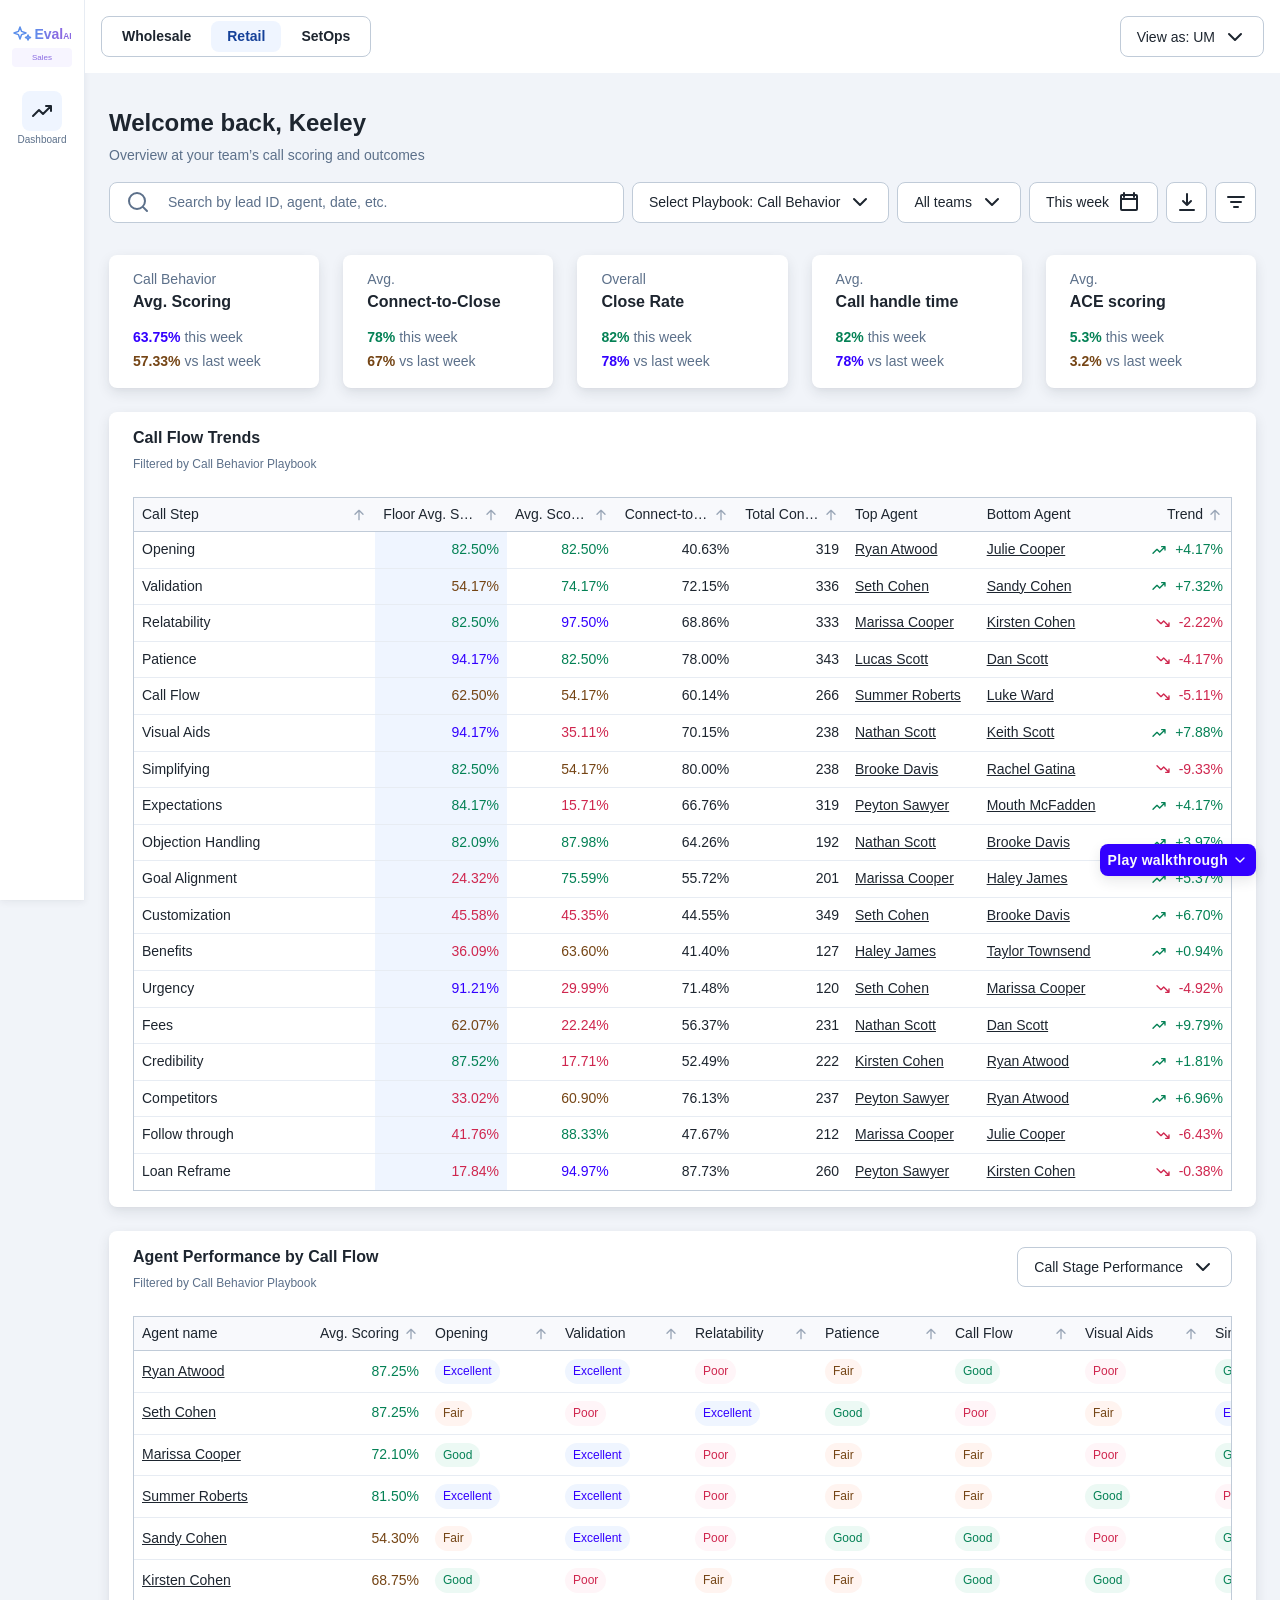
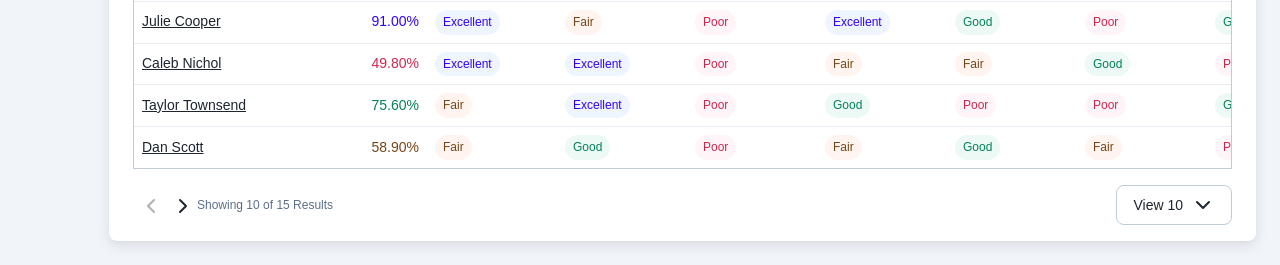
<file: index.html>
<!doctype html>
<html lang="en">
  <head>
    <meta charset="utf-8" />
    <meta name="viewport" content="width=device-width, initial-scale=1" />
    <title>EvalAI - Sales - Team Overview</title>
    <link rel="stylesheet" href="styles.css" />
    <link rel="stylesheet" href="wholesale.css" />
    <link rel="stylesheet" href="setops.css" />
    <link rel="stylesheet" href="tour.css" />
  </head>
  <body>
    <svg width="0" height="0" style="position: absolute" aria-hidden="true">
      <defs>
        <symbol id="i-search" viewBox="0 0 24 24"><path fill="none" stroke="currentColor" stroke-width="2" stroke-linecap="round" d="M11 19a8 8 0 1 0 0-16 8 8 0 0 0 0 16Zm10 2-4.35-4.35"/></symbol>
        <symbol id="i-chevron" viewBox="0 0 24 24"><path fill="none" stroke="currentColor" stroke-width="2" stroke-linecap="round" stroke-linejoin="round" d="m6 9 6 6 6-6"/></symbol>
        <symbol id="i-calendar" viewBox="0 0 24 24"><path fill="none" stroke="currentColor" stroke-width="2" stroke-linecap="round" stroke-linejoin="round" d="M7 3v4m10-4v4M4 9h16M5 5h14a1 1 0 0 1 1 1v13a1 1 0 0 1-1 1H5a1 1 0 0 1-1-1V6a1 1 0 0 1 1-1Z"/></symbol>
        <symbol id="i-download" viewBox="0 0 24 24"><path fill="none" stroke="currentColor" stroke-width="2" stroke-linecap="round" stroke-linejoin="round" d="M12 4v11m0 0-4-4m4 4 4-4M5 20h14"/></symbol>
        <symbol id="i-sort" viewBox="0 0 24 24"><path fill="none" stroke="currentColor" stroke-width="2" stroke-linecap="round" stroke-linejoin="round" d="M12 19V5m0 0-6 6m6-6 6 6"/></symbol>
        <symbol id="i-trend-up" viewBox="0 0 24 24"><path fill="none" stroke="currentColor" stroke-width="2" stroke-linecap="round" stroke-linejoin="round" d="m3 17 6-6 4 4 8-8m0 0h-5m5 0v5"/></symbol>
        <symbol id="i-trend-down" viewBox="0 0 24 24"><path fill="none" stroke="currentColor" stroke-width="2" stroke-linecap="round" stroke-linejoin="round" d="m3 7 6 6 4-4 8 8m0 0h-5m5 0v-5"/></symbol>
        <symbol id="i-check" viewBox="0 0 24 24"><path fill="none" stroke="currentColor" stroke-width="2" stroke-linecap="round" stroke-linejoin="round" d="m5 12.5 4.5 4.5L19 7.5"/></symbol>
        <symbol id="i-play" viewBox="0 0 16 16"><path fill="currentColor" d="M4.5 2.8v10.4a.5.5 0 0 0 .76.43l8.3-5.2a.5.5 0 0 0 0-.86l-8.3-5.2a.5.5 0 0 0-.76.43Z"/></symbol>
        <symbol id="i-pause" viewBox="0 0 16 16"><path fill="currentColor" d="M4 2.5h2.5v11H4v-11Zm5.5 0H12v11H9.5v-11Z"/></symbol>
        <linearGradient id="achieve-grad" gradientUnits="userSpaceOnUse" x1="0" y1="14.4" x2="5.1" y2="8.7">
          <stop offset="0" stop-color="#1f99ff"/>
          <stop offset="0.5" stop-color="#3300ff"/>
          <stop offset="1" stop-color="#1fa1ff"/>
        </linearGradient>
        <symbol id="i-logo-achieve" viewBox="0 0 16 16">
          <path d="M6.86371 2.33287L3.65619 11.6659L5.08373 12.1582L6.67513 7.5283C6.99731 6.59064 7.91789 3.62012 7.91789 3.62012C7.91789 3.62012 8.83854 6.59064 9.16072 7.5283L10.606 11.7334H12.2029L8.97206 2.33287C8.84644 1.96731 8.45146 1.6001 7.91789 1.6001C7.38439 1.6001 6.98941 1.96731 6.86371 2.33287Z" fill="#1FA1FF"/>
          <path d="M11.6031 5.04167C11.2282 4.85844 11.0725 4.40536 11.2554 4.02964C11.3862 3.76077 11.655 3.60449 11.9347 3.60449C12.0458 3.60449 12.1586 3.62913 12.2652 3.68125L16 5.35982L14.0882 8.98666C13.9054 9.36231 13.4532 9.51836 13.0784 9.33513C12.7034 9.1519 12.5478 8.69882 12.7306 8.3231C12.8414 8.09544 13.2376 7.51693 13.614 6.98434L4.59127 10.0978L4.10136 8.66584L13.1241 5.55239C12.4996 5.36475 11.8306 5.15292 11.6031 5.04167Z" fill="#3300FF"/>
          <path d="M0 11.8789C0 10.7759 0.710234 9.83624 1.6972 9.49561L4.10135 8.66602L4.59126 10.098L2.18889 10.9262C1.79444 11.0623 1.5104 11.438 1.5104 11.8789C1.5104 12.4347 1.96164 12.8869 2.51629 12.8869C2.95627 12.8869 3.33397 12.6035 3.46988 12.208L3.68037 11.5957L5.10791 12.0881L4.8975 12.7007C4.55773 13.6895 3.61703 14.4005 2.51629 14.4005C1.12876 14.4005 0 13.2693 0 11.8789Z" fill="url(#achieve-grad)"/>
        </symbol>
        <symbol id="i-logo-fdr" viewBox="0 0 34 16" fill="#D02529">
          <path d="M0 12.7932L7.57405 16C7.76957 15.4728 7.99515 14.9664 8.24631 14.4829L0 12.7932Z"/>
          <path d="M15.0232 8.85534C15.0466 8.84987 15.0701 8.84558 15.0944 8.83966L11.8079 0.694387L13.5 9.36453C13.9677 9.15982 14.4494 8.99454 14.9462 8.87219L15.0232 8.85534Z"/>
          <path d="M13.1301 9.5348C13.2163 9.49392 13.3024 9.45306 13.3898 9.41361L8.60114 2.05549L11.919 10.2436C12.2853 9.99191 12.6629 9.7664 13.0554 9.57099L13.1301 9.5348Z"/>
          <path d="M11.3799 10.6391C11.5247 10.5242 11.6745 10.4141 11.8268 10.3078L5.71362 4.03259L10.5223 11.3898C10.7744 11.1432 11.037 10.9114 11.3084 10.6934L11.3799 10.6391Z"/>
          <path d="M9.83393 12.1236C10.0285 11.8973 10.2301 11.681 10.4389 11.4728L3.25852 6.54782L9.32787 12.7556C9.47017 12.5645 9.61648 12.3799 9.76768 12.2015L9.83393 12.1236Z"/>
          <path d="M9.24093 12.8741L1.3295 9.50612L8.34321 14.2985C8.39021 14.2128 8.43745 14.1273 8.48578 14.0423L8.54668 13.9382"/>
          <path d="M15.215 0L15.2233 8.81051C15.7635 8.6974 16.3171 8.63385 16.8826 8.62561L15.215 0Z"/>
          <path d="M33.8984 12.7932L26.3243 16C26.1288 15.4728 25.9032 14.9664 25.6521 14.4829L33.8984 12.7932Z"/>
          <path d="M18.8752 8.85534C18.8517 8.84987 18.8283 8.84558 18.804 8.83966L22.0905 0.694387L20.3983 9.36453C19.9307 9.15982 19.449 8.99454 18.9522 8.87219L18.8752 8.85534Z"/>
          <path d="M20.7683 9.5348C20.6821 9.49392 20.596 9.45306 20.5086 9.41361L25.2973 2.05549L21.9794 10.2436C21.6131 9.99191 21.2354 9.7664 20.843 9.57099L20.7683 9.5348Z"/>
          <path d="M22.5185 10.6391C22.3737 10.5242 22.2239 10.4141 22.0716 10.3078L28.1848 4.03259L23.3761 11.3898C23.124 11.1432 22.8614 10.9114 22.59 10.6934L22.5185 10.6391Z"/>
          <path d="M24.0645 12.1236C23.8699 11.8973 23.6683 11.681 23.4595 11.4728L30.6399 6.54782L24.5705 12.7556C24.4282 12.5645 24.2819 12.3799 24.1307 12.2015L24.0645 12.1236Z"/>
          <path d="M24.6575 12.8741L32.5689 9.50612L25.5552 14.2985C25.5082 14.2128 25.461 14.1273 25.4126 14.0423L25.3517 13.9382"/>
          <path d="M18.6834 0L18.6751 8.81051C18.1349 8.6974 17.5813 8.63385 17.0158 8.62561L18.6834 0Z"/>
        </symbol>
        <symbol id="i-sparkle" viewBox="0 0 20 20"><path fill="none" stroke="#5c8feb" stroke-width="1.5" stroke-linejoin="round" d="M8 3l1.6 4.4L14 9l-4.4 1.6L8 15l-1.6-4.4L2 9l4.4-1.6L8 3Zm8 8 .7 1.8 1.8.7-1.8.7L16 16l-.7-1.8-1.8-.7 1.8-.7L16 11Z"/></symbol>
        <symbol id="i-edit" viewBox="0 0 24 24"><path fill="none" stroke="currentColor" stroke-width="2" stroke-linecap="round" stroke-linejoin="round" d="M11 4H4a2 2 0 0 0-2 2v14a2 2 0 0 0 2 2h14a2 2 0 0 0 2-2v-7M18.5 2.5a2.12 2.12 0 0 1 3 3L12 15l-4 1 1-4 9.5-9.5Z"/></symbol>
        <symbol id="i-x" viewBox="0 0 24 24"><path fill="none" stroke="currentColor" stroke-width="2" stroke-linecap="round" stroke-linejoin="round" d="M18 6 6 18M6 6l12 12"/></symbol>
        <symbol id="i-ai" viewBox="0 0 20 20"><path fill="none" stroke="currentColor" stroke-width="1.5" stroke-linejoin="round" d="M8 3l1.6 4.4L14 9l-4.4 1.6L8 15l-1.6-4.4L2 9l4.4-1.6L8 3Zm8 8 .7 1.8 1.8.7-1.8.7L16 16l-.7-1.8-1.8-.7 1.8-.7L16 11Z"/></symbol>
        <symbol id="i-check-circle" viewBox="0 0 24 24"><path fill="none" stroke="currentColor" stroke-width="2" stroke-linecap="round" stroke-linejoin="round" d="M12 21a9 9 0 1 0 0-18 9 9 0 0 0 0 18Zm-4-9 3 3 5-6"/></symbol>
        <symbol id="i-x-circle" viewBox="0 0 24 24"><path fill="none" stroke="currentColor" stroke-width="2" stroke-linecap="round" stroke-linejoin="round" d="M12 21a9 9 0 1 0 0-18 9 9 0 0 0 0 18Zm-3-12 6 6m0-6-6 6"/></symbol>
        <symbol id="i-flag" viewBox="0 0 24 24"><path fill="none" stroke="currentColor" stroke-width="2" stroke-linecap="round" stroke-linejoin="round" d="M5 21V4m0 0h12l-2.5 4L17 12H5"/></symbol>
        <symbol id="i-filter" viewBox="0 0 24 24"><path fill="none" stroke="currentColor" stroke-width="2" stroke-linecap="round" d="M4 7h16M7 12h10M10 17h4"/></symbol>
        <symbol id="i-grid" viewBox="0 0 24 24"><path fill="none" stroke="currentColor" stroke-width="2" stroke-linecap="round" stroke-linejoin="round" d="M4 4h7v7H4V4Zm9 0h7v7h-7V4ZM4 13h7v7H4v-7Zm9 0h7v7h-7v-7Z"/></symbol>
        <symbol id="i-users" viewBox="0 0 24 24"><path fill="none" stroke="currentColor" stroke-width="2" stroke-linecap="round" stroke-linejoin="round" d="M16 20v-1.5a3.5 3.5 0 0 0-3.5-3.5h-5A3.5 3.5 0 0 0 4 18.5V20M10 11a3.5 3.5 0 1 0 0-7 3.5 3.5 0 0 0 0 7Zm10 9v-1.5a3.5 3.5 0 0 0-2.5-3.35M15.5 4.15a3.5 3.5 0 0 1 0 6.7"/></symbol>
        <symbol id="i-bank" viewBox="0 0 24 24"><path fill="none" stroke="currentColor" stroke-width="2" stroke-linecap="round" stroke-linejoin="round" d="m3 10 9-6 9 6M5 10v8m4-8v8m6-8v8m4-8v8M3 20h18"/></symbol>
      </defs>
    </svg>

    <div class="note-pop" id="note-pop" role="dialog" aria-labelledby="note-title" hidden>
      <div class="note-head">
        <h2 id="note-title">Add note</h2>
        <button class="icon-btn note-x" id="note-x" type="button" aria-label="Close">
          <svg width="24" height="24"><use href="#i-x" /></svg>
        </button>
      </div>
      <div class="note-body">
        <textarea id="note-text" rows="3" placeholder="Add your own coaching note to send to your agent." aria-label="Coaching note"></textarea>
      </div>
      <div class="note-foot">
        <button class="tl-btn" id="note-cancel" type="button">Cancel</button>
        <button class="note-save" id="note-save" type="button">Save</button>
      </div>
    </div>

    <!-- Advanced filters: a drawer on the right that covers the page. Lives at body level so nothing in the top bar can clip or stack over it. -->
    <div class="gs-scrim" id="sr-scrim" hidden></div>
    <aside class="gs-panel" id="sr-panel" role="dialog" aria-modal="true" aria-labelledby="sr-panel-title" hidden>
      <div class="gs-title">
        <div>
          <h2 id="sr-panel-title">Advanced Filters</h2>
          <p>Select categories you want to filter by below</p>
        </div>
        <button class="gs-close" id="sg-close" type="button" aria-label="Close advanced filters">
          <svg width="24" height="24"><use href="#i-x" /></svg>
        </button>
      </div>
      <div class="gs-body" id="sr-cats">
        <div class="fc">
          <label class="fc-label"><input type="checkbox" data-sec="fields" /><span>By field</span></label>
          <div class="fc-body" id="sec-fields" hidden>
          <div class="gs-fields" id="sg-fields">
            <label>Phone (ANI)<input data-sf="phone" type="text" autocomplete="off" placeholder="(480) 555-0142" /></label>
            <label>Address<input data-sf="address" type="text" autocomplete="off" placeholder="123 Main St" /></label>
            <label>Lead ID<input data-sf="lead" type="text" autocomplete="off" placeholder="#482113" /></label>
            <label>FDR ID<input data-sf="fdr" type="text" autocomplete="off" placeholder="FDR-48213" /></label>
            <label>Email<input data-sf="email" type="text" autocomplete="off" placeholder="jane@example.com" /></label>
            <label>Customer name<input data-sf="customer" type="text" autocomplete="off" placeholder="Jane Smith" /></label>
          </div>
          <div class="gs-match" id="sg-match" role="group" aria-label="Match mode">
            <span>Match</span>
            <button class="sr-opt" type="button" data-match="any" aria-pressed="true">Any field</button>
            <button class="sr-opt" type="button" data-match="all" aria-pressed="false">All fields</button>
          </div>
          <p class="sr-hint">Use commas for more than one value in a field (any of them matches). "All fields" requires a match in every field you filled in.</p>
          </div>
        </div>
        <div class="fc">
          <label class="fc-label"><input type="checkbox" data-sec="tod" /><span>Time of day</span></label>
          <div class="fc-body" id="sec-tod" hidden><div class="fc-chips" id="fc-opts-tod" role="group" aria-label="Time of day"></div></div>
        </div>
        <div class="fc">
          <label class="fc-label"><input type="checkbox" data-sec="outcome" /><span>DPR outcome</span></label>
          <div class="fc-body" id="sec-outcome" hidden><div class="fc-chips" id="fc-opts-outcome" role="group" aria-label="DPR outcome"></div></div>
        </div>
        <div class="fc">
          <label class="fc-label"><input type="checkbox" data-sec="opp" /><span>Opportunity Type</span></label>
          <div class="fc-body" id="sec-opp" hidden><div class="fc-chips" id="fc-opts-opp" role="group" aria-label="Opportunity type"></div></div>
        </div>
        <div class="fc">
          <label class="fc-label"><input type="checkbox" data-sec="utm" /><span>UTM</span></label>
          <div class="fc-body" id="sec-utm" hidden><div class="fc-chips" id="fc-opts-utm" role="group" aria-label="UTM"></div></div>
        </div>
        <div class="fc">
          <label class="fc-label"><input type="checkbox" data-sec="dur" /><span>Call duration</span></label>
          <div class="fc-body" id="sec-dur" hidden>
            <div class="fc-range">
              <label class="fc-f">Min (minutes)<input id="sr-dur-min" type="number" min="0" step="0.5" aria-label="Minimum duration in minutes" /></label>
              <span class="to">to</span>
              <label class="fc-f">Max (minutes)<input id="sr-dur-max" type="number" min="0" step="0.5" aria-label="Maximum duration in minutes" /></label>
            </div>
          </div>
        </div>
        <div class="fc">
          <label class="fc-label"><input type="checkbox" data-sec="date" /><span>Call date</span></label>
          <div class="fc-body" id="sec-date" hidden>
            <div class="fc-range">
              <label class="fc-f">From<input id="sr-date-from" type="date" aria-label="Call date from" /></label>
              <span class="to">to</span>
              <label class="fc-f">To<input id="sr-date-to" type="date" aria-label="Call date to" /></label>
            </div>
          </div>
        </div>
        <div class="fc">
          <label class="fc-label"><input type="checkbox" data-sec="type" /><span>Call type</span></label>
          <div class="fc-body" id="sec-type" hidden><div class="fc-chips" id="fc-opts-type" role="group" aria-label="Call type"></div></div>
        </div>
        <div class="fc">
          <label class="fc-label"><input type="checkbox" data-sec="leadSource" /><span>Lead source</span></label>
          <div class="fc-body" id="sec-leadSource" hidden><div class="fc-chips" id="fc-opts-leadSource" role="group" aria-label="Lead source type"></div></div>
        </div>
        <div class="fc">
          <label class="fc-label"><input type="checkbox" data-sec="abi" /><span>ABI bucket</span></label>
          <div class="fc-body" id="sec-abi" hidden><div class="fc-chips" id="fc-opts-abi" role="group" aria-label="ABI bucket"></div></div>
        </div>
        <div class="fc">
          <label class="fc-label"><input type="checkbox" data-sec="tags" /><span>Behavior tags</span></label>
          <div class="fc-body" id="sec-tags" hidden><div class="fc-chips" id="fc-opts-tags" role="group" aria-label="Behavior tags"></div></div>
        </div>
        <div class="fc">
          <label class="fc-label"><input type="checkbox" data-sec="debt" /><span>Eligible debt</span></label>
          <div class="fc-body" id="sec-debt" hidden>
            <div class="fc-range">
              <label class="fc-f">Min (%)<input id="sr-debt-min" type="number" min="0" max="100" aria-label="Minimum eligible debt percent" /></label>
              <span class="to">to</span>
              <label class="fc-f">Max (%)<input id="sr-debt-max" type="number" min="0" max="100" aria-label="Maximum eligible debt percent" /></label>
            </div>
          </div>
        </div>
      </div>
      <div class="gs-foot">
        <span class="gs-count" id="sg-count" aria-live="polite"></span>
        <div class="gs-actions">
          <button class="gs-btn" id="sg-clear" type="button"><svg width="16" height="16" aria-hidden="true"><use href="#i-x-circle" /></svg>Clear</button>
          <div class="gs-actions-end">
            <button class="gs-btn" id="sg-cancel" type="button">Cancel</button>
            <button class="gs-btn gs-btn-solid" id="sg-go" type="button">Update results</button>
          </div>
        </div>
      </div>
    </aside>

    <nav class="sidenav" aria-label="Primary">
      <div class="logo">
        <div class="logo-mark">
          <svg width="20" height="20"><use href="#i-sparkle" /></svg>
          <span class="logo-text">Eval<small>AI</small></span>
        </div>
        <div class="logo-badge" id="logo-badge">Sales</div>
      </div>
      <a class="nav-item" id="nav-dash" href="#/" aria-current="page">
        <span class="icon-btn"><svg width="24" height="24"><use href="#i-trend-up" /></svg></span>
        Dashboard
      </a>
      <a class="nav-item" id="nav-creditors" href="#/setops/creditors" hidden>
        <span class="icon-btn"><svg width="24" height="24"><use href="#i-bank" /></svg></span>
        Creditors
      </a>
      <a class="nav-item" id="nav-analysis" href="#/wholesale/analysis" hidden>
        <span class="icon-btn"><svg width="24" height="24"><use href="#i-users" /></svg></span>
        Agent Analysis
      </a>
      <a class="nav-item" id="nav-complaints" href="#/wholesale/complaints" hidden>
        <span class="icon-btn"><svg width="24" height="24"><use href="#i-flag" /></svg></span>
        Complaints
      </a>
    </nav>

    <header class="topbar">
      <div class="seg" id="line-toggle" role="group" aria-label="Line of business">
        <button type="button" data-line="Wholesale" aria-pressed="false">Wholesale</button>
        <button type="button" data-line="Retail" aria-pressed="true">Retail</button>
        <button type="button" data-line="SetOps" aria-pressed="false">SetOps</button>
      </div>
      <div class="gs" id="gs">
        <div class="sr-box gs-bar" id="sr-box">
          <svg width="24" height="24"><use href="#i-search" /></svg>
          <span class="sr-toks" id="sr-toks"></span>
          <input id="sr-input" type="text" autocomplete="off" aria-label="Search calls by lead ID, agent, FDR ID, date, phone, address, email or name" />
          <button class="gs-x" id="sg-x" type="button" aria-label="Clear search and filters" hidden>×</button>
        </div>
      </div>
      <div class="gs-adv" id="gs-adv">
        <button class="icon-btn adv-btn" id="sr-filter-btn" type="button" title="Advanced filters" aria-label="Advanced filters" aria-haspopup="dialog" aria-expanded="false" aria-controls="sr-panel">
          <svg width="24" height="24"><use href="#i-filter" /></svg>
          <span class="sr-badge" id="sr-badge" hidden></span>
        </button>
      </div>
      <div class="dd" id="dd-role">
        <button class="dd-trigger" type="button" aria-haspopup="listbox" aria-label="View the Sales dashboard as a UM or an SM"></button>
        <div class="dd-menu" role="listbox"></div>
      </div>
      <div class="dd" id="dd-so-user" hidden>
        <button class="dd-trigger" type="button" aria-haspopup="listbox" aria-label="Prototype only: view SetOps as a different user"></button>
        <div class="dd-menu" role="listbox"></div>
      </div>
    </header>

    <!-- SetOps: entry dashboard (3283:5658) -->
    <main class="page" id="page-sodash" hidden>
      <header class="page-header">
        <div>
          <h1 id="sod-h1">Welcome back, Simone</h1>
          <p id="sod-sub">Overview at your teams call scoring and outcomes.</p>
        </div>
        <div class="filters">
          <label class="field">
            <input id="sod-search" type="search" placeholder="Search" aria-label="Search workgroups and agents" />
            <svg width="24" height="24"><use href="#i-search" /></svg>
          </label>
          <div class="dd" id="dd-sod-wg">
            <button class="dd-trigger" type="button" aria-haspopup="listbox"></button>
            <div class="dd-menu" role="listbox"></div>
          </div>
          <div class="dd" id="dd-sod-creditor">
            <button class="dd-trigger" type="button" aria-haspopup="listbox"></button>
            <div class="dd-menu" role="listbox"></div>
          </div>
          <div class="dd" id="dd-sod-tag">
            <button class="dd-trigger" type="button" aria-haspopup="listbox"></button>
            <div class="dd-menu" role="listbox"></div>
          </div>
          <div class="dd" id="dd-sod-stage">
            <button class="dd-trigger" type="button" aria-haspopup="listbox"></button>
            <div class="dd-menu" role="listbox"></div>
          </div>
          <div class="dd" id="dd-sod-level">
            <button class="dd-trigger" type="button" aria-haspopup="listbox"></button>
            <div class="dd-menu" role="listbox"></div>
          </div>
          <div class="dd" id="dd-sod-dir">
            <button class="dd-trigger" type="button" aria-haspopup="listbox"></button>
            <div class="dd-menu" role="listbox"></div>
          </div>
          <div class="dd" id="dd-sod-date">
            <button class="dd-trigger" type="button" aria-haspopup="listbox"></button>
            <div class="dd-menu" role="listbox"></div>
          </div>
          <button class="icon-btn" id="sod-download" type="button" aria-label="Download agent performance as CSV">
            <svg width="24" height="24"><use href="#i-download" /></svg>
          </button>
        </div>
      </header>

      <div class="content">
        <section class="kpi-row so-kpis" id="sod-kpis" aria-label="Key metrics"></section>
        <div class="so-split">
          <section class="card">
            <div class="section-head"><h2>Workgroup Performance</h2></div>
            <div class="table-wrap"><table id="sod-wg"></table></div>
          </section>
          <section class="card">
            <div class="section-head"><h2>Performance by Call Stage</h2></div>
            <div class="table-wrap"><table id="sod-stages"></table></div>
          </section>
        </div>

        <section class="card">
          <div class="section-head"><h2>Agent Performance</h2></div>
          <div class="table-wrap so-matrix-wrap"><table id="sod-agents" class="wide so-matrix"></table></div>
          <nav class="pager" aria-label="Agent table pagination">
            <div class="pager-left">
              <button class="pg-btn pg-prev" id="sod-a-prev" type="button" aria-label="Previous page"><svg width="24" height="24"><use href="#i-chevron" /></svg></button>
              <button class="pg-btn pg-next" id="sod-a-next" type="button" aria-label="Next page"><svg width="24" height="24"><use href="#i-chevron" /></svg></button>
              <span class="pager-text" id="sod-a-text"></span>
            </div>
            <div class="dd up" id="dd-sod-a-size">
              <button class="dd-trigger" type="button" aria-haspopup="listbox"></button>
              <div class="dd-menu" role="listbox"></div>
            </div>
          </nav>
        </section>

        <section class="card">
          <div class="section-head"><h2>Creditor Performance</h2></div>
          <div class="table-wrap"><table id="sod-creditors"></table></div>
        </section>
      </div>
    </main>

    <!-- SetOps: Creditors overview -->
    <main class="page" id="page-socreditors" hidden>
      <a class="back" href="#/setops"><svg width="16" height="16"><use href="#i-chevron" /></svg>Dashboard</a>
      <header class="page-header">
        <div>
          <h1>Creditors</h1>
          <p id="socr-sub"></p>
        </div>
        <div class="filters">
          <label class="field">
            <input id="socr-search" type="search" placeholder="Search creditors" aria-label="Search creditors" />
            <svg width="24" height="24"><use href="#i-search" /></svg>
          </label>
          <div class="dd" id="dd-socr-wg">
            <button class="dd-trigger" type="button" aria-haspopup="listbox"></button>
            <div class="dd-menu" role="listbox"></div>
          </div>
          <div class="dd" id="dd-socr-tag">
            <button class="dd-trigger" type="button" aria-haspopup="listbox"></button>
            <div class="dd-menu" role="listbox"></div>
          </div>
          <div class="dd" id="dd-socr-dir">
            <button class="dd-trigger" type="button" aria-haspopup="listbox"></button>
            <div class="dd-menu" role="listbox"></div>
          </div>
          <div class="dd" id="dd-socr-date">
            <button class="dd-trigger" type="button" aria-haspopup="listbox"></button>
            <div class="dd-menu" role="listbox"></div>
          </div>
          <button class="icon-btn" id="socr-download" type="button" aria-label="Download creditor performance as CSV">
            <svg width="24" height="24"><use href="#i-download" /></svg>
          </button>
        </div>
      </header>

      <div class="content">
        <section class="kpi-row so-kpis" id="socr-kpis" aria-label="Key metrics"></section>
        <section class="card">
          <div class="section-head"><h2>Creditor Performance</h2></div>
          <div class="table-wrap"><table id="socr-table"></table></div>
        </section>
        <section class="card">
          <div class="section-head"><h2>Creditor Performance by Call Stage</h2></div>
          <div class="table-wrap so-matrix-wrap"><table id="socr-matrix" class="so-matrix"></table></div>
        </section>
      </div>
    </main>

    <!-- SetOps: Call Records (drill-down from dashboard and agent view) -->
    <main class="page" id="page-socalls" hidden>
      <a class="back" id="sol-back" href="#/setops"><svg width="16" height="16"><use href="#i-chevron" /></svg><span id="sol-back-name">Dashboard</span></a>
      <header class="page-header">
        <div>
          <h1 id="sol-title">Call Records</h1>
          <p id="sol-sub"></p>
        </div>
        <div class="filters">
          <div class="dd" id="dd-sol-agent">
            <button class="dd-trigger" type="button" aria-haspopup="listbox"></button>
            <div class="dd-menu" role="listbox"></div>
          </div>
          <div class="dd" id="dd-sol-wg">
            <button class="dd-trigger" type="button" aria-haspopup="listbox"></button>
            <div class="dd-menu" role="listbox"></div>
          </div>
          <div class="dd" id="dd-sol-creditor">
            <button class="dd-trigger" type="button" aria-haspopup="listbox"></button>
            <div class="dd-menu" role="listbox"></div>
          </div>
          <div class="dd" id="dd-sol-stage">
            <button class="dd-trigger" type="button" aria-haspopup="listbox"></button>
            <div class="dd-menu" role="listbox"></div>
          </div>
          <div class="dd" id="dd-sol-level">
            <button class="dd-trigger" type="button" aria-haspopup="listbox"></button>
            <div class="dd-menu" role="listbox"></div>
          </div>
          <div class="dd" id="dd-sol-tag">
            <button class="dd-trigger" type="button" aria-haspopup="listbox"></button>
            <div class="dd-menu" role="listbox"></div>
          </div>
          <div class="dd" id="dd-sol-dir">
            <button class="dd-trigger" type="button" aria-haspopup="listbox"></button>
            <div class="dd-menu" role="listbox"></div>
          </div>
          <button class="icon-btn" id="sol-download" type="button" aria-label="Download call records as CSV">
            <svg width="24" height="24"><use href="#i-download" /></svg>
          </button>
        </div>
      </header>

      <div class="content">
        <section class="kpi-row so-kpis" id="sol-kpis" aria-label="Key metrics"></section>
        <section class="card">
          <div class="section-head"><h2>Calls</h2></div>
          <div id="sol-dist"></div>
          <div class="table-wrap"><table id="sol-table"></table></div>
          <nav class="pager" aria-label="Call records pagination">
            <div class="pager-left">
              <button class="pg-btn pg-prev" id="sol-prev" type="button" aria-label="Previous page"><svg width="24" height="24"><use href="#i-chevron" /></svg></button>
              <button class="pg-btn pg-next" id="sol-next" type="button" aria-label="Next page"><svg width="24" height="24"><use href="#i-chevron" /></svg></button>
              <span class="pager-text" id="sol-text"></span>
            </div>
            <div class="dd up" id="dd-sol-size">
              <button class="dd-trigger" type="button" aria-haspopup="listbox"></button>
              <div class="dd-menu" role="listbox"></div>
            </div>
          </nav>
        </section>
      </div>
    </main>

    <!-- SetOps: agent view, outbound (2470:25844) and inbound (2470:26722) -->
    <main class="page" id="page-soagent" hidden>
      <a class="back" href="#/setops"><svg width="16" height="16"><use href="#i-chevron" /></svg>Dashboard</a>
      <header class="page-header">
        <div>
          <div class="agent-title">
            <span class="avatar" id="soa-avatar" aria-hidden="true"></span>
            <h1 id="soa-name"></h1>
          </div>
        </div>
        <div class="filters">
          <div class="dd" id="dd-soa-tag">
            <button class="dd-trigger" type="button" aria-haspopup="listbox"></button>
            <div class="dd-menu" role="listbox"></div>
          </div>
          <div class="dd" id="dd-soa-stage">
            <button class="dd-trigger" type="button" aria-haspopup="listbox"></button>
            <div class="dd-menu" role="listbox"></div>
          </div>
          <div class="dd" id="dd-soa-dir">
            <button class="dd-trigger" type="button" aria-haspopup="listbox"></button>
            <div class="dd-menu" role="listbox"></div>
          </div>
          <div class="dd" id="dd-soa-date">
            <button class="dd-trigger" type="button" aria-haspopup="listbox"></button>
            <div class="dd-menu" role="listbox"></div>
          </div>
          <button class="icon-btn" id="soa-download" type="button" aria-label="Download recent calls as CSV">
            <svg width="24" height="24"><use href="#i-download" /></svg>
          </button>
        </div>
      </header>

      <div class="content">
        <section class="kpi-row so-kpis" id="soa-kpis" aria-label="Key metrics"></section>

        <section class="card stack">
          <div class="section-head split">
            <div>
              <h2>Call Stage Trends</h2>
              <p id="soa-chart-note"></p>
            </div>
          </div>
          <div class="legend" id="soa-legend"></div>
          <div class="chart-box">
            <div class="chart-main">
              <div class="y-axis" id="soa-y"></div>
              <div class="plot" id="soa-plot"></div>
            </div>
            <div class="x-axis" id="soa-x"></div>
          </div>
        </section>

        <section class="card">
          <div class="section-head"><h2>Performance by Creditor</h2></div>
          <div class="table-wrap"><table id="soa-creditors"></table></div>
        </section>

        <section class="card">
          <div class="section-head"><h2>Recent Calls</h2></div>
          <div class="table-wrap"><table id="soa-calls"></table></div>
          <nav class="pager" aria-label="Recent calls pagination">
            <div class="pager-left">
              <button class="pg-btn pg-prev" id="soa-c-prev" type="button" aria-label="Previous page"><svg width="24" height="24"><use href="#i-chevron" /></svg></button>
              <button class="pg-btn pg-next" id="soa-c-next" type="button" aria-label="Next page"><svg width="24" height="24"><use href="#i-chevron" /></svg></button>
              <span class="pager-text" id="soa-c-text"></span>
            </div>
            <div class="dd up" id="dd-soa-c-size">
              <button class="dd-trigger" type="button" aria-haspopup="listbox"></button>
              <div class="dd-menu" role="listbox"></div>
            </div>
          </nav>
        </section>
      </div>
    </main>

    <!-- SetOps: call details, results (2893:8350) and transcript (2885:7672) -->
    <main class="page" id="page-socall" hidden>
      <a class="back" id="soc-back" href="#/setops"><svg width="16" height="16"><use href="#i-chevron" /></svg><span id="soc-back-name"></span></a>
      <header class="page-header">
        <div>
          <h1 id="soc-title"></h1>
        </div>
      </header>

      <div class="cd-grid">
        <aside class="cd-side">
          <section class="card stack" id="soc-overview"></section>
          <section class="card stack" id="soc-summary"></section>
        </aside>
        <section class="card cd-panel">
          <div class="cd-panel-head">
            <div>
              <h2>Call Details</h2>
              <p id="soc-meta"></p>
            </div>
            <div class="cd-tools">
              <div class="seg" id="soc-tabs" role="group" aria-label="Call view">
                <button type="button" data-tab="transcript" aria-pressed="false">Transcript</button>
                <button type="button" data-tab="results" aria-pressed="true">Results</button>
              </div>
              <button class="so-dl" id="soc-download" type="button" aria-label="Download call as CSV">
                <svg width="24" height="24"><use href="#i-download" /></svg>
              </button>
            </div>
          </div>
          <div id="soc-steps"></div>
          <div id="soc-results"></div>
          <div id="soc-transcript" hidden></div>
        </section>
      </div>

      <div class="player" id="soc-player">
        <button class="player-btn" id="soc-play" type="button" aria-label="Play call"></button>
        <div class="player-track" id="soc-track" role="slider" aria-label="Call position" tabindex="0"><i id="soc-fill"></i></div>
        <span class="player-time" id="soc-time"></span>
      </div>
    </main>

    <!-- Wholesale: entry dashboard (4106:13345) -->
    <main class="page" id="page-wsdash" hidden>
      <header class="page-header">
        <div>
          <h1>Welcome back, Nathan</h1>
          <p>An overview of partners and compliance scoring.</p>
        </div>
        <div class="filters">
          <label class="field">
            <input id="wsd-search" type="search" placeholder="Search" aria-label="Search partners" />
            <svg width="24" height="24"><use href="#i-search" /></svg>
          </label>
          <div class="dd" id="dd-wsd-date">
            <button class="dd-trigger" type="button" aria-haspopup="listbox"></button>
            <div class="dd-menu" role="listbox"></div>
          </div>
          <button class="icon-btn" id="wsd-download" type="button" aria-label="Download partner performance as CSV">
            <svg width="24" height="24"><use href="#i-download" /></svg>
          </button>
        </div>
      </header>

      <div class="content">
        <section class="kpi-row ws-kpis" id="wsd-kpis" aria-label="Key metrics"></section>
        <div class="ws-split">
          <section class="card">
            <div class="section-head"><h2>Partner Performance</h2></div>
            <div class="table-wrap"><table id="wsd-partners"></table></div>
          </section>
          <section class="card">
            <div class="section-head"><h2>Category Performance</h2></div>
            <div class="table-wrap"><table id="wsd-cats"></table></div>
            <p class="ws-note" id="wsd-cats-note"></p>
          </section>
        </div>

        <div class="ws-split even">
          <section class="card">
            <div class="section-head"><h2>Top 5 Performing Partners</h2></div>
            <div class="table-wrap"><table id="wsd-top"></table></div>
          </section>
          <section class="card">
            <div class="section-head"><h2>Attention Required (Bottom 5)</h2></div>
            <div class="table-wrap"><table id="wsd-bottom"></table></div>
          </section>
        </div>

        <div class="ws-split even">
          <section class="card">
            <div class="section-head"><h2>Partner Quality Benchmark: Pass Rate (%)</h2></div>
            <div id="wsd-chart-partners"></div>
          </section>
          <section class="card">
            <div class="section-head"><h2>Compliance Risk Exposure: Category Fail Rate (%)</h2></div>
            <div id="wsd-chart-cats"></div>
          </section>
        </div>

        <section class="card">
          <div class="section-head"><h2>Partner Performance Breakdown by Compliance Category</h2></div>
          <div class="table-wrap"><table id="wsd-matrix"></table></div>
        </section>
      </div>
    </main>

    <!-- Wholesale: partner overview (4106:14405) -->
    <main class="page" id="page-wspartner" hidden>
      <a class="back" href="#/wholesale"><svg width="16" height="16"><use href="#i-chevron" /></svg>Dashboard</a>
      <header class="page-header">
        <div>
          <h1 id="wp-name"></h1>
          <p id="wp-sub">Detailed view for partner’s performance</p>
        </div>
        <div class="filters">
          <label class="field">
            <input id="wp-search" type="search" placeholder="Search" aria-label="Search agents and calls" />
            <svg width="24" height="24"><use href="#i-search" /></svg>
          </label>
          <div class="dd" id="dd-wp-agent">
            <button class="dd-trigger" type="button" aria-haspopup="listbox"></button>
            <div class="dd-menu" role="listbox"></div>
          </div>
          <div class="dd" id="dd-wp-date">
            <button class="dd-trigger" type="button" aria-haspopup="listbox"></button>
            <div class="dd-menu" role="listbox"></div>
          </div>
          <button class="icon-btn" id="wp-download" type="button" aria-label="Download recent calls as CSV">
            <svg width="24" height="24"><use href="#i-download" /></svg>
          </button>
        </div>
      </header>

      <div class="content">
        <section class="kpi-row ws-kpis" id="wp-kpis" aria-label="Key metrics"></section>

        <section class="card">
          <div class="section-head"><h2>Agent Performance</h2></div>
          <div class="table-wrap"><table id="wp-agents"></table></div>
          <nav class="pager" aria-label="Agent table pagination">
            <div class="pager-left">
              <button class="pg-btn pg-prev" id="wp-a-prev" type="button" aria-label="Previous page"><svg width="24" height="24"><use href="#i-chevron" /></svg></button>
              <button class="pg-btn pg-next" id="wp-a-next" type="button" aria-label="Next page"><svg width="24" height="24"><use href="#i-chevron" /></svg></button>
              <span class="pager-text" id="wp-a-text"></span>
            </div>
            <div class="dd up" id="dd-wp-a-size">
              <button class="dd-trigger" type="button" aria-haspopup="listbox"></button>
              <div class="dd-menu" role="listbox"></div>
            </div>
          </nav>
        </section>

        <section class="card">
          <div class="section-head"><h2>Category Performance</h2></div>
          <div class="table-wrap"><table id="wp-cats"></table></div>
        </section>

        <section class="card">
          <div class="section-head"><h2>Complaints</h2><p id="wp-complaints-sub"></p></div>
          <div class="table-wrap"><table id="wp-complaints"></table></div>
        </section>

        <section class="card">
          <div class="section-head"><h2>Recent Calls</h2></div>
          <div class="table-wrap"><table id="wp-calls"></table></div>
          <nav class="pager" aria-label="Recent calls pagination">
            <div class="pager-left">
              <button class="pg-btn pg-prev" id="wp-c-prev" type="button" aria-label="Previous page"><svg width="24" height="24"><use href="#i-chevron" /></svg></button>
              <button class="pg-btn pg-next" id="wp-c-next" type="button" aria-label="Next page"><svg width="24" height="24"><use href="#i-chevron" /></svg></button>
              <span class="pager-text" id="wp-c-text"></span>
            </div>
            <div class="dd up" id="dd-wp-c-size">
              <button class="dd-trigger" type="button" aria-haspopup="listbox"></button>
              <div class="dd-menu" role="listbox"></div>
            </div>
          </nav>
        </section>
      </div>
    </main>

    <!-- Wholesale: agent overview (4106:16429) -->
    <main class="page" id="page-wsagent" hidden>
      <a class="back" id="wa-back" href="#/wholesale"><svg width="16" height="16"><use href="#i-chevron" /></svg><span id="wa-back-name"></span></a>
      <header class="page-header">
        <div>
          <h1 id="wa-name"></h1>
          <div class="subheader">
            <span class="tag"><span class="k">Partner:</span><a class="agent-link" id="wa-partner" href="#/wholesale"></a></span>
          </div>
        </div>
        <div class="filters">
          <label class="field">
            <input id="wa-search" type="search" placeholder="Search" aria-label="Search calls" />
            <svg width="24" height="24"><use href="#i-search" /></svg>
          </label>
          <div class="dd" id="dd-wa-date">
            <button class="dd-trigger" type="button" aria-haspopup="listbox"></button>
            <div class="dd-menu" role="listbox"></div>
          </div>
          <button class="icon-btn" id="wa-download" type="button" aria-label="Download recent calls as CSV">
            <svg width="24" height="24"><use href="#i-download" /></svg>
          </button>
        </div>
      </header>

      <div class="content">
        <section class="kpi-row ws-kpis" id="wa-kpis" aria-label="Key metrics"></section>

        <section class="card">
          <div class="section-head"><h2>Performance by Category</h2></div>
          <div class="table-wrap"><table id="wa-cats"></table></div>
        </section>

        <section class="card">
          <div class="section-head"><h2>Recent Calls</h2></div>
          <div class="table-wrap"><table id="wa-calls"></table></div>
          <nav class="pager" aria-label="Recent calls pagination">
            <div class="pager-left">
              <button class="pg-btn pg-prev" id="wa-c-prev" type="button" aria-label="Previous page"><svg width="24" height="24"><use href="#i-chevron" /></svg></button>
              <button class="pg-btn pg-next" id="wa-c-next" type="button" aria-label="Next page"><svg width="24" height="24"><use href="#i-chevron" /></svg></button>
              <span class="pager-text" id="wa-c-text"></span>
            </div>
            <div class="dd up" id="dd-wa-c-size">
              <button class="dd-trigger" type="button" aria-haspopup="listbox"></button>
              <div class="dd-menu" role="listbox"></div>
            </div>
          </nav>
        </section>
      </div>
    </main>

    <!-- Wholesale: call details, categories (4106:20703) and transcript (4106:21230) -->
    <main class="page" id="page-wscall" hidden>
      <a class="back" id="wc-back" href="#/wholesale"><svg width="16" height="16"><use href="#i-chevron" /></svg><span id="wc-back-name"></span></a>
      <header class="page-header">
        <div>
          <h1>Call Details</h1>
        </div>
        <div class="filters">
          <label class="field" id="wc-search-field" hidden>
            <input id="wc-search" type="search" placeholder="Search" aria-label="Search this call" />
            <svg width="24" height="24"><use href="#i-search" /></svg>
          </label>
          <button class="icon-btn" id="wc-download" type="button" aria-label="Download call as CSV">
            <svg width="24" height="24"><use href="#i-download" /></svg>
          </button>
        </div>
      </header>

      <div class="wcd-banner" id="wc-complaint" hidden></div>

      <section class="card cd-panel">
        <div class="cd-panel-head">
          <div>
            <h2>Call Results</h2>
            <p id="wc-meta"></p>
          </div>
          <div class="cd-tools">
            <div class="dd" id="dd-wc-sort">
              <button class="dd-trigger" type="button" aria-haspopup="listbox"></button>
              <div class="dd-menu" role="listbox"></div>
            </div>
            <div class="seg" id="wc-tabs" role="group" aria-label="Call view">
              <button type="button" data-tab="categories" aria-pressed="true">Categories</button>
              <button type="button" data-tab="transcript" aria-pressed="false">Transcript</button>
            </div>
          </div>
        </div>
        <div id="wc-cats"></div>
        <div id="wc-transcript" hidden></div>
      </section>

      <div class="player" id="wc-player">
        <button class="player-btn" id="wc-play" type="button" aria-label="Play call"></button>
        <div class="player-track" id="wc-track" role="slider" aria-label="Call position" tabindex="0"><i id="wc-fill"></i></div>
        <span class="player-time" id="wc-time"></span>
      </div>
    </main>

    <!-- Wholesale: agent analysis (coaching priority) and agent statement audit -->
    <main class="page" id="page-wsanalysis" hidden>
      <header class="page-header">
        <div>
          <h1>Agent Analysis</h1>
          <p id="wan-sub"></p>
        </div>
        <div class="filters">
          <label class="field">
            <input id="wan-search" type="search" placeholder="Search" aria-label="Search agents and statements" />
            <svg width="24" height="24"><use href="#i-search" /></svg>
          </label>
          <div class="dd" id="dd-wan-partner">
            <button class="dd-trigger" type="button" aria-haspopup="listbox"></button>
            <div class="dd-menu" role="listbox"></div>
          </div>
          <div class="dd wan-a" id="dd-wan-priority">
            <button class="dd-trigger" type="button" aria-haspopup="listbox"></button>
            <div class="dd-menu" role="listbox"></div>
          </div>
          <div class="dd wan-s" id="dd-wan-result" hidden>
            <button class="dd-trigger" type="button" aria-haspopup="listbox"></button>
            <div class="dd-menu" role="listbox"></div>
          </div>
          <div class="dd wan-s" id="dd-wan-cat" hidden>
            <button class="dd-trigger" type="button" aria-haspopup="listbox"></button>
            <div class="dd-menu" role="listbox"></div>
          </div>
          <button class="icon-btn" id="wan-download" type="button" aria-label="Download as CSV">
            <svg width="24" height="24"><use href="#i-download" /></svg>
          </button>
        </div>
      </header>

      <div class="content">
        <div class="seg" id="wan-tabs" role="group" aria-label="Agent analysis view">
          <button type="button" data-tab="analysis" aria-pressed="true">Agent Analysis</button>
          <button type="button" data-tab="audit" aria-pressed="false">Statement Audit</button>
        </div>

        <section class="kpi-row ws-kpis wan-a" id="wan-a-kpis" aria-label="Key metrics"></section>
        <section class="card wan-a">
          <div class="section-head"><h2>Agent Coaching Priority</h2></div>
          <div class="table-wrap"><table id="wan-a-table"></table></div>
          <nav class="pager" aria-label="Agent analysis pagination">
            <div class="pager-left">
              <button class="pg-btn pg-prev" id="wan-a-prev" type="button" aria-label="Previous page"><svg width="24" height="24"><use href="#i-chevron" /></svg></button>
              <button class="pg-btn pg-next" id="wan-a-next" type="button" aria-label="Next page"><svg width="24" height="24"><use href="#i-chevron" /></svg></button>
              <span class="pager-text" id="wan-a-text"></span>
            </div>
            <div class="dd up" id="dd-wan-a-size">
              <button class="dd-trigger" type="button" aria-haspopup="listbox"></button>
              <div class="dd-menu" role="listbox"></div>
            </div>
          </nav>
        </section>
        <section class="card wan-a">
          <div class="section-head split">
            <div>
              <h2>Top Failing Agents by Category</h2>
              <p>The agents who failed the most calls in each category, with the coaching focus.</p>
            </div>
            <div class="seg" id="wan-top-cat" role="group" aria-label="Category">
              <button type="button" data-cat="C" aria-pressed="true">Credit Impact/Disclosure</button>
              <button type="button" data-cat="M" aria-pressed="false">Misrepresentation</button>
              <button type="button" data-cat="D" aria-pressed="false">Downplaying PSR</button>
              <button type="button" data-cat="L" aria-pressed="false">Legal Action</button>
            </div>
          </div>
          <div class="table-wrap"><table id="wan-top-table"></table></div>
        </section>

        <section class="kpi-row ws-kpis wan-s" id="wan-s-kpis" aria-label="Key metrics" hidden></section>
        <section class="card wan-s" hidden>
          <div class="section-head"><h2>Agent Statement Audit</h2></div>
          <div class="table-wrap"><table id="wan-s-table"></table></div>
          <nav class="pager" aria-label="Statement audit pagination">
            <div class="pager-left">
              <button class="pg-btn pg-prev" id="wan-s-prev" type="button" aria-label="Previous page"><svg width="24" height="24"><use href="#i-chevron" /></svg></button>
              <button class="pg-btn pg-next" id="wan-s-next" type="button" aria-label="Next page"><svg width="24" height="24"><use href="#i-chevron" /></svg></button>
              <span class="pager-text" id="wan-s-text"></span>
            </div>
            <div class="dd up" id="dd-wan-s-size">
              <button class="dd-trigger" type="button" aria-haspopup="listbox"></button>
              <div class="dd-menu" role="listbox"></div>
            </div>
          </nav>
        </section>
      </div>
    </main>

    <!-- Wholesale: complaints tracker (possible MVP+) -->
    <main class="page" id="page-wscomplaints" hidden>
      <header class="page-header">
        <div>
          <h1>Complaints</h1>
          <p id="wcl-sub"></p>
        </div>
        <div class="filters">
          <label class="field">
            <input id="wcl-search" type="search" placeholder="Search" aria-label="Search complaints" />
            <svg width="24" height="24"><use href="#i-search" /></svg>
          </label>
          <div class="dd" id="dd-wcl-tier">
            <button class="dd-trigger" type="button" aria-haspopup="listbox"></button>
            <div class="dd-menu" role="listbox"></div>
          </div>
          <div class="dd" id="dd-wcl-status">
            <button class="dd-trigger" type="button" aria-haspopup="listbox"></button>
            <div class="dd-menu" role="listbox"></div>
          </div>
          <div class="dd" id="dd-wcl-partner">
            <button class="dd-trigger" type="button" aria-haspopup="listbox"></button>
            <div class="dd-menu" role="listbox"></div>
          </div>
          <div class="dd" id="dd-wcl-role">
            <button class="dd-trigger" type="button" aria-haspopup="listbox" aria-label="Prototype only: view complaints as a different team"></button>
            <div class="dd-menu" role="listbox"></div>
          </div>
          <button class="icon-btn" id="wcl-download" type="button" aria-label="Download complaints as CSV">
            <svg width="24" height="24"><use href="#i-download" /></svg>
          </button>
        </div>
      </header>

      <div class="content">
        <section class="kpi-row ws-kpis" id="wcl-kpis" aria-label="Key metrics"></section>

        <section class="card">
          <div class="section-head"><h2>Complaint Tracker</h2></div>
          <div class="table-wrap"><table id="wcl-table"></table></div>
          <nav class="pager" aria-label="Complaints pagination">
            <div class="pager-left">
              <button class="pg-btn pg-prev" id="wcl-prev" type="button" aria-label="Previous page"><svg width="24" height="24"><use href="#i-chevron" /></svg></button>
              <button class="pg-btn pg-next" id="wcl-next" type="button" aria-label="Next page"><svg width="24" height="24"><use href="#i-chevron" /></svg></button>
              <span class="pager-text" id="wcl-text"></span>
            </div>
            <div class="dd up" id="dd-wcl-size">
              <button class="dd-trigger" type="button" aria-haspopup="listbox"></button>
              <div class="dd-menu" role="listbox"></div>
            </div>
          </nav>
        </section>

        <section class="card">
          <div class="section-head split">
            <div>
              <h2>Monthly View by Partner</h2>
              <p>Complaints grouped by the month they were received.</p>
            </div>
            <div class="dd" id="dd-wcm-month">
              <button class="dd-trigger" type="button" aria-haspopup="listbox"></button>
              <div class="dd-menu" role="listbox"></div>
            </div>
          </div>
          <div class="table-wrap"><table id="wcm-table"></table></div>
        </section>
      </div>
    </main>

    <!-- Wholesale: complaint details (possible MVP+) -->
    <main class="page" id="page-wscomplaint" hidden>
      <a class="back" id="wcd-back" href="#/wholesale/complaints"><svg width="16" height="16"><use href="#i-chevron" /></svg><span id="wcd-back-name">Complaints</span></a>
      <header class="page-header">
        <div>
          <h1 id="wcd-title"></h1>
          <div class="subheader" id="wcd-tags"></div>
        </div>
      </header>

      <div class="wcd-grid">
        <aside class="wcd-col">
          <section class="card stack" id="wcd-summary"></section>
          <section class="card stack" id="wcd-activity"></section>
        </aside>
        <div class="wcd-col">
          <section class="card stack" id="wcd-progress"></section>
          <section class="card stack" id="wcd-call"></section>
          <section class="card stack" id="wcd-coaching"></section>
        </div>
      </div>
    </main>

    <main class="page" id="page-team">
      <a class="back" id="team-back" href="#/" hidden><svg width="16" height="16"><use href="#i-chevron" /></svg>Department Overview</a>
      <header class="page-header">
        <div>
          <h1 id="team-h1">Welcome back, Keeley</h1>
          <p id="team-sub">Overview at your team’s call scoring and outcomes</p>
        </div>
      </header>

      <div class="search-block">
        <div class="gs-slot" id="gs-slot-team"></div>
        <div class="filters">
          <div class="dd" id="dd-playbook" data-prefix="Select Playbook: ">
            <button class="dd-trigger" type="button" aria-haspopup="listbox"></button>
            <div class="dd-menu" role="listbox"></div>
          </div>
          <div class="dd" id="dd-team">
            <button class="dd-trigger" type="button" aria-haspopup="listbox"></button>
            <div class="dd-menu" role="listbox"></div>
          </div>
          <div class="dd" id="dd-date" data-icon="calendar">
            <button class="dd-trigger" type="button" aria-haspopup="listbox"></button>
            <div class="dd-menu" role="listbox"></div>
          </div>
          <button class="icon-btn" id="download" type="button" aria-label="Download agent table as CSV">
            <svg width="24" height="24"><use href="#i-download" /></svg>
          </button>
        </div>
        <div class="gs-adv-slot" id="gs-adv-slot-team"></div>
      </div>

      <div class="content">
        <section class="kpi-row" id="kpis" aria-label="Key metrics"></section>

        <section class="card">
          <div class="section-head">
            <h2>Call Flow Trends</h2>
            <p class="filter-note">Filtered by Call Behavior Playbook</p>
          </div>
          <div class="table-wrap">
            <table id="steps-table"></table>
          </div>
        </section>

        <section class="card">
          <div class="section-head split">
            <div>
              <h2 id="agents-title"></h2>
              <p id="agents-note"></p>
            </div>
            <div class="dd" id="dd-view">
              <button class="dd-trigger" type="button" aria-haspopup="listbox"></button>
              <div class="dd-menu" role="listbox"></div>
            </div>
          </div>
          <div class="table-wrap">
            <table id="agents-table"></table>
          </div>
          <nav class="pager" aria-label="Agent table pagination">
            <div class="pager-left">
              <button class="pg-btn pg-prev" id="pg-prev" type="button" aria-label="Previous page"><svg width="24" height="24"><use href="#i-chevron" /></svg></button>
              <button class="pg-btn pg-next" id="pg-next" type="button" aria-label="Next page"><svg width="24" height="24"><use href="#i-chevron" /></svg></button>
              <span class="pager-text" id="pager-text"></span>
            </div>
            <div class="dd up" id="dd-size">
              <button class="dd-trigger" type="button" aria-haspopup="listbox"></button>
              <div class="dd-menu" role="listbox"></div>
            </div>
          </nav>
        </section>
      </div>
    </main>

    <main class="page" id="page-search" hidden>
      <header class="page-header">
        <div>
          <h1 id="sr-h1">Call Results</h1>
          <p id="sr-sub">Search by lead ID, agent, FDR ID, date, phone, address, email or name, or open Advanced filters for more</p>
          <div class="subheader lead-sub" id="sr-lead-sub" hidden></div>
        </div>
        <div class="filters">
          <div class="gs-slot" id="gs-slot-search"></div>
          <div class="dd" id="dd-sr-playbook">
            <button class="dd-trigger" type="button" aria-haspopup="listbox"></button>
            <div class="dd-menu" role="listbox"></div>
          </div>
          <div class="dd" id="dd-sr-date">
            <button class="dd-trigger" type="button" aria-haspopup="listbox"></button>
            <div class="dd-menu" role="listbox"></div>
          </div>
          <div class="gs-adv-slot" id="gs-adv-slot-search"></div>
          <button class="icon-btn" id="sr-download" type="button" aria-label="Download call results as CSV">
            <svg width="24" height="24"><use href="#i-download" /></svg>
          </button>
        </div>
      </header>

      <div class="content">
        <section class="card stack sr-card" id="sr-card" hidden>
          <div class="sr-active" id="sr-active" hidden></div>
          <div class="sr-lead" id="sr-lead" hidden></div>
        </section>

        <section class="card stack" id="sr-journey" hidden>
          <div class="section-head split">
            <div>
              <h2>Lead Journey</h2>
              <p id="sr-j-note"></p>
            </div>
            <button class="tl-btn" id="sr-j-expand" type="button"></button>
          </div>
          <div id="sr-j-list"></div>
        </section>

        <section class="card" id="sr-table-card">
          <div class="section-head split">
            <div>
              <h2>Calls</h2>
              <p id="sr-note"></p>
            </div>
            <div class="sr-tools">
              <div class="seg" role="group" aria-label="Highlight">
                <button type="button" id="sr-hl" aria-pressed="false" title="Marks the top and bottom 10% in each numeric column">Highlight top / bottom</button>
              </div>
              <div class="dd" id="dd-sr-view">
                <button class="dd-trigger" type="button" aria-haspopup="listbox"></button>
                <div class="dd-menu" role="listbox"></div>
              </div>
            </div>
          </div>
          <div class="table-wrap">
            <table id="sr-table" class="wide"></table>
          </div>
          <nav class="pager" aria-label="Call results pagination">
            <div class="pager-left">
              <button class="pg-btn pg-prev" id="sr-prev" type="button" aria-label="Previous page"><svg width="24" height="24"><use href="#i-chevron" /></svg></button>
              <button class="pg-btn pg-next" id="sr-next" type="button" aria-label="Next page"><svg width="24" height="24"><use href="#i-chevron" /></svg></button>
              <span class="pager-text" id="sr-pager-text"></span>
            </div>
            <div class="dd up" id="dd-sr-size">
              <button class="dd-trigger" type="button" aria-haspopup="listbox"></button>
              <div class="dd-menu" role="listbox"></div>
            </div>
          </nav>
        </section>
      </div>
    </main>

    <main class="page" id="page-agent" hidden>
      <a class="back" id="ag-back" href="#/"><svg width="16" height="16"><use href="#i-chevron" /></svg>Team Overview</a>
      <header class="page-header">
        <div>
          <div class="agent-title">
            <span class="avatar" id="ag-avatar" aria-hidden="true"></span>
            <h1 id="ag-name"></h1>
          </div>
          <div class="subheader">
            <span class="tag"><span class="k">Email</span><span id="ag-email"></span></span>
            <span class="divider"></span>
            <span class="tag"><span class="k">UM:</span><span id="ag-um"></span></span>
          </div>
        </div>
        <div class="filters">
          <div class="gs-slot" id="gs-slot-agent"></div>
          <div class="dd" id="dd-ag-playbook">
            <button class="dd-trigger" type="button" aria-haspopup="listbox"></button>
            <div class="dd-menu" role="listbox"></div>
          </div>
          <div class="dd" id="dd-ag-date">
            <button class="dd-trigger" type="button" aria-haspopup="listbox"></button>
            <div class="dd-menu" role="listbox"></div>
          </div>
          <div class="gs-adv-slot" id="gs-adv-slot-agent"></div>
          <button class="icon-btn" id="ag-download" type="button" aria-label="Download recent calls as CSV">
            <svg width="24" height="24"><use href="#i-download" /></svg>
          </button>
        </div>
      </header>

      <div class="content">
        <section class="kpi-row" id="ag-kpis" aria-label="Key metrics"></section>

        <section class="card stack">
          <div class="section-head split">
            <div>
              <h2>Playbook Trends</h2>
              <p id="pt-note"></p>
            </div>
          </div>
          <div class="legend" id="pt-legend"></div>
          <div class="chart-box">
            <div class="chart-main">
              <div class="y-axis" id="pt-y"></div>
              <div class="plot" id="pt-plot"></div>
            </div>
            <div class="x-axis" id="pt-x"></div>
          </div>
        </section>

        <section class="card stack">
          <div class="section-head split">
            <div>
              <h2>Call Flow Trends</h2>
              <p id="chart-note"></p>
            </div>
            <div class="chart-tools">
              <div class="dd" id="dd-range">
                <button class="dd-trigger" type="button" aria-haspopup="listbox"></button>
                <div class="dd-menu" role="listbox"></div>
              </div>
              <div class="dd" id="dd-stage">
                <button class="dd-trigger" type="button" aria-haspopup="listbox" aria-label="Choose which call stages to show in the chart and table"></button>
                <div class="dd-menu" role="listbox"></div>
              </div>
            </div>
          </div>
          <div class="legend" id="legend"></div>
          <div class="chart-box">
            <div class="chart-main">
              <div class="y-axis" id="y-axis"></div>
              <div class="plot" id="plot"></div>
            </div>
            <div class="x-axis" id="x-axis"></div>
          </div>
          <div class="chart-foot">
            <button class="btn-secondary" id="perf-overview" type="button">Call Performance Overview</button>
          </div>
        </section>

        <section class="card">
          <div class="section-head">
            <h2>Recent Calls</h2>
            <p id="calls-note"></p>
          </div>
          <div class="table-wrap">
            <table id="calls-table" class="wide"></table>
          </div>
        </section>
      </div>
    </main>

    <main class="page" id="page-overview" hidden>
      <a class="back" id="ov-back" href="#/"><svg width="16" height="16"><use href="#i-chevron" /></svg><span id="ov-back-name"></span></a>
      <header class="page-header">
        <div>
          <div class="agent-title">
            <span class="avatar" id="ov-avatar" aria-hidden="true"></span>
            <h1 id="ov-name"></h1>
          </div>
          <div class="subheader">
            <span class="tag"><span class="k">Email</span><span id="ov-email"></span></span>
            <span class="divider"></span>
            <span class="tag"><span class="k">UM:</span><span id="ov-um"></span></span>
          </div>
        </div>
        <div class="filters">
          <label class="field">
            <input id="ov-search" type="search" placeholder="Search" aria-label="Search citations" />
            <svg width="24" height="24"><use href="#i-search" /></svg>
          </label>
          <div class="dd" id="dd-ov-playbook">
            <button class="dd-trigger" type="button" aria-haspopup="listbox"></button>
            <div class="dd-menu" role="listbox"></div>
          </div>
          <div class="dd" id="dd-ov-date">
            <button class="dd-trigger" type="button" aria-haspopup="listbox"></button>
            <div class="dd-menu" role="listbox"></div>
          </div>
          <button class="icon-btn" id="ov-download" type="button" aria-label="Download citations as CSV">
            <svg width="24" height="24"><use href="#i-download" /></svg>
          </button>
        </div>
      </header>

      <div class="search-block">
        <div class="gs-slot" id="gs-slot-overview"></div>
        <div class="gs-adv-slot" id="gs-adv-slot-overview"></div>
      </div>

      <div class="content">
        <section class="card stack">
          <div class="section-head split">
            <h2 id="ov-title"></h2>
            <div class="ov-filters">
              <div class="dd" id="dd-ov-stage">
                <button class="dd-trigger" type="button" aria-haspopup="listbox"></button>
                <div class="dd-menu" role="listbox"></div>
              </div>
              <div class="dd" id="dd-ov-grade">
                <button class="dd-trigger" type="button" aria-haspopup="listbox"></button>
                <div class="dd-menu" role="listbox"></div>
              </div>
            </div>
          </div>
          <div class="ov-toolbar">
            <span id="ov-count"></span>
            <button class="text-btn expand-btn" id="ov-expand" type="button"></button>
          </div>
          <div class="stages" id="ov-stages"></div>
        </section>
      </div>
    </main>

    <main class="page" id="page-call" hidden>
      <a class="back" id="cd-back" href="#/"><svg width="16" height="16"><use href="#i-chevron" /></svg><span id="cd-back-name"></span></a>
      <header class="page-header">
        <div>
          <h1>Call Details</h1>
          <div class="subheader">
            <span class="tag"><span class="k">Client:</span><span id="cd-client"></span><span id="cd-brand" class="brand"></span></span>
            <span class="divider"></span>
            <span class="tag"><span class="k">Lead ID:</span><button class="link-btn" id="cd-lead" type="button" title="View all calls for this lead"></button></span>
            <span class="divider"></span>
            <span class="tag"><span class="k">Customer Phone</span><span id="cd-phone"></span></span>
            <span class="divider"></span>
            <span class="tag cd-tp" id="cd-tp"></span>
          </div>
        </div>
        <div class="filters">
          <label class="field">
            <input id="cd-search" type="search" placeholder="Search" aria-label="Search this call" />
            <svg width="24" height="24"><use href="#i-search" /></svg>
          </label>
          <div class="dd" id="dd-cd-playbook">
            <button class="dd-trigger" type="button" aria-haspopup="listbox"></button>
            <div class="dd-menu" role="listbox"></div>
          </div>
          <div class="dd" id="dd-cd-date">
            <button class="dd-trigger" type="button" aria-haspopup="listbox"></button>
            <div class="dd-menu" role="listbox"></div>
          </div>
          <button class="icon-btn" id="cd-download" type="button" aria-label="Download transcript as CSV">
            <svg width="24" height="24"><use href="#i-download" /></svg>
          </button>
        </div>
      </header>

      <div class="search-block">
        <div class="gs-slot" id="gs-slot-call"></div>
        <div class="gs-adv-slot" id="gs-adv-slot-call"></div>
      </div>

      <div class="cd-grid">
        <aside class="cd-side">
          <section class="card stack" id="cd-summary"></section>
          <section class="card stack" id="cd-insights"></section>
        </aside>
        <section class="card cd-panel">
          <div class="cd-panel-head">
            <div>
              <h2 id="cd-pb-title"></h2>
              <p id="cd-meta"></p>
            </div>
            <div class="cd-tools">
              <div class="dd" id="dd-cd-grade">
                <button class="dd-trigger" type="button" aria-haspopup="listbox"></button>
                <div class="dd-menu" role="listbox"></div>
              </div>
              <div class="seg" id="cd-tabs" role="group" aria-label="Call view">
                <button type="button" data-tab="results" aria-pressed="true">Results</button>
                <button type="button" data-tab="transcript" aria-pressed="false">Transcript</button>
              </div>
            </div>
          </div>
          <div id="cd-results"></div>
          <div id="cd-transcript" hidden></div>
        </section>
      </div>

      <div class="player" id="cd-player">
        <button class="player-btn" id="cd-play" type="button" aria-label="Play call"></button>
        <div class="player-track" id="cd-track" role="slider" aria-label="Call position" tabindex="0"><i id="cd-fill"></i></div>
        <span class="player-time" id="cd-time"></span>
      </div>
    </main>

    <div class="toast" id="toast" role="status"></div>
    <div class="ws-tip" id="ws-tip" role="tooltip" hidden></div>
    <script src="app.js"></script>
    <script src="wholesale-data.js"></script>
    <script src="wholesale.js"></script>
    <script src="complaints.js"></script>
    <script src="analysis.js"></script>
    <script src="setops.js"></script>
    <script src="tour.js"></script>
  </body>
</html>
</file>
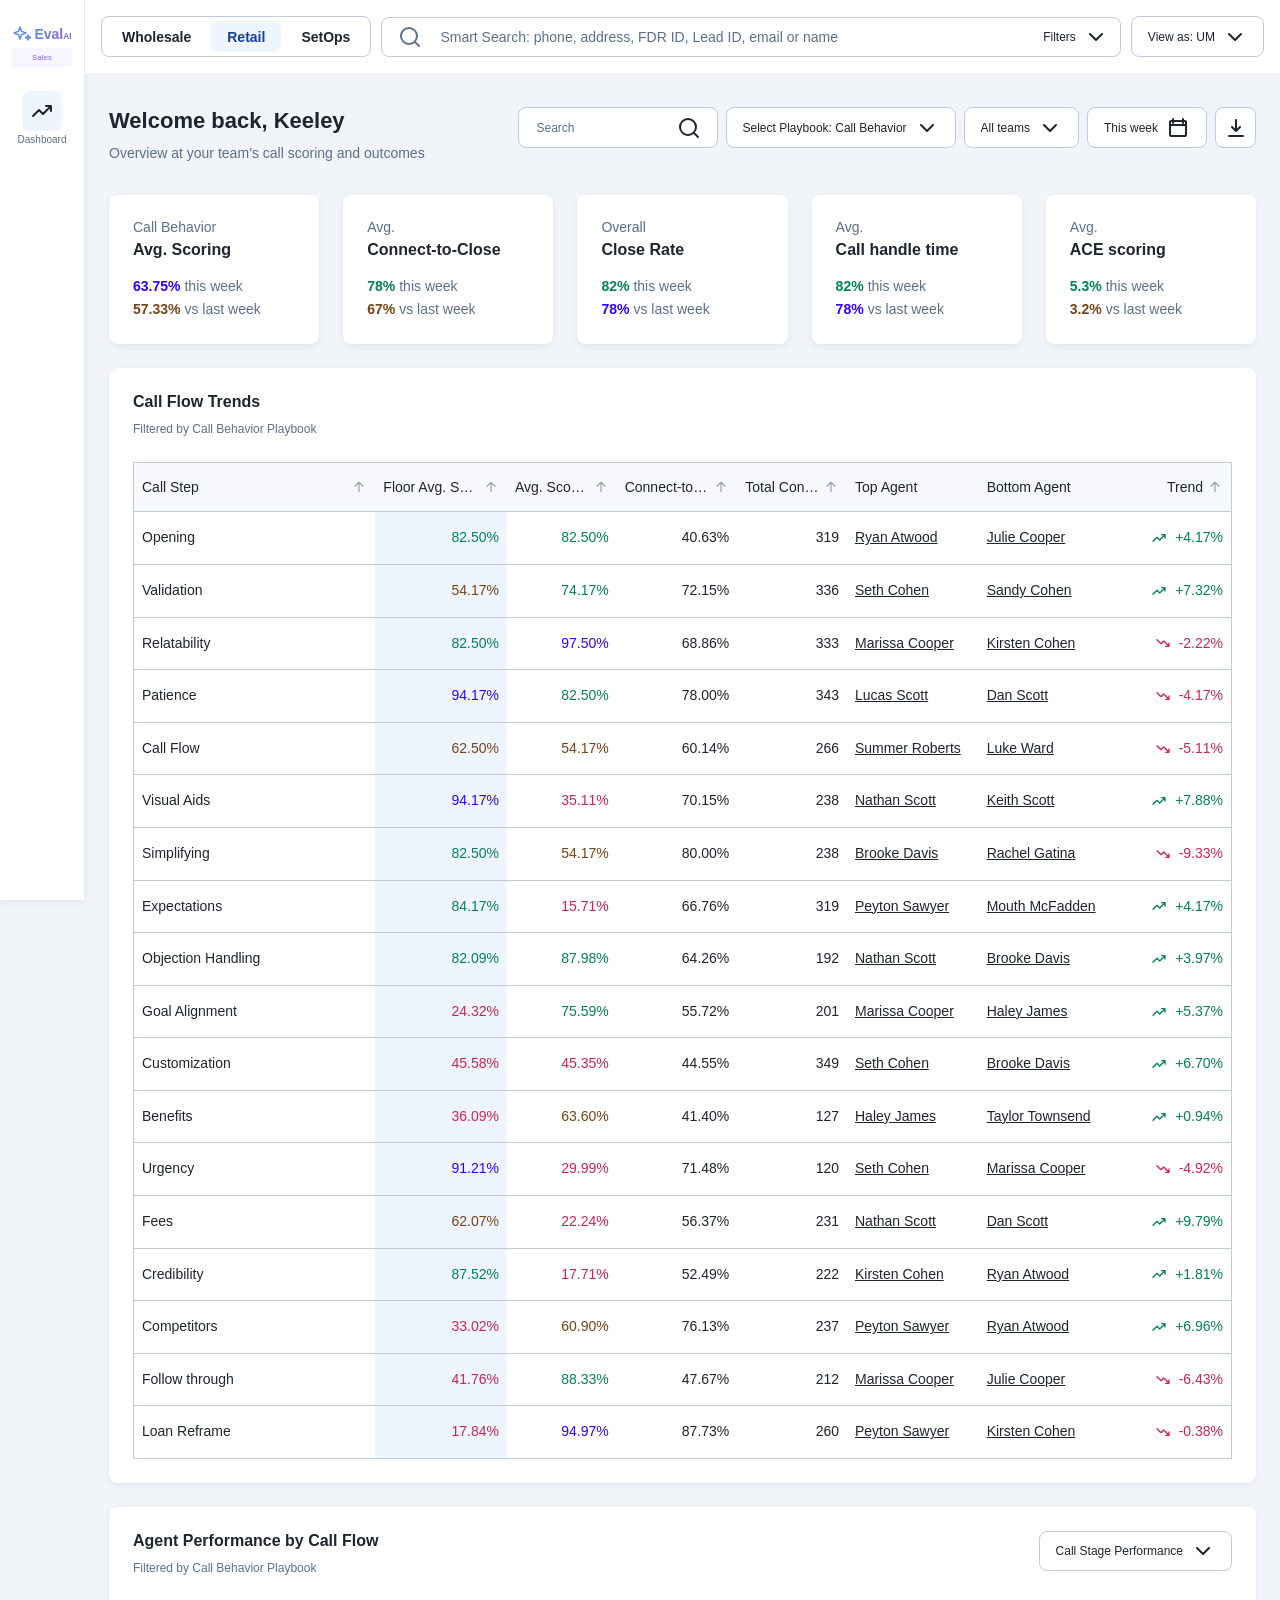
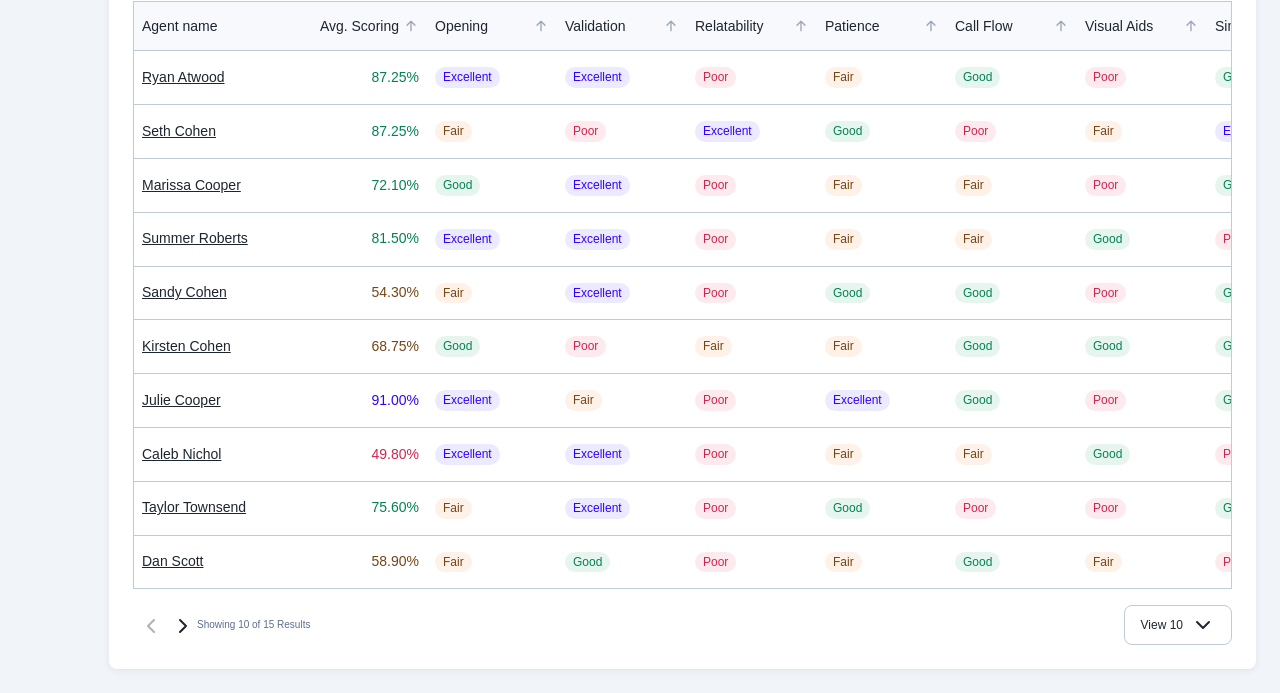
<file: EvalAI/prototype/index.html>
<!doctype html>
<html lang="en">
  <head>
    <meta charset="utf-8" />
    <meta name="viewport" content="width=device-width, initial-scale=1" />
    <title>EvalAI - Sales - Team Overview</title>
    <link rel="stylesheet" href="styles.css" />
    <link rel="stylesheet" href="wholesale.css" />
    <link rel="stylesheet" href="setops.css" />
  </head>
  <body>
    <svg width="0" height="0" style="position: absolute" aria-hidden="true">
      <defs>
        <symbol id="i-search" viewBox="0 0 24 24"><path fill="none" stroke="currentColor" stroke-width="2" stroke-linecap="round" d="M11 19a8 8 0 1 0 0-16 8 8 0 0 0 0 16Zm10 2-4.35-4.35"/></symbol>
        <symbol id="i-chevron" viewBox="0 0 24 24"><path fill="none" stroke="currentColor" stroke-width="2" stroke-linecap="round" stroke-linejoin="round" d="m6 9 6 6 6-6"/></symbol>
        <symbol id="i-calendar" viewBox="0 0 24 24"><path fill="none" stroke="currentColor" stroke-width="2" stroke-linecap="round" stroke-linejoin="round" d="M7 3v4m10-4v4M4 9h16M5 5h14a1 1 0 0 1 1 1v13a1 1 0 0 1-1 1H5a1 1 0 0 1-1-1V6a1 1 0 0 1 1-1Z"/></symbol>
        <symbol id="i-download" viewBox="0 0 24 24"><path fill="none" stroke="currentColor" stroke-width="2" stroke-linecap="round" stroke-linejoin="round" d="M12 4v11m0 0-4-4m4 4 4-4M5 20h14"/></symbol>
        <symbol id="i-sort" viewBox="0 0 24 24"><path fill="none" stroke="currentColor" stroke-width="2" stroke-linecap="round" stroke-linejoin="round" d="M12 19V5m0 0-6 6m6-6 6 6"/></symbol>
        <symbol id="i-trend-up" viewBox="0 0 24 24"><path fill="none" stroke="currentColor" stroke-width="2" stroke-linecap="round" stroke-linejoin="round" d="m3 17 6-6 4 4 8-8m0 0h-5m5 0v5"/></symbol>
        <symbol id="i-trend-down" viewBox="0 0 24 24"><path fill="none" stroke="currentColor" stroke-width="2" stroke-linecap="round" stroke-linejoin="round" d="m3 7 6 6 4-4 8 8m0 0h-5m5 0v-5"/></symbol>
        <symbol id="i-check" viewBox="0 0 24 24"><path fill="none" stroke="currentColor" stroke-width="2" stroke-linecap="round" stroke-linejoin="round" d="m5 12.5 4.5 4.5L19 7.5"/></symbol>
        <symbol id="i-play" viewBox="0 0 16 16"><path fill="currentColor" d="M4.5 2.8v10.4a.5.5 0 0 0 .76.43l8.3-5.2a.5.5 0 0 0 0-.86l-8.3-5.2a.5.5 0 0 0-.76.43Z"/></symbol>
        <symbol id="i-pause" viewBox="0 0 16 16"><path fill="currentColor" d="M4 2.5h2.5v11H4v-11Zm5.5 0H12v11H9.5v-11Z"/></symbol>
        <linearGradient id="achieve-grad" gradientUnits="userSpaceOnUse" x1="0" y1="14.4" x2="5.1" y2="8.7">
          <stop offset="0" stop-color="#1f99ff"/>
          <stop offset="0.5" stop-color="#3300ff"/>
          <stop offset="1" stop-color="#1fa1ff"/>
        </linearGradient>
        <symbol id="i-logo-achieve" viewBox="0 0 16 16">
          <path d="M6.86371 2.33287L3.65619 11.6659L5.08373 12.1582L6.67513 7.5283C6.99731 6.59064 7.91789 3.62012 7.91789 3.62012C7.91789 3.62012 8.83854 6.59064 9.16072 7.5283L10.606 11.7334H12.2029L8.97206 2.33287C8.84644 1.96731 8.45146 1.6001 7.91789 1.6001C7.38439 1.6001 6.98941 1.96731 6.86371 2.33287Z" fill="#1FA1FF"/>
          <path d="M11.6031 5.04167C11.2282 4.85844 11.0725 4.40536 11.2554 4.02964C11.3862 3.76077 11.655 3.60449 11.9347 3.60449C12.0458 3.60449 12.1586 3.62913 12.2652 3.68125L16 5.35982L14.0882 8.98666C13.9054 9.36231 13.4532 9.51836 13.0784 9.33513C12.7034 9.1519 12.5478 8.69882 12.7306 8.3231C12.8414 8.09544 13.2376 7.51693 13.614 6.98434L4.59127 10.0978L4.10136 8.66584L13.1241 5.55239C12.4996 5.36475 11.8306 5.15292 11.6031 5.04167Z" fill="#3300FF"/>
          <path d="M0 11.8789C0 10.7759 0.710234 9.83624 1.6972 9.49561L4.10135 8.66602L4.59126 10.098L2.18889 10.9262C1.79444 11.0623 1.5104 11.438 1.5104 11.8789C1.5104 12.4347 1.96164 12.8869 2.51629 12.8869C2.95627 12.8869 3.33397 12.6035 3.46988 12.208L3.68037 11.5957L5.10791 12.0881L4.8975 12.7007C4.55773 13.6895 3.61703 14.4005 2.51629 14.4005C1.12876 14.4005 0 13.2693 0 11.8789Z" fill="url(#achieve-grad)"/>
        </symbol>
        <symbol id="i-logo-fdr" viewBox="0 0 34 16" fill="#D02529">
          <path d="M0 12.7932L7.57405 16C7.76957 15.4728 7.99515 14.9664 8.24631 14.4829L0 12.7932Z"/>
          <path d="M15.0232 8.85534C15.0466 8.84987 15.0701 8.84558 15.0944 8.83966L11.8079 0.694387L13.5 9.36453C13.9677 9.15982 14.4494 8.99454 14.9462 8.87219L15.0232 8.85534Z"/>
          <path d="M13.1301 9.5348C13.2163 9.49392 13.3024 9.45306 13.3898 9.41361L8.60114 2.05549L11.919 10.2436C12.2853 9.99191 12.6629 9.7664 13.0554 9.57099L13.1301 9.5348Z"/>
          <path d="M11.3799 10.6391C11.5247 10.5242 11.6745 10.4141 11.8268 10.3078L5.71362 4.03259L10.5223 11.3898C10.7744 11.1432 11.037 10.9114 11.3084 10.6934L11.3799 10.6391Z"/>
          <path d="M9.83393 12.1236C10.0285 11.8973 10.2301 11.681 10.4389 11.4728L3.25852 6.54782L9.32787 12.7556C9.47017 12.5645 9.61648 12.3799 9.76768 12.2015L9.83393 12.1236Z"/>
          <path d="M9.24093 12.8741L1.3295 9.50612L8.34321 14.2985C8.39021 14.2128 8.43745 14.1273 8.48578 14.0423L8.54668 13.9382"/>
          <path d="M15.215 0L15.2233 8.81051C15.7635 8.6974 16.3171 8.63385 16.8826 8.62561L15.215 0Z"/>
          <path d="M33.8984 12.7932L26.3243 16C26.1288 15.4728 25.9032 14.9664 25.6521 14.4829L33.8984 12.7932Z"/>
          <path d="M18.8752 8.85534C18.8517 8.84987 18.8283 8.84558 18.804 8.83966L22.0905 0.694387L20.3983 9.36453C19.9307 9.15982 19.449 8.99454 18.9522 8.87219L18.8752 8.85534Z"/>
          <path d="M20.7683 9.5348C20.6821 9.49392 20.596 9.45306 20.5086 9.41361L25.2973 2.05549L21.9794 10.2436C21.6131 9.99191 21.2354 9.7664 20.843 9.57099L20.7683 9.5348Z"/>
          <path d="M22.5185 10.6391C22.3737 10.5242 22.2239 10.4141 22.0716 10.3078L28.1848 4.03259L23.3761 11.3898C23.124 11.1432 22.8614 10.9114 22.59 10.6934L22.5185 10.6391Z"/>
          <path d="M24.0645 12.1236C23.8699 11.8973 23.6683 11.681 23.4595 11.4728L30.6399 6.54782L24.5705 12.7556C24.4282 12.5645 24.2819 12.3799 24.1307 12.2015L24.0645 12.1236Z"/>
          <path d="M24.6575 12.8741L32.5689 9.50612L25.5552 14.2985C25.5082 14.2128 25.461 14.1273 25.4126 14.0423L25.3517 13.9382"/>
          <path d="M18.6834 0L18.6751 8.81051C18.1349 8.6974 17.5813 8.63385 17.0158 8.62561L18.6834 0Z"/>
        </symbol>
        <symbol id="i-sparkle" viewBox="0 0 20 20"><path fill="none" stroke="#5c8feb" stroke-width="1.5" stroke-linejoin="round" d="M8 3l1.6 4.4L14 9l-4.4 1.6L8 15l-1.6-4.4L2 9l4.4-1.6L8 3Zm8 8 .7 1.8 1.8.7-1.8.7L16 16l-.7-1.8-1.8-.7 1.8-.7L16 11Z"/></symbol>
        <symbol id="i-check-circle" viewBox="0 0 24 24"><path fill="none" stroke="currentColor" stroke-width="2" stroke-linecap="round" stroke-linejoin="round" d="M12 21a9 9 0 1 0 0-18 9 9 0 0 0 0 18Zm-4-9 3 3 5-6"/></symbol>
        <symbol id="i-x-circle" viewBox="0 0 24 24"><path fill="none" stroke="currentColor" stroke-width="2" stroke-linecap="round" stroke-linejoin="round" d="M12 21a9 9 0 1 0 0-18 9 9 0 0 0 0 18Zm-3-12 6 6m0-6-6 6"/></symbol>
        <symbol id="i-flag" viewBox="0 0 24 24"><path fill="none" stroke="currentColor" stroke-width="2" stroke-linecap="round" stroke-linejoin="round" d="M5 21V4m0 0h12l-2.5 4L17 12H5"/></symbol>
        <symbol id="i-grid" viewBox="0 0 24 24"><path fill="none" stroke="currentColor" stroke-width="2" stroke-linecap="round" stroke-linejoin="round" d="M4 4h7v7H4V4Zm9 0h7v7h-7V4ZM4 13h7v7H4v-7Zm9 0h7v7h-7v-7Z"/></symbol>
        <symbol id="i-bank" viewBox="0 0 24 24"><path fill="none" stroke="currentColor" stroke-width="2" stroke-linecap="round" stroke-linejoin="round" d="m3 10 9-6 9 6M5 10v8m4-8v8m6-8v8m4-8v8M3 20h18"/></symbol>
      </defs>
    </svg>

    <nav class="sidenav" aria-label="Primary">
      <div class="logo">
        <div class="logo-mark">
          <svg width="20" height="20"><use href="#i-sparkle" /></svg>
          <span class="logo-text">Eval<small>AI</small></span>
        </div>
        <div class="logo-badge" id="logo-badge">Sales</div>
      </div>
      <a class="nav-item" id="nav-dash" href="#/" aria-current="page">
        <span class="icon-btn"><svg width="24" height="24"><use href="#i-trend-up" /></svg></span>
        Dashboard
      </a>
      <a class="nav-item" id="nav-matrix" href="#/setops/matrix" hidden>
        <span class="icon-btn"><svg width="24" height="24"><use href="#i-grid" /></svg></span>
        Matrix
      </a>
      <a class="nav-item" id="nav-creditors" href="#/setops/creditors" hidden>
        <span class="icon-btn"><svg width="24" height="24"><use href="#i-bank" /></svg></span>
        Creditors
      </a>
      <a class="nav-item" id="nav-complaints" href="#/wholesale/complaints" hidden>
        <span class="icon-btn"><svg width="24" height="24"><use href="#i-flag" /></svg></span>
        Complaints
      </a>
    </nav>

    <header class="topbar">
      <div class="seg" id="line-toggle" role="group" aria-label="Line of business">
        <button type="button" data-line="Wholesale" aria-pressed="false">Wholesale</button>
        <button type="button" data-line="Retail" aria-pressed="true">Retail</button>
        <button type="button" data-line="SetOps" aria-pressed="false">SetOps</button>
      </div>
      <div class="gs" id="gs">
        <div class="sr-box gs-bar" id="sr-box">
          <svg width="24" height="24"><use href="#i-search" /></svg>
          <span class="sr-toks" id="sr-toks"></span>
          <input id="sr-input" type="text" autocomplete="off" aria-label="Smart Search: find calls by phone, address, FDR ID, Lead ID, email or name" aria-controls="sr-panel" aria-expanded="false" />
          <button class="gs-x" id="sg-x" type="button" aria-label="Clear search and filters" hidden>×</button>
          <button class="sr-btn" id="sr-filter-btn" type="button" aria-expanded="false" aria-controls="sr-panel">
            Filters<span class="sr-badge" id="sr-badge" hidden></span>
            <svg width="24" height="24"><use href="#i-chevron" /></svg>
          </button>
        </div>
        <div class="gs-panel" id="sr-panel" role="region" aria-label="Smart Search options" hidden>
          <div class="sr-group">
            <div class="gs-head">
              <h3>Search by</h3>
              <div class="gs-match" id="sg-match" role="group" aria-label="Match mode">
                <span>Match</span>
                <button class="sr-opt" type="button" data-match="any" aria-pressed="true">Any field</button>
                <button class="sr-opt" type="button" data-match="all" aria-pressed="false">All fields</button>
              </div>
            </div>
            <div class="gs-fields" id="sg-fields">
              <label>Phone (ANI)<input data-sf="phone" type="text" autocomplete="off" placeholder="(480) 555-0142" /></label>
              <label>Address<input data-sf="address" type="text" autocomplete="off" placeholder="123 Main St" /></label>
              <label>Lead ID<input data-sf="lead" type="text" autocomplete="off" placeholder="#482113" /></label>
              <label>FDR ID<input data-sf="fdr" type="text" autocomplete="off" placeholder="FDR-48213" /></label>
              <label>Email<input data-sf="email" type="text" autocomplete="off" placeholder="jane@example.com" /></label>
              <label>Customer name<input data-sf="customer" type="text" autocomplete="off" placeholder="Jane Smith" /></label>
            </div>
            <p class="sr-hint">Fill in one or several fields. Use commas for more than one value in a field (any of them matches). "Any field" returns calls matching any value; "All fields" requires a match in every field you filled in.</p>
          </div>
          <div class="sr-groups" id="sr-groups"></div>
          <div class="sr-groups">
            <div class="sr-group">
              <h3>Call duration (minutes)</h3>
              <div class="sr-range">
                <input id="sr-dur-min" type="number" min="0" step="0.5" placeholder="Min" aria-label="Minimum duration in minutes" />
                <span>to</span>
                <input id="sr-dur-max" type="number" min="0" step="0.5" placeholder="Max" aria-label="Maximum duration in minutes" />
              </div>
            </div>
            <div class="sr-group">
              <h3>Eligible debt (%)</h3>
              <div class="sr-range">
                <input id="sr-debt-min" type="number" min="0" max="100" placeholder="Min" aria-label="Minimum eligible debt percent" />
                <span>to</span>
                <input id="sr-debt-max" type="number" min="0" max="100" placeholder="Max" aria-label="Maximum eligible debt percent" />
              </div>
            </div>
          </div>
          <div class="gs-foot">
            <span class="gs-count" id="sg-count" aria-live="polite"></span>
            <button class="text-btn" id="sg-clear" type="button">Clear all</button>
            <button class="gs-go" id="sg-go" type="button">View results</button>
          </div>
        </div>
      </div>
      <div class="dd" id="dd-role">
        <button class="dd-trigger" type="button" aria-haspopup="listbox" aria-label="View the Sales dashboard as a UM or an SM"></button>
        <div class="dd-menu" role="listbox"></div>
      </div>
      <div class="dd" id="dd-so-user" hidden>
        <button class="dd-trigger" type="button" aria-haspopup="listbox" aria-label="Prototype only: view SetOps as a different user"></button>
        <div class="dd-menu" role="listbox"></div>
      </div>
    </header>

    <!-- SetOps: entry dashboard (3283:5658) -->
    <main class="page" id="page-sodash" hidden>
      <header class="page-header">
        <div>
          <h1 id="sod-h1">Welcome back, Simone</h1>
          <p id="sod-sub">Overview at your teams call scoring and outcomes.</p>
        </div>
        <div class="filters">
          <label class="field">
            <input id="sod-search" type="search" placeholder="Search" aria-label="Search workgroups and agents" />
            <svg width="24" height="24"><use href="#i-search" /></svg>
          </label>
          <div class="dd" id="dd-sod-wg">
            <button class="dd-trigger" type="button" aria-haspopup="listbox"></button>
            <div class="dd-menu" role="listbox"></div>
          </div>
          <div class="dd" id="dd-sod-creditor">
            <button class="dd-trigger" type="button" aria-haspopup="listbox"></button>
            <div class="dd-menu" role="listbox"></div>
          </div>
          <div class="dd" id="dd-sod-tag">
            <button class="dd-trigger" type="button" aria-haspopup="listbox"></button>
            <div class="dd-menu" role="listbox"></div>
          </div>
          <div class="dd" id="dd-sod-stage">
            <button class="dd-trigger" type="button" aria-haspopup="listbox"></button>
            <div class="dd-menu" role="listbox"></div>
          </div>
          <div class="dd" id="dd-sod-level">
            <button class="dd-trigger" type="button" aria-haspopup="listbox"></button>
            <div class="dd-menu" role="listbox"></div>
          </div>
          <div class="dd" id="dd-sod-dir">
            <button class="dd-trigger" type="button" aria-haspopup="listbox"></button>
            <div class="dd-menu" role="listbox"></div>
          </div>
          <div class="dd" id="dd-sod-date">
            <button class="dd-trigger" type="button" aria-haspopup="listbox"></button>
            <div class="dd-menu" role="listbox"></div>
          </div>
          <button class="icon-btn" id="sod-download" type="button" aria-label="Download agent performance as CSV">
            <svg width="24" height="24"><use href="#i-download" /></svg>
          </button>
        </div>
      </header>

      <div class="content">
        <section class="kpi-row so-kpis" id="sod-kpis" aria-label="Key metrics"></section>
        <div class="so-split">
          <section class="card">
            <div class="section-head"><h2>Workgroup Performance</h2></div>
            <div class="table-wrap"><table id="sod-wg"></table></div>
          </section>
          <section class="card">
            <div class="section-head"><h2>Performance by Call Stage</h2></div>
            <div class="table-wrap"><table id="sod-stages"></table></div>
          </section>
        </div>

        <section class="card">
          <div class="section-head"><h2>Creditor Performance</h2></div>
          <div class="table-wrap"><table id="sod-creditors"></table></div>
        </section>

        <section class="card">
          <div class="section-head"><h2>Agent Performance</h2></div>
          <div class="table-wrap"><table id="sod-agents" class="wide"></table></div>
          <nav class="pager" aria-label="Agent table pagination">
            <div class="pager-left">
              <button class="pg-btn pg-prev" id="sod-a-prev" type="button" aria-label="Previous page"><svg width="24" height="24"><use href="#i-chevron" /></svg></button>
              <button class="pg-btn pg-next" id="sod-a-next" type="button" aria-label="Next page"><svg width="24" height="24"><use href="#i-chevron" /></svg></button>
              <span class="pager-text" id="sod-a-text"></span>
            </div>
            <div class="dd up" id="dd-sod-a-size">
              <button class="dd-trigger" type="button" aria-haspopup="listbox"></button>
              <div class="dd-menu" role="listbox"></div>
            </div>
          </nav>
        </section>
      </div>
    </main>

    <!-- SetOps: Agent Matrix (agents by call stage) -->
    <main class="page" id="page-somatrix" hidden>
      <a class="back" href="#/setops"><svg width="16" height="16"><use href="#i-chevron" /></svg>Dashboard</a>
      <header class="page-header">
        <div>
          <h1>Agent Matrix</h1>
          <p id="som-sub"></p>
        </div>
        <div class="filters">
          <label class="field">
            <input id="som-search" type="search" placeholder="Search agents" aria-label="Search agents" />
            <svg width="24" height="24"><use href="#i-search" /></svg>
          </label>
          <div class="dd" id="dd-som-wg">
            <button class="dd-trigger" type="button" aria-haspopup="listbox"></button>
            <div class="dd-menu" role="listbox"></div>
          </div>
          <div class="dd" id="dd-som-sup">
            <button class="dd-trigger" type="button" aria-haspopup="listbox"></button>
            <div class="dd-menu" role="listbox"></div>
          </div>
          <div class="dd" id="dd-som-stage">
            <button class="dd-trigger" type="button" aria-haspopup="listbox"></button>
            <div class="dd-menu" role="listbox"></div>
          </div>
          <div class="dd" id="dd-som-level">
            <button class="dd-trigger" type="button" aria-haspopup="listbox"></button>
            <div class="dd-menu" role="listbox"></div>
          </div>
          <div class="dd" id="dd-som-dir">
            <button class="dd-trigger" type="button" aria-haspopup="listbox"></button>
            <div class="dd-menu" role="listbox"></div>
          </div>
          <button class="icon-btn" id="som-download" type="button" aria-label="Download agent matrix as CSV">
            <svg width="24" height="24"><use href="#i-download" /></svg>
          </button>
        </div>
      </header>

      <div class="content">
        <section class="card">
          <div class="so-legend" id="som-legend" role="group" aria-label="Filter by performance level"></div>
          <div class="table-wrap so-matrix-wrap"><table id="som-grid" class="so-matrix"></table></div>
        </section>
      </div>
    </main>

    <!-- SetOps: Creditors overview -->
    <main class="page" id="page-socreditors" hidden>
      <a class="back" href="#/setops"><svg width="16" height="16"><use href="#i-chevron" /></svg>Dashboard</a>
      <header class="page-header">
        <div>
          <h1>Creditors</h1>
          <p id="socr-sub"></p>
        </div>
        <div class="filters">
          <label class="field">
            <input id="socr-search" type="search" placeholder="Search creditors" aria-label="Search creditors" />
            <svg width="24" height="24"><use href="#i-search" /></svg>
          </label>
          <div class="dd" id="dd-socr-wg">
            <button class="dd-trigger" type="button" aria-haspopup="listbox"></button>
            <div class="dd-menu" role="listbox"></div>
          </div>
          <div class="dd" id="dd-socr-tag">
            <button class="dd-trigger" type="button" aria-haspopup="listbox"></button>
            <div class="dd-menu" role="listbox"></div>
          </div>
          <div class="dd" id="dd-socr-dir">
            <button class="dd-trigger" type="button" aria-haspopup="listbox"></button>
            <div class="dd-menu" role="listbox"></div>
          </div>
          <div class="dd" id="dd-socr-date">
            <button class="dd-trigger" type="button" aria-haspopup="listbox"></button>
            <div class="dd-menu" role="listbox"></div>
          </div>
          <button class="icon-btn" id="socr-download" type="button" aria-label="Download creditor performance as CSV">
            <svg width="24" height="24"><use href="#i-download" /></svg>
          </button>
        </div>
      </header>

      <div class="content">
        <section class="kpi-row so-kpis" id="socr-kpis" aria-label="Key metrics"></section>
        <section class="card">
          <div class="section-head"><h2>Creditor Performance</h2></div>
          <div class="table-wrap"><table id="socr-table"></table></div>
        </section>
        <section class="card">
          <div class="section-head"><h2>Creditor Performance by Call Stage</h2></div>
          <div class="table-wrap so-matrix-wrap"><table id="socr-matrix" class="so-matrix"></table></div>
        </section>
      </div>
    </main>

    <!-- SetOps: Call Records (drill-down from dashboard, matrix and agent view) -->
    <main class="page" id="page-socalls" hidden>
      <a class="back" id="sol-back" href="#/setops"><svg width="16" height="16"><use href="#i-chevron" /></svg><span id="sol-back-name">Dashboard</span></a>
      <header class="page-header">
        <div>
          <h1 id="sol-title">Call Records</h1>
          <p id="sol-sub"></p>
        </div>
        <div class="filters">
          <div class="dd" id="dd-sol-agent">
            <button class="dd-trigger" type="button" aria-haspopup="listbox"></button>
            <div class="dd-menu" role="listbox"></div>
          </div>
          <div class="dd" id="dd-sol-wg">
            <button class="dd-trigger" type="button" aria-haspopup="listbox"></button>
            <div class="dd-menu" role="listbox"></div>
          </div>
          <div class="dd" id="dd-sol-creditor">
            <button class="dd-trigger" type="button" aria-haspopup="listbox"></button>
            <div class="dd-menu" role="listbox"></div>
          </div>
          <div class="dd" id="dd-sol-stage">
            <button class="dd-trigger" type="button" aria-haspopup="listbox"></button>
            <div class="dd-menu" role="listbox"></div>
          </div>
          <div class="dd" id="dd-sol-level">
            <button class="dd-trigger" type="button" aria-haspopup="listbox"></button>
            <div class="dd-menu" role="listbox"></div>
          </div>
          <div class="dd" id="dd-sol-tag">
            <button class="dd-trigger" type="button" aria-haspopup="listbox"></button>
            <div class="dd-menu" role="listbox"></div>
          </div>
          <div class="dd" id="dd-sol-dir">
            <button class="dd-trigger" type="button" aria-haspopup="listbox"></button>
            <div class="dd-menu" role="listbox"></div>
          </div>
          <button class="icon-btn" id="sol-download" type="button" aria-label="Download call records as CSV">
            <svg width="24" height="24"><use href="#i-download" /></svg>
          </button>
        </div>
      </header>

      <div class="content">
        <section class="kpi-row so-kpis" id="sol-kpis" aria-label="Key metrics"></section>
        <section class="card">
          <div class="section-head"><h2>Calls</h2></div>
          <div id="sol-dist"></div>
          <div class="table-wrap"><table id="sol-table"></table></div>
          <nav class="pager" aria-label="Call records pagination">
            <div class="pager-left">
              <button class="pg-btn pg-prev" id="sol-prev" type="button" aria-label="Previous page"><svg width="24" height="24"><use href="#i-chevron" /></svg></button>
              <button class="pg-btn pg-next" id="sol-next" type="button" aria-label="Next page"><svg width="24" height="24"><use href="#i-chevron" /></svg></button>
              <span class="pager-text" id="sol-text"></span>
            </div>
            <div class="dd up" id="dd-sol-size">
              <button class="dd-trigger" type="button" aria-haspopup="listbox"></button>
              <div class="dd-menu" role="listbox"></div>
            </div>
          </nav>
        </section>
      </div>
    </main>

    <!-- SetOps: agent view, outbound (2470:25844) and inbound (2470:26722) -->
    <main class="page" id="page-soagent" hidden>
      <a class="back" href="#/setops"><svg width="16" height="16"><use href="#i-chevron" /></svg>Dashboard</a>
      <header class="page-header">
        <div>
          <div class="agent-title">
            <span class="avatar" id="soa-avatar" aria-hidden="true"></span>
            <h1 id="soa-name"></h1>
          </div>
        </div>
        <div class="filters">
          <div class="dd" id="dd-soa-tag">
            <button class="dd-trigger" type="button" aria-haspopup="listbox"></button>
            <div class="dd-menu" role="listbox"></div>
          </div>
          <div class="dd" id="dd-soa-stage">
            <button class="dd-trigger" type="button" aria-haspopup="listbox"></button>
            <div class="dd-menu" role="listbox"></div>
          </div>
          <div class="dd" id="dd-soa-dir">
            <button class="dd-trigger" type="button" aria-haspopup="listbox"></button>
            <div class="dd-menu" role="listbox"></div>
          </div>
          <div class="dd" id="dd-soa-date">
            <button class="dd-trigger" type="button" aria-haspopup="listbox"></button>
            <div class="dd-menu" role="listbox"></div>
          </div>
          <button class="icon-btn" id="soa-download" type="button" aria-label="Download recent calls as CSV">
            <svg width="24" height="24"><use href="#i-download" /></svg>
          </button>
        </div>
      </header>

      <div class="content">
        <section class="kpi-row so-kpis" id="soa-kpis" aria-label="Key metrics"></section>

        <section class="card stack">
          <div class="section-head split">
            <div>
              <h2>Call Stage Trends</h2>
              <p id="soa-chart-note"></p>
            </div>
          </div>
          <div class="legend" id="soa-legend"></div>
          <div class="chart-box">
            <div class="chart-main">
              <div class="y-axis" id="soa-y"></div>
              <div class="plot" id="soa-plot"></div>
            </div>
            <div class="x-axis" id="soa-x"></div>
          </div>
        </section>

        <section class="card">
          <div class="section-head"><h2>Performance by Creditor</h2></div>
          <div class="table-wrap"><table id="soa-creditors"></table></div>
        </section>

        <section class="card">
          <div class="section-head"><h2>Recent Calls</h2></div>
          <div class="table-wrap"><table id="soa-calls"></table></div>
          <nav class="pager" aria-label="Recent calls pagination">
            <div class="pager-left">
              <button class="pg-btn pg-prev" id="soa-c-prev" type="button" aria-label="Previous page"><svg width="24" height="24"><use href="#i-chevron" /></svg></button>
              <button class="pg-btn pg-next" id="soa-c-next" type="button" aria-label="Next page"><svg width="24" height="24"><use href="#i-chevron" /></svg></button>
              <span class="pager-text" id="soa-c-text"></span>
            </div>
            <div class="dd up" id="dd-soa-c-size">
              <button class="dd-trigger" type="button" aria-haspopup="listbox"></button>
              <div class="dd-menu" role="listbox"></div>
            </div>
          </nav>
        </section>
      </div>
    </main>

    <!-- SetOps: call details, results (2893:8350) and transcript (2885:7672) -->
    <main class="page" id="page-socall" hidden>
      <a class="back" id="soc-back" href="#/setops"><svg width="16" height="16"><use href="#i-chevron" /></svg><span id="soc-back-name"></span></a>
      <header class="page-header">
        <div>
          <h1 id="soc-title"></h1>
        </div>
      </header>

      <div class="cd-grid">
        <aside class="cd-side">
          <section class="card stack" id="soc-overview"></section>
          <section class="card stack" id="soc-summary"></section>
        </aside>
        <section class="card cd-panel">
          <div class="cd-panel-head">
            <div>
              <h2>Call Details</h2>
              <p id="soc-meta"></p>
            </div>
            <div class="cd-tools">
              <div class="seg" id="soc-tabs" role="group" aria-label="Call view">
                <button type="button" data-tab="transcript" aria-pressed="false">Transcript</button>
                <button type="button" data-tab="results" aria-pressed="true">Results</button>
              </div>
              <button class="so-dl" id="soc-download" type="button" aria-label="Download call as CSV">
                <svg width="24" height="24"><use href="#i-download" /></svg>
              </button>
            </div>
          </div>
          <div id="soc-steps"></div>
          <div id="soc-results"></div>
          <div id="soc-transcript" hidden></div>
        </section>
      </div>

      <div class="player" id="soc-player">
        <button class="player-btn" id="soc-play" type="button" aria-label="Play call"></button>
        <div class="player-track" id="soc-track" role="slider" aria-label="Call position" tabindex="0"><i id="soc-fill"></i></div>
        <span class="player-time" id="soc-time"></span>
      </div>
    </main>

    <!-- Wholesale: entry dashboard (4106:13345) -->
    <main class="page" id="page-wsdash" hidden>
      <header class="page-header">
        <div>
          <h1>Welcome back, Nathan</h1>
          <p>An overview of partners and compliance scoring.</p>
        </div>
        <div class="filters">
          <label class="field">
            <input id="wsd-search" type="search" placeholder="Search" aria-label="Search partners" />
            <svg width="24" height="24"><use href="#i-search" /></svg>
          </label>
          <div class="dd" id="dd-wsd-date">
            <button class="dd-trigger" type="button" aria-haspopup="listbox"></button>
            <div class="dd-menu" role="listbox"></div>
          </div>
          <button class="icon-btn" id="wsd-download" type="button" aria-label="Download partner performance as CSV">
            <svg width="24" height="24"><use href="#i-download" /></svg>
          </button>
        </div>
      </header>

      <div class="content">
        <section class="kpi-row ws-kpis" id="wsd-kpis" aria-label="Key metrics"></section>
        <div class="ws-split">
          <section class="card">
            <div class="section-head"><h2>Partner Performance</h2></div>
            <div class="table-wrap"><table id="wsd-partners"></table></div>
          </section>
          <section class="card">
            <div class="section-head"><h2>Category Performance</h2></div>
            <div class="table-wrap"><table id="wsd-cats"></table></div>
          </section>
        </div>
      </div>
    </main>

    <!-- Wholesale: partner overview (4106:14405) -->
    <main class="page" id="page-wspartner" hidden>
      <a class="back" href="#/wholesale"><svg width="16" height="16"><use href="#i-chevron" /></svg>Dashboard</a>
      <header class="page-header">
        <div>
          <h1 id="wp-name"></h1>
          <p>Detailed view for partner’s performance</p>
        </div>
        <div class="filters">
          <label class="field">
            <input id="wp-search" type="search" placeholder="Search" aria-label="Search agents and calls" />
            <svg width="24" height="24"><use href="#i-search" /></svg>
          </label>
          <div class="dd" id="dd-wp-agent">
            <button class="dd-trigger" type="button" aria-haspopup="listbox"></button>
            <div class="dd-menu" role="listbox"></div>
          </div>
          <div class="dd" id="dd-wp-date">
            <button class="dd-trigger" type="button" aria-haspopup="listbox"></button>
            <div class="dd-menu" role="listbox"></div>
          </div>
          <button class="icon-btn" id="wp-download" type="button" aria-label="Download recent calls as CSV">
            <svg width="24" height="24"><use href="#i-download" /></svg>
          </button>
        </div>
      </header>

      <div class="content">
        <section class="kpi-row ws-kpis" id="wp-kpis" aria-label="Key metrics"></section>

        <section class="card">
          <div class="section-head"><h2>Agent Performance</h2></div>
          <div class="table-wrap"><table id="wp-agents"></table></div>
          <nav class="pager" aria-label="Agent table pagination">
            <div class="pager-left">
              <button class="pg-btn pg-prev" id="wp-a-prev" type="button" aria-label="Previous page"><svg width="24" height="24"><use href="#i-chevron" /></svg></button>
              <button class="pg-btn pg-next" id="wp-a-next" type="button" aria-label="Next page"><svg width="24" height="24"><use href="#i-chevron" /></svg></button>
              <span class="pager-text" id="wp-a-text"></span>
            </div>
            <div class="dd up" id="dd-wp-a-size">
              <button class="dd-trigger" type="button" aria-haspopup="listbox"></button>
              <div class="dd-menu" role="listbox"></div>
            </div>
          </nav>
        </section>

        <section class="card">
          <div class="section-head"><h2>Category Performance</h2></div>
          <div class="table-wrap"><table id="wp-cats"></table></div>
        </section>

        <section class="card">
          <div class="section-head"><h2>Complaints</h2><p id="wp-complaints-sub"></p></div>
          <div class="table-wrap"><table id="wp-complaints"></table></div>
        </section>

        <section class="card">
          <div class="section-head"><h2>Recent Calls</h2></div>
          <div class="table-wrap"><table id="wp-calls"></table></div>
          <nav class="pager" aria-label="Recent calls pagination">
            <div class="pager-left">
              <button class="pg-btn pg-prev" id="wp-c-prev" type="button" aria-label="Previous page"><svg width="24" height="24"><use href="#i-chevron" /></svg></button>
              <button class="pg-btn pg-next" id="wp-c-next" type="button" aria-label="Next page"><svg width="24" height="24"><use href="#i-chevron" /></svg></button>
              <span class="pager-text" id="wp-c-text"></span>
            </div>
            <div class="dd up" id="dd-wp-c-size">
              <button class="dd-trigger" type="button" aria-haspopup="listbox"></button>
              <div class="dd-menu" role="listbox"></div>
            </div>
          </nav>
        </section>
      </div>
    </main>

    <!-- Wholesale: agent overview (4106:16429) -->
    <main class="page" id="page-wsagent" hidden>
      <a class="back" id="wa-back" href="#/wholesale"><svg width="16" height="16"><use href="#i-chevron" /></svg><span id="wa-back-name"></span></a>
      <header class="page-header">
        <div>
          <h1 id="wa-name"></h1>
          <div class="subheader">
            <span class="tag"><span class="k">Partner:</span><a class="agent-link" id="wa-partner" href="#/wholesale"></a></span>
          </div>
        </div>
        <div class="filters">
          <label class="field">
            <input id="wa-search" type="search" placeholder="Search" aria-label="Search calls" />
            <svg width="24" height="24"><use href="#i-search" /></svg>
          </label>
          <div class="dd" id="dd-wa-date">
            <button class="dd-trigger" type="button" aria-haspopup="listbox"></button>
            <div class="dd-menu" role="listbox"></div>
          </div>
          <button class="icon-btn" id="wa-download" type="button" aria-label="Download recent calls as CSV">
            <svg width="24" height="24"><use href="#i-download" /></svg>
          </button>
        </div>
      </header>

      <div class="content">
        <section class="kpi-row ws-kpis" id="wa-kpis" aria-label="Key metrics"></section>

        <section class="card">
          <div class="section-head"><h2>Performance by Category</h2></div>
          <div class="table-wrap"><table id="wa-cats"></table></div>
        </section>

        <section class="card">
          <div class="section-head"><h2>Recent Calls</h2></div>
          <div class="table-wrap"><table id="wa-calls"></table></div>
          <nav class="pager" aria-label="Recent calls pagination">
            <div class="pager-left">
              <button class="pg-btn pg-prev" id="wa-c-prev" type="button" aria-label="Previous page"><svg width="24" height="24"><use href="#i-chevron" /></svg></button>
              <button class="pg-btn pg-next" id="wa-c-next" type="button" aria-label="Next page"><svg width="24" height="24"><use href="#i-chevron" /></svg></button>
              <span class="pager-text" id="wa-c-text"></span>
            </div>
            <div class="dd up" id="dd-wa-c-size">
              <button class="dd-trigger" type="button" aria-haspopup="listbox"></button>
              <div class="dd-menu" role="listbox"></div>
            </div>
          </nav>
        </section>
      </div>
    </main>

    <!-- Wholesale: call details, categories (4106:20703) and transcript (4106:21230) -->
    <main class="page" id="page-wscall" hidden>
      <a class="back" id="wc-back" href="#/wholesale"><svg width="16" height="16"><use href="#i-chevron" /></svg><span id="wc-back-name"></span></a>
      <header class="page-header">
        <div>
          <h1>Call Details</h1>
        </div>
        <div class="filters">
          <label class="field" id="wc-search-field" hidden>
            <input id="wc-search" type="search" placeholder="Search" aria-label="Search this call" />
            <svg width="24" height="24"><use href="#i-search" /></svg>
          </label>
          <button class="icon-btn" id="wc-download" type="button" aria-label="Download call as CSV">
            <svg width="24" height="24"><use href="#i-download" /></svg>
          </button>
        </div>
      </header>

      <div class="wcd-banner" id="wc-complaint" hidden></div>

      <section class="card cd-panel">
        <div class="cd-panel-head">
          <div>
            <h2>Call Results</h2>
            <p id="wc-meta"></p>
          </div>
          <div class="cd-tools">
            <div class="dd" id="dd-wc-sort">
              <button class="dd-trigger" type="button" aria-haspopup="listbox"></button>
              <div class="dd-menu" role="listbox"></div>
            </div>
            <div class="seg" id="wc-tabs" role="group" aria-label="Call view">
              <button type="button" data-tab="categories" aria-pressed="true">Categories</button>
              <button type="button" data-tab="transcript" aria-pressed="false">Transcript</button>
            </div>
          </div>
        </div>
        <div id="wc-cats"></div>
        <div id="wc-transcript" hidden></div>
      </section>

      <div class="player" id="wc-player">
        <button class="player-btn" id="wc-play" type="button" aria-label="Play call"></button>
        <div class="player-track" id="wc-track" role="slider" aria-label="Call position" tabindex="0"><i id="wc-fill"></i></div>
        <span class="player-time" id="wc-time"></span>
      </div>
    </main>

    <!-- Wholesale: complaints tracker (possible MVP+) -->
    <main class="page" id="page-wscomplaints" hidden>
      <header class="page-header">
        <div>
          <h1>Complaints</h1>
          <p id="wcl-sub"></p>
        </div>
        <div class="filters">
          <label class="field">
            <input id="wcl-search" type="search" placeholder="Search" aria-label="Search complaints" />
            <svg width="24" height="24"><use href="#i-search" /></svg>
          </label>
          <div class="dd" id="dd-wcl-tier">
            <button class="dd-trigger" type="button" aria-haspopup="listbox"></button>
            <div class="dd-menu" role="listbox"></div>
          </div>
          <div class="dd" id="dd-wcl-status">
            <button class="dd-trigger" type="button" aria-haspopup="listbox"></button>
            <div class="dd-menu" role="listbox"></div>
          </div>
          <div class="dd" id="dd-wcl-partner">
            <button class="dd-trigger" type="button" aria-haspopup="listbox"></button>
            <div class="dd-menu" role="listbox"></div>
          </div>
          <div class="dd" id="dd-wcl-role">
            <button class="dd-trigger" type="button" aria-haspopup="listbox" aria-label="Prototype only: view complaints as a different team"></button>
            <div class="dd-menu" role="listbox"></div>
          </div>
          <button class="icon-btn" id="wcl-download" type="button" aria-label="Download complaints as CSV">
            <svg width="24" height="24"><use href="#i-download" /></svg>
          </button>
        </div>
      </header>

      <div class="content">
        <section class="kpi-row ws-kpis" id="wcl-kpis" aria-label="Key metrics"></section>

        <section class="card">
          <div class="section-head"><h2>Complaint Tracker</h2></div>
          <div class="table-wrap"><table id="wcl-table"></table></div>
          <nav class="pager" aria-label="Complaints pagination">
            <div class="pager-left">
              <button class="pg-btn pg-prev" id="wcl-prev" type="button" aria-label="Previous page"><svg width="24" height="24"><use href="#i-chevron" /></svg></button>
              <button class="pg-btn pg-next" id="wcl-next" type="button" aria-label="Next page"><svg width="24" height="24"><use href="#i-chevron" /></svg></button>
              <span class="pager-text" id="wcl-text"></span>
            </div>
            <div class="dd up" id="dd-wcl-size">
              <button class="dd-trigger" type="button" aria-haspopup="listbox"></button>
              <div class="dd-menu" role="listbox"></div>
            </div>
          </nav>
        </section>

        <section class="card">
          <div class="section-head split">
            <div>
              <h2>Monthly View by Partner</h2>
              <p>Complaints grouped by the month they were received.</p>
            </div>
            <div class="dd" id="dd-wcm-month">
              <button class="dd-trigger" type="button" aria-haspopup="listbox"></button>
              <div class="dd-menu" role="listbox"></div>
            </div>
          </div>
          <div class="table-wrap"><table id="wcm-table"></table></div>
        </section>
      </div>
    </main>

    <!-- Wholesale: complaint details (possible MVP+) -->
    <main class="page" id="page-wscomplaint" hidden>
      <a class="back" id="wcd-back" href="#/wholesale/complaints"><svg width="16" height="16"><use href="#i-chevron" /></svg><span id="wcd-back-name">Complaints</span></a>
      <header class="page-header">
        <div>
          <h1 id="wcd-title"></h1>
          <div class="subheader" id="wcd-tags"></div>
        </div>
      </header>

      <div class="wcd-grid">
        <aside class="wcd-col">
          <section class="card stack" id="wcd-summary"></section>
          <section class="card stack" id="wcd-activity"></section>
        </aside>
        <div class="wcd-col">
          <section class="card stack" id="wcd-progress"></section>
          <section class="card stack" id="wcd-call"></section>
          <section class="card stack" id="wcd-coaching"></section>
        </div>
      </div>
    </main>

    <main class="page" id="page-team">
      <a class="back" id="team-back" href="#/" hidden><svg width="16" height="16"><use href="#i-chevron" /></svg>Department Overview</a>
      <header class="page-header">
        <div>
          <h1 id="team-h1">Welcome back, Keeley</h1>
          <p id="team-sub">Overview at your team’s call scoring and outcomes</p>
        </div>
        <div class="filters">
          <label class="field">
            <input id="search" type="search" placeholder="Search" aria-label="Search" />
            <svg width="24" height="24"><use href="#i-search" /></svg>
          </label>
          <div class="dd" id="dd-playbook" data-prefix="Select Playbook: ">
            <button class="dd-trigger" type="button" aria-haspopup="listbox"></button>
            <div class="dd-menu" role="listbox"></div>
          </div>
          <div class="dd" id="dd-team">
            <button class="dd-trigger" type="button" aria-haspopup="listbox"></button>
            <div class="dd-menu" role="listbox"></div>
          </div>
          <div class="dd" id="dd-date" data-icon="calendar">
            <button class="dd-trigger" type="button" aria-haspopup="listbox"></button>
            <div class="dd-menu" role="listbox"></div>
          </div>
          <button class="icon-btn" id="download" type="button" aria-label="Download agent table as CSV">
            <svg width="24" height="24"><use href="#i-download" /></svg>
          </button>
        </div>
      </header>

      <div class="content">
        <section class="kpi-row" id="kpis" aria-label="Key metrics"></section>

        <section class="card">
          <div class="section-head">
            <h2>Call Flow Trends</h2>
            <p class="filter-note">Filtered by Call Behavior Playbook</p>
          </div>
          <div class="table-wrap">
            <table id="steps-table"></table>
          </div>
        </section>

        <section class="card">
          <div class="section-head split">
            <div>
              <h2 id="agents-title"></h2>
              <p id="agents-note"></p>
            </div>
            <div class="dd" id="dd-view">
              <button class="dd-trigger" type="button" aria-haspopup="listbox"></button>
              <div class="dd-menu" role="listbox"></div>
            </div>
          </div>
          <div class="table-wrap">
            <table id="agents-table"></table>
          </div>
          <nav class="pager" aria-label="Agent table pagination">
            <div class="pager-left">
              <button class="pg-btn pg-prev" id="pg-prev" type="button" aria-label="Previous page"><svg width="24" height="24"><use href="#i-chevron" /></svg></button>
              <button class="pg-btn pg-next" id="pg-next" type="button" aria-label="Next page"><svg width="24" height="24"><use href="#i-chevron" /></svg></button>
              <span class="pager-text" id="pager-text"></span>
            </div>
            <div class="dd up" id="dd-size">
              <button class="dd-trigger" type="button" aria-haspopup="listbox"></button>
              <div class="dd-menu" role="listbox"></div>
            </div>
          </nav>
        </section>
      </div>
    </main>

    <main class="page" id="page-search" hidden>
      <header class="page-header">
        <div>
          <h1>Call Results</h1>
          <p>Use the Smart Search in the top bar to find calls by phone number, address, FDR ID, Lead ID, email or name</p>
        </div>
        <div class="filters">
          <div class="dd" id="dd-sr-playbook">
            <button class="dd-trigger" type="button" aria-haspopup="listbox"></button>
            <div class="dd-menu" role="listbox"></div>
          </div>
          <button class="icon-btn" id="sr-download" type="button" aria-label="Download call results as CSV">
            <svg width="24" height="24"><use href="#i-download" /></svg>
          </button>
        </div>
      </header>

      <div class="content">
        <section class="card stack sr-card" id="sr-card" hidden>
          <div class="sr-active" id="sr-active" hidden></div>
          <div class="sr-lead" id="sr-lead" hidden></div>
        </section>

        <section class="card">
          <div class="section-head split">
            <div>
              <h2>Calls</h2>
              <p id="sr-note"></p>
            </div>
            <div class="sr-tools">
              <div class="seg" role="group" aria-label="Highlight">
                <button type="button" id="sr-hl" aria-pressed="false" title="Marks the top and bottom 10% in each numeric column">Highlight top / bottom</button>
              </div>
              <div class="dd" id="dd-sr-view">
                <button class="dd-trigger" type="button" aria-haspopup="listbox"></button>
                <div class="dd-menu" role="listbox"></div>
              </div>
            </div>
          </div>
          <div class="table-wrap">
            <table id="sr-table" class="wide"></table>
          </div>
          <nav class="pager" aria-label="Call results pagination">
            <div class="pager-left">
              <button class="pg-btn pg-prev" id="sr-prev" type="button" aria-label="Previous page"><svg width="24" height="24"><use href="#i-chevron" /></svg></button>
              <button class="pg-btn pg-next" id="sr-next" type="button" aria-label="Next page"><svg width="24" height="24"><use href="#i-chevron" /></svg></button>
              <span class="pager-text" id="sr-pager-text"></span>
            </div>
            <div class="dd up" id="dd-sr-size">
              <button class="dd-trigger" type="button" aria-haspopup="listbox"></button>
              <div class="dd-menu" role="listbox"></div>
            </div>
          </nav>
        </section>
      </div>
    </main>

    <main class="page" id="page-agent" hidden>
      <a class="back" id="ag-back" href="#/"><svg width="16" height="16"><use href="#i-chevron" /></svg>Team Overview</a>
      <header class="page-header">
        <div>
          <div class="agent-title">
            <span class="avatar" id="ag-avatar" aria-hidden="true"></span>
            <h1 id="ag-name"></h1>
          </div>
          <div class="subheader">
            <span class="tag"><span class="k">Email</span><span id="ag-email"></span></span>
            <span class="divider"></span>
            <span class="tag"><span class="k">UM:</span><span id="ag-um"></span></span>
          </div>
        </div>
        <div class="filters">
          <label class="field">
            <input id="ag-search" type="search" placeholder="Search" aria-label="Search calls" />
            <svg width="24" height="24"><use href="#i-search" /></svg>
          </label>
          <div class="dd" id="dd-ag-playbook">
            <button class="dd-trigger" type="button" aria-haspopup="listbox"></button>
            <div class="dd-menu" role="listbox"></div>
          </div>
          <div class="dd" id="dd-ag-date">
            <button class="dd-trigger" type="button" aria-haspopup="listbox"></button>
            <div class="dd-menu" role="listbox"></div>
          </div>
          <button class="icon-btn" id="ag-download" type="button" aria-label="Download recent calls as CSV">
            <svg width="24" height="24"><use href="#i-download" /></svg>
          </button>
        </div>
      </header>

      <div class="content">
        <section class="kpi-row" id="ag-kpis" aria-label="Key metrics"></section>

        <section class="card stack">
          <div class="section-head split">
            <div>
              <h2>Playbook Trends</h2>
              <p id="pt-note"></p>
            </div>
          </div>
          <div class="legend" id="pt-legend"></div>
          <div class="chart-box">
            <div class="chart-main">
              <div class="y-axis" id="pt-y"></div>
              <div class="plot" id="pt-plot"></div>
            </div>
            <div class="x-axis" id="pt-x"></div>
          </div>
        </section>

        <section class="card stack">
          <div class="section-head split">
            <div>
              <h2>Call Flow Trends</h2>
              <p id="chart-note"></p>
            </div>
            <div class="dd" id="dd-range">
              <button class="dd-trigger" type="button" aria-haspopup="listbox"></button>
              <div class="dd-menu" role="listbox"></div>
            </div>
          </div>
          <div class="legend" id="legend"></div>
          <div class="chart-box">
            <div class="chart-main">
              <div class="y-axis" id="y-axis"></div>
              <div class="plot" id="plot"></div>
            </div>
            <div class="x-axis" id="x-axis"></div>
          </div>
          <div class="chart-foot">
            <button class="btn-secondary" id="perf-overview" type="button">Call Performance Overview</button>
          </div>
        </section>

        <section class="card">
          <div class="section-head">
            <h2>Recent Calls</h2>
            <p id="calls-note"></p>
          </div>
          <div class="table-wrap">
            <table id="calls-table" class="wide"></table>
          </div>
        </section>
      </div>
    </main>

    <main class="page" id="page-overview" hidden>
      <a class="back" id="ov-back" href="#/"><svg width="16" height="16"><use href="#i-chevron" /></svg><span id="ov-back-name"></span></a>
      <header class="page-header">
        <div>
          <div class="agent-title">
            <span class="avatar" id="ov-avatar" aria-hidden="true"></span>
            <h1 id="ov-name"></h1>
          </div>
          <div class="subheader">
            <span class="tag"><span class="k">Email</span><span id="ov-email"></span></span>
            <span class="divider"></span>
            <span class="tag"><span class="k">UM:</span><span id="ov-um"></span></span>
          </div>
        </div>
        <div class="filters">
          <label class="field">
            <input id="ov-search" type="search" placeholder="Search" aria-label="Search citations" />
            <svg width="24" height="24"><use href="#i-search" /></svg>
          </label>
          <div class="dd" id="dd-ov-playbook">
            <button class="dd-trigger" type="button" aria-haspopup="listbox"></button>
            <div class="dd-menu" role="listbox"></div>
          </div>
          <button class="icon-btn" id="ov-download" type="button" aria-label="Download citations as CSV">
            <svg width="24" height="24"><use href="#i-download" /></svg>
          </button>
        </div>
      </header>

      <div class="content">
        <section class="card stack">
          <div class="section-head split">
            <h2 id="ov-title"></h2>
            <div class="ov-filters">
              <div class="dd" id="dd-ov-stage">
                <button class="dd-trigger" type="button" aria-haspopup="listbox"></button>
                <div class="dd-menu" role="listbox"></div>
              </div>
              <div class="dd" id="dd-ov-grade">
                <button class="dd-trigger" type="button" aria-haspopup="listbox"></button>
                <div class="dd-menu" role="listbox"></div>
              </div>
            </div>
          </div>
          <div class="ov-toolbar">
            <span id="ov-count"></span>
            <button class="text-btn expand-btn" id="ov-expand" type="button"></button>
          </div>
          <div class="stages" id="ov-stages"></div>
        </section>
      </div>
    </main>

    <main class="page" id="page-call" hidden>
      <a class="back" id="cd-back" href="#/"><svg width="16" height="16"><use href="#i-chevron" /></svg><span id="cd-back-name"></span></a>
      <header class="page-header">
        <div>
          <h1>Call Details</h1>
          <div class="subheader">
            <span class="tag"><span class="k">Client:</span><span id="cd-client"></span><span id="cd-brand" class="brand"></span></span>
            <span class="divider"></span>
            <span class="tag"><span class="k">Lead ID:</span><button class="link-btn" id="cd-lead" type="button" title="View all calls for this lead"></button></span>
            <span class="divider"></span>
            <span class="tag"><span class="k">Customer Phone</span><span id="cd-phone"></span></span>
          </div>
        </div>
        <div class="filters">
          <label class="field">
            <input id="cd-search" type="search" placeholder="Search" aria-label="Search this call" />
            <svg width="24" height="24"><use href="#i-search" /></svg>
          </label>
          <div class="dd" id="dd-cd-playbook">
            <button class="dd-trigger" type="button" aria-haspopup="listbox"></button>
            <div class="dd-menu" role="listbox"></div>
          </div>
          <button class="icon-btn" id="cd-download" type="button" aria-label="Download transcript as CSV">
            <svg width="24" height="24"><use href="#i-download" /></svg>
          </button>
        </div>
      </header>

      <div class="cd-grid">
        <aside class="cd-side">
          <section class="card stack" id="cd-summary"></section>
          <section class="card stack" id="cd-insights"></section>
        </aside>
        <section class="card cd-panel">
          <div class="cd-panel-head">
            <div>
              <h2 id="cd-pb-title"></h2>
              <p id="cd-meta"></p>
            </div>
            <div class="cd-tools">
              <div class="dd" id="dd-cd-grade">
                <button class="dd-trigger" type="button" aria-haspopup="listbox"></button>
                <div class="dd-menu" role="listbox"></div>
              </div>
              <div class="seg" id="cd-tabs" role="group" aria-label="Call view">
                <button type="button" data-tab="results" aria-pressed="true">Results</button>
                <button type="button" data-tab="transcript" aria-pressed="false">Transcript</button>
                <button type="button" data-tab="timeline" aria-pressed="false">Timeline</button>
              </div>
            </div>
          </div>
          <div id="cd-results"></div>
          <div id="cd-transcript" hidden></div>
          <div id="cd-timeline" hidden></div>
        </section>
      </div>

      <div class="player" id="cd-player">
        <button class="player-btn" id="cd-play" type="button" aria-label="Play call"></button>
        <div class="player-track" id="cd-track" role="slider" aria-label="Call position" tabindex="0"><i id="cd-fill"></i></div>
        <span class="player-time" id="cd-time"></span>
      </div>
    </main>

    <div class="toast" id="toast" role="status"></div>
    <div class="ws-tip" id="ws-tip" role="tooltip" hidden></div>
    <script src="app.js"></script>
    <script src="wholesale.js"></script>
    <script src="complaints.js"></script>
    <script src="setops.js"></script>
  </body>
</html>
</file>
<file: styles.css>
:root {
  /* Ascend Design System, Achieve mode. Alias tokens first; primitives only where no alias fits. */
  --bg-page: #f1f4f9;
  --bg-primary: #ffffff;
  --bg-secondary: #f8f9fc;
  --bg-informational: #eff2f8;
  --bg-accent: #3300ff;
  --bg-accent-light: #eff5ff;
  --bg-accent-dark: #d2e2fe;
  --bg-positive: #ecf9f4;
  --bg-warning: #fff4f0;
  --bg-negative: #fff5f8;
  --bg-inverse: #27313e;
  --bg-backdrop: rgba(39, 49, 62, 0.75);
  --bg-disabled: #eff2f8;
  --bg-accent-hover: #154199;
  --bg-accent-light-hover: #d2e2fe;
  --bg-error-hover: #871d35;
  --content-primary: #1d252f;
  --content-secondary: #5c708a;
  --content-informational: #42546b;
  --content-accent: #3300ff;
  --content-positive: #048155;
  --content-warning: #754515;
  --content-negative: #cf264e;
  --content-disabled: #c0cbd8;
  --content-inverse: #f8f9fc;
  --content-inverse-negative: #fb98b2;
  --content-primary-hover: #5c708a;
  --content-accent-hover: #154199;
  --border-primary: #c0cbd8;
  --border-opaque: #e7ecf3;
  --border-accent: #3300ff;
  --border-negative: #cf264e;
  --border-disabled: #c0cbd8;
  --border-primary-hover: #5c708a;
  --border-accent-hover: #154199;
  --blue-600: #154199;
  --purple-50: #f7f5ff;
  --purple-300: #8a6ae2;
  --purple-400: #5f32c8;
  --yellow-300: #e39b0d;
  --cobalt-300: #5c8feb;
  --radius-xs: 0;
  --radius-sm: 4px;
  --radius-md: 8px;
  --radius-lg: 1000px;
  --shadow-1: 0 0.5px 0.7px rgba(20, 46, 87, 0.07), 0 0.5px 2.5px rgba(29, 37, 47, 0.05);
  --shadow-2: 0 0.13px 0.3px rgba(20, 46, 87, 0.01), 0 1px 3.3px rgba(29, 37, 47, 0.1);
  --shadow-3: 0 0.3px 1.5px rgba(20, 46, 87, 0.03), 0 1px 1.8px rgba(29, 37, 47, 0.01), 0 2.5px 7px rgba(29, 37, 47, 0.06);
  --shadow-4: 0 0.5px 1.3px rgba(20, 46, 87, 0.02), 0 2px 5px rgba(29, 37, 47, 0.02), 0 5px 13px rgba(29, 37, 47, 0.1);
  --shadow-5: 0 1px 3px rgba(20, 46, 87, 0.03), 0 4px 10px rgba(29, 37, 47, 0.05), 0 10px 28px rgba(29, 37, 47, 0.1);
  --shadow-6: 0 2px 5px rgba(20, 46, 87, 0.05), 0 8px 20px rgba(29, 37, 47, 0.07), 0 19px 53px rgba(29, 37, 47, 0.1);
  --shadow-7: 0 3px 7px rgba(20, 46, 87, 0.05), 0 13px 32px rgba(29, 37, 47, 0.08), 0 27px 74px rgba(29, 37, 47, 0.1);
  --focus-ring: 0 0 0 2px #ffffff, 0 0 0 4px #3300ff;
  --font: "Ultramarine", "Inter", -apple-system, BlinkMacSystemFont, "Segoe UI", Roboto, sans-serif;
}

* {
  box-sizing: border-box;
  margin: 0;
}

body {
  font-family: var(--font);
  background: var(--bg-page);
  color: var(--content-primary);
  min-width: 1280px;
}

[hidden] {
  display: none !important;
}

button {
  font: inherit;
  color: inherit;
  cursor: pointer;
}

svg {
  display: block;
  flex-shrink: 0;
}

/* Visible focus on every interactive element (Ascend focus ring). */
a:focus-visible,
button:focus-visible,
select:focus-visible,
textarea:focus-visible,
[tabindex]:focus-visible,
.gs-panel input:not([type="checkbox"]):focus {
  outline: 0;
  box-shadow: var(--focus-ring);
}

/* ---------- Sidenav ---------- */
.sidenav {
  position: fixed;
  inset: 0 auto 0 0;
  width: 85px;
  background: var(--bg-primary);
  border-right: 1px solid var(--border-opaque);
  box-shadow: var(--shadow-3);
  display: flex;
  flex-direction: column;
  align-items: center;
  padding: 24px 12px;
  gap: 24px;
  z-index: 10;
}

.logo {
  display: flex;
  flex-direction: column;
  gap: 4px;
  align-items: stretch;
}

.logo-mark {
  display: flex;
  align-items: center;
  justify-content: center;
  gap: 2px;
}

.logo-text {
  font-weight: 700;
  font-size: 14px;
  line-height: 1.2;
  background: linear-gradient(94deg, var(--cobalt-300) 0.5%, var(--purple-300) 61%);
  -webkit-background-clip: text;
  background-clip: text;
  color: transparent;
}

.logo-text small {
  font-size: 8.32px;
}

.logo-badge {
  background: var(--purple-50);
  color: var(--purple-300);
  font-size: 8px;
  line-height: 1.4;
  text-align: center;
  padding: 4px;
  border-radius: var(--radius-sm);
}

.nav-item {
  display: flex;
  flex-direction: column;
  align-items: center;
  gap: 2px;
  background: none;
  border: 0;
  font-size: 10px;
  line-height: 1.4;
  color: var(--content-secondary);
  text-decoration: none;
  text-align: center;
}

.icon-btn {
  width: 40px;
  height: 40px;
  display: grid;
  place-items: center;
  border: 0;
  border-radius: var(--radius-md);
  background: transparent;
  color: var(--content-primary);
}

.nav-item[aria-current="page"] .icon-btn {
  background: var(--bg-accent-light);
}

.nav-item:hover .icon-btn,
.icon-btn:hover {
  background: var(--bg-accent-light);
}

/* ---------- Top bar (line of business) ---------- */
.topbar {
  margin: 0 0 10px 85px;
  padding: 16px;
  display: flex;
  align-items: center;
  gap: 10px;
  background: var(--bg-primary);
}

.topbar .seg button {
  height: 31px;
  padding: 0 16px;
  font-size: 14px;
  font-weight: 700;
}

.topbar .field {
  height: 40px;
  max-width: none;
  padding: 0 16px;
}

.topbar .field input {
  font-size: 14px;
  order: 1;
}

.topbar .field svg {
  order: 2;
}

.line-empty {
  display: flex;
  flex-direction: column;
  align-items: flex-start;
  gap: 16px;
}

.line-empty h2 {
  font-size: 16px;
  font-weight: 700;
}

.line-empty p {
  font-size: 14px;
  color: var(--content-secondary);
}

/* ---------- Page ---------- */
.page {
  margin-left: 85px;
  padding: 24px;
  display: flex;
  flex-direction: column;
  gap: 32px;
}

.page-header {
  display: flex;
  justify-content: space-between;
  align-items: flex-start;
  gap: 24px;
}

.page-header h1 {
  font-size: 24px;
  line-height: 1.3;
  font-weight: 700;
  white-space: nowrap;
}

.page-header p {
  font-size: 14px;
  line-height: 1.4;
  color: var(--content-secondary);
  margin-top: 8px;
  white-space: nowrap;
}

.filters {
  display: flex;
  align-items: flex-end;
  justify-content: flex-end;
  gap: 8px;
  flex: 1;
  min-width: 0;
}

.field,
.dd-trigger,
.filters .icon-btn {
  height: 41px;
  border: 1px solid var(--border-primary);
  border-radius: var(--radius-md);
  background: var(--bg-primary);
}

.field {
  display: flex;
  align-items: center;
  gap: 8px;
  padding: 0 16px;
  flex: 1;
  max-width: 200px;
  min-width: 120px;
}

.field input {
  flex: 1;
  min-width: 0;
  border: 0;
  outline: 0;
  background: transparent;
  font: inherit;
  font-size: 14px;
  color: var(--content-primary);
}

.field input::placeholder {
  color: var(--content-secondary);
}

.field:focus-within,
.dd-trigger:focus-visible,
.dd[data-open="true"] .dd-trigger {
  border-color: var(--border-accent);
  outline: 0;
}

.field:focus-within,
.sr-box:focus-within {
  box-shadow: var(--focus-ring);
}

.dd {
  position: relative;
}

.dd-trigger {
  display: flex;
  align-items: center;
  gap: 8px;
  padding: 0 16px;
  font-size: 14px;
  white-space: nowrap;
}

.dd-menu {
  display: none;
  position: absolute;
  top: calc(100% + 4px);
  right: 0;
  min-width: 100%;
  background: var(--bg-primary);
  border: 1px solid var(--border-opaque);
  border-radius: var(--radius-md);
  box-shadow: var(--shadow-3);
  padding: 4px;
  z-index: 20;
}

.dd[data-open="true"] .dd-menu {
  display: block;
}

.dd-option {
  display: block;
  width: 100%;
  text-align: left;
  background: none;
  border: 0;
  padding: 8px 12px;
  border-radius: var(--radius-sm);
  font-size: 14px;
  white-space: nowrap;
}

.dd-option:hover {
  background: var(--bg-secondary);
}

.dd-option[aria-selected="true"] {
  background: var(--bg-accent-light);
  color: var(--content-accent);
}

/* Multi-select menu (team, call stage): Ascend checkbox rows (24px hit area, 18px box, radius 4). The row itself is not tinted when selected.
   Class names are .dd-menu-multi / .dd-tick on purpose: setops.css already owns .dd-multi and .dd-check for the SetOps dropdowns. */
.dd-menu-multi {
  min-width: 220px;
  max-height: 320px;
  overflow-y: auto;
}

.dd-tick {
  display: flex;
  align-items: center;
  gap: 8px;
  min-height: 40px;
}

.dd-tick[aria-selected="true"] {
  background: none;
  color: var(--content-primary);
}

.dd-tick[aria-selected="true"]:hover {
  background: var(--bg-secondary);
}

.dd-tick i {
  flex: none;
  width: 18px;
  height: 18px;
  margin: 3px;
  border: 2px solid var(--border-primary);
  border-radius: var(--radius-sm);
  background: var(--bg-primary);
}

.dd-tick[aria-selected="true"] i {
  border-color: var(--border-accent);
  background: var(--bg-accent) url("data:image/svg+xml,%3Csvg xmlns='http://www.w3.org/2000/svg' viewBox='0 0 18 18'%3E%3Cpath d='M4 9.5l3.2 3L14 5.5' fill='none' stroke='%23fff' stroke-width='2' stroke-linecap='round' stroke-linejoin='round'/%3E%3C/svg%3E") center / 100% no-repeat;
}

.dd-tick:focus-visible {
  outline: 0;
  box-shadow: var(--focus-ring);
}

.filters .icon-btn {
  width: 41px;
}

/* ---------- Content ---------- */
.content {
  display: flex;
  flex-direction: column;
  gap: 24px;
}

.card {
  background: var(--bg-primary);
  border-radius: var(--radius-md);
  box-shadow: var(--shadow-4);
  padding: 16px 24px;
}

.kpi-row {
  display: flex;
  gap: 24px;
}

.kpi-row .card {
  flex: 1;
  min-width: 0;
  display: flex;
  flex-direction: column;
  gap: 16px;
  white-space: nowrap;
}

.kpi-label {
  font-size: 14px;
  line-height: 1.2;
  font-weight: 500;
  color: var(--content-secondary);
}

.kpi-title {
  font-size: 16px;
  line-height: 1.3;
  font-weight: 700;
  margin-top: 4px;
}

.kpi-metric {
  display: flex;
  flex-direction: column;
  gap: 4px;
  font-size: 14px;
  line-height: 1.4;
}

.kpi-metric div {
  display: flex;
  gap: 4px;
  align-items: baseline;
}

.kpi-metric b {
  font-weight: 700;
}

.kpi-metric span {
  color: var(--content-secondary);
}

.section-head {
  margin-bottom: 24px;
}

.section-head h2 {
  font-size: 16px;
  line-height: 1.3;
  font-weight: 700;
}

.section-head p {
  font-size: 12px;
  line-height: 1.4;
  color: var(--content-secondary);
  margin-top: 8px;
}

/* ---------- Tables ---------- */
.table-wrap {
  border: 1px solid var(--border-primary);
  overflow-x: auto;
}

table {
  width: 100%;
  border-collapse: collapse;
  table-layout: fixed;
  font-size: 14px;
}

thead th {
  background: var(--bg-secondary);
  border-bottom: 1px solid var(--border-primary);
  font-weight: 500;
  line-height: 1.2;
  padding: 0;
  text-align: left;
}

thead th.num {
  text-align: right;
}

.th-btn {
  display: flex;
  align-items: center;
  gap: 4px;
  width: 100%;
  padding: 8px;
  background: none;
  border: 0;
  text-align: inherit;
  font-weight: 500;
  line-height: 1.2;
  white-space: nowrap;
}

.th-btn .label {
  flex: 1;
  overflow: hidden;
  text-overflow: ellipsis;
  text-align: left;
}

th.num .th-btn .label {
  text-align: right;
}

.th-btn:hover {
  background: var(--bg-accent-light);
}

.th-btn .sort {
  color: var(--content-secondary);
  opacity: 0.6;
  transition: transform 0.15s, opacity 0.15s;
}

.th-btn[data-dir] .sort {
  opacity: 1;
  color: var(--content-primary);
}

.th-btn[data-dir="desc"] .sort {
  transform: rotate(180deg);
}

.th-plain {
  padding: 8px;
  display: block;
  white-space: nowrap;
}

tbody td {
  border-bottom: 1px solid var(--border-opaque);
  padding: 8px;
  line-height: 1.4;
  overflow: hidden;
  text-overflow: ellipsis;
  white-space: nowrap;
}

tbody tr:last-child td {
  border-bottom: 0;
}

tbody tr:hover td {
  background: var(--bg-secondary);
}

tbody td.num {
  text-align: right;
}

tbody td.bold {
  font-weight: 700;
}

table.wide {
  min-width: 1331px;
}

tbody td.hl {
  background: var(--bg-accent-light);
}

td.trend .cell {
  display: flex;
  justify-content: flex-end;
  align-items: center;
  gap: 8px;
}

.tone-accent {
  color: var(--content-accent);
}

.tone-positive {
  color: var(--content-positive);
}

.tone-warning {
  color: var(--content-warning);
}

.tone-negative {
  color: var(--content-negative);
}

.chip {
  display: inline-block;
  padding: 4px 8px;
  border-radius: var(--radius-lg);
  font-size: 12px;
  line-height: 1.4;
}

.chip-Excellent {
  background: var(--bg-accent-light);
  color: var(--content-accent);
}

.chip-Good {
  background: var(--bg-positive);
  color: var(--content-positive);
}

.chip-Fair {
  background: var(--bg-warning);
  color: var(--content-warning);
}

.chip-Poor {
  background: var(--bg-negative);
  color: var(--content-negative);
}

.chip-Incomplete {
  background: var(--bg-informational);
  color: var(--content-informational);
}

/* Chips in the lead journey: Body/small text, 24px tall. */
.chip.chip-lg {
  padding: 2px 8px;
  font-size: 14px;
}

/* ---------- Segmented toggle ---------- */
.seg {
  display: inline-flex;
  gap: 4px;
  padding: 4px;
  border: 1px solid var(--border-primary);
  border-radius: var(--radius-md);
  background: var(--bg-primary);
}

.seg button {
  height: 33px;
  padding: 0 12px;
  border: 0;
  border-radius: var(--radius-md);
  background: transparent;
  font-size: 14px;
  font-weight: 500;
  line-height: 1.2;
  white-space: nowrap;
}

.seg button:hover {
  background: var(--bg-secondary);
}

.seg button[aria-pressed="true"] {
  background: var(--bg-accent-light);
  color: var(--blue-600);
}

.role-toggle {
  flex-shrink: 0;
}

/* Compact vertical version in the 85px side nav. */
.sidenav .role-toggle {
  margin-top: auto;
  flex-direction: column;
  align-items: stretch;
  gap: 2px;
  padding: 2px;
}

.sidenav .role-toggle button {
  height: 24px;
  padding: 0 10px;
  font-size: 10px;
  font-weight: 700;
}

.empty {
  padding: 24px;
  text-align: center;
  color: var(--content-secondary);
}

.toast {
  position: fixed;
  bottom: 24px;
  left: 50%;
  transform: translateX(-50%);
  background: var(--content-primary);
  color: var(--content-inverse);
  font-size: 12px;
  padding: 8px 16px;
  border-radius: var(--radius-md);
  opacity: 0;
  pointer-events: none;
  transition: opacity 0.2s;
}

.toast.show {
  opacity: 1;
}

/* ---------- Agent table header, pager ---------- */
.section-head.split {
  display: flex;
  justify-content: space-between;
  align-items: flex-start;
  gap: 24px;
}

.section-head .dd-trigger,
.pager .dd-trigger {
  height: 40px;
}

.dd.up .dd-menu {
  top: auto;
  bottom: calc(100% + 4px);
}

.pager {
  display: flex;
  justify-content: space-between;
  align-items: center;
  margin-top: 8px;
  padding-top: 8px;
}

.pager-left {
  display: flex;
  align-items: center;
  gap: 8px;
}

.pg-btn {
  width: 24px;
  height: 24px;
  display: grid;
  place-items: center;
  border: 0;
  border-radius: var(--radius-sm);
  background: none;
}

.pg-btn:hover:not(:disabled) {
  background: var(--bg-accent-light);
}

.pg-btn:disabled {
  opacity: 0.35;
  cursor: default;
}

.pg-prev svg {
  transform: rotate(90deg);
}

.pg-next svg {
  transform: rotate(-90deg);
}

.pager-text {
  font-size: 12px;
  line-height: 1.4;
  color: var(--content-secondary);
}

.agent-link,
.link-btn {
  color: var(--content-primary);
  text-decoration: underline;
  background: none;
  border: 0;
  padding: 0;
  font: inherit;
}

.agent-link:hover,
.link-btn:hover {
  color: var(--content-accent);
}

.text-btn {
  background: none;
  border: 0;
  padding: 0;
  font-size: 12px;
  font-weight: 700;
  color: var(--content-accent);
}

.text-btn:hover {
  text-decoration: underline;
}

.mark {
  color: var(--content-secondary);
  display: flex;
}

/* ---------- Agent overview ---------- */
.back {
  display: inline-flex;
  align-items: center;
  gap: 4px;
  align-self: flex-start;
  margin-bottom: -16px;
  font-size: 12px;
  color: var(--content-secondary);
  text-decoration: none;
}

.back svg {
  transform: rotate(90deg);
}

.back:hover {
  color: var(--content-accent);
}

.agent-title {
  display: flex;
  align-items: center;
  gap: 8px;
}

.avatar {
  width: 36px;
  height: 36px;
  border-radius: 50%;
  display: grid;
  place-items: center;
  background: var(--bg-accent-light);
  color: var(--content-accent);
  font-size: 12px;
  font-weight: 700;
}

.subheader {
  display: flex;
  align-items: center;
  gap: 16px;
  margin-top: 8px;
  font-size: 16px;
  line-height: 1.4;
  white-space: nowrap;
}

.subheader .tag {
  display: flex;
  gap: 8px;
}

.subheader .k {
  color: var(--content-secondary);
}

.divider {
  width: 1px;
  height: 24px;
  background: var(--border-primary);
}

.card.stack {
  display: flex;
  flex-direction: column;
  gap: 24px;
}

.stack .section-head {
  margin-bottom: 0;
}

.legend {
  display: flex;
  flex-wrap: wrap;
  gap: 8px 24px;
}

.legend-item {
  display: flex;
  align-items: center;
  gap: 8px;
  padding: 0;
  border: 0;
  background: none;
  font-size: 14px;
  line-height: 1.4;
}

.legend-item .dot {
  width: 10px;
  height: 10px;
  border-radius: 50%;
}

.legend-item[aria-pressed="false"] {
  opacity: 0.4;
}

.chart-tools {
  display: flex;
  align-items: center;
  gap: 8px;
}

.chart-tools .dd-trigger {
  height: 41px;
}

.chart-box {
  display: flex;
  flex-direction: column;
  gap: 8px;
}

.chart-main {
  display: flex;
  gap: 16px;
}

.y-axis {
  position: relative;
  width: 36px;
  height: 300px;
  font-size: 12px;
  line-height: 1.4;
  text-align: right;
}

.y-axis span {
  position: absolute;
  right: 0;
  transform: translateY(-50%);
}

.plot {
  position: relative;
  flex: 1;
  min-width: 0;
  height: 300px;
  margin-right: 6px;
}

.plot svg {
  position: absolute;
  inset: 0;
  overflow: visible;
}

.x-axis {
  position: relative;
  height: 40px;
  margin-left: 52px;
  margin-right: 6px;
  font-size: 12px;
  line-height: 1.4;
}

.x-axis span {
  position: absolute;
  top: 0;
  white-space: nowrap;
  text-align: center;
}

.chart-tip {
  display: none;
  position: absolute;
  top: 8px;
  z-index: 5;
  padding: 8px 12px;
  border-radius: var(--radius-md);
  background: var(--content-primary);
  color: var(--content-inverse);
  font-size: 12px;
  line-height: 1.5;
  white-space: nowrap;
  pointer-events: none;
  box-shadow: var(--shadow-3);
}

.chart-tip b {
  display: block;
  margin-bottom: 4px;
}

.chart-tip div {
  display: flex;
  align-items: center;
  gap: 6px;
}

.chart-tip i {
  width: 8px;
  height: 8px;
  border-radius: 50%;
}

.chart-foot {
  display: flex;
  justify-content: flex-end;
}

.btn-secondary {
  height: 32px;
  padding: 0 16px;
  border: 0;
  border-radius: var(--radius-md);
  background: var(--bg-accent-light);
  color: var(--blue-600);
  font-size: 14px;
  font-weight: 700;
  letter-spacing: 0.02em;
}

.btn-secondary:hover {
  background: var(--bg-accent-light-hover);
}

/* ---------- Call source logos ---------- */
.brand {
  display: flex;
  align-items: center;
}

.brand-fdr {
  color: #d02529;
}

/* ---------- Call Performance Overview ---------- */
.ov-filters {
  display: flex;
  gap: 8px;
}

.ov-filters .dd {
  width: 190px;
}

.ov-filters .dd-trigger {
  height: 40px;
}

.ov-toolbar {
  display: flex;
  justify-content: space-between;
  align-items: center;
  margin-bottom: -8px;
  font-size: 12px;
  line-height: 1.4;
  color: var(--content-secondary);
}

.expand-btn {
  display: inline-flex;
  align-items: center;
  gap: 4px;
  font-size: 12px;
}

.expand-btn svg {
  transition: transform 0.15s;
}

.expand-btn[aria-pressed="true"] svg {
  transform: rotate(180deg);
}

.stage {
  border-bottom: 1px solid var(--border-opaque);
  padding: 16px 0;
}

.stage:first-child {
  padding-top: 0;
}

.stage:last-child {
  border-bottom: 0;
  padding-bottom: 0;
}

.stage-head {
  display: flex;
  align-items: center;
  gap: 8px;
  width: 100%;
  padding: 0;
  border: 0;
  background: none;
  text-align: left;
}

.stage-title {
  flex: 1;
  font-size: 16px;
  line-height: 1.4;
}

.stage-avg {
  display: flex;
  gap: 4px;
  font-size: 14px;
  color: var(--content-secondary);
}

.stage-avg b {
  font-size: 16px;
  font-weight: 400;
}

.stage-head .chev {
  display: grid;
  place-items: center;
  width: 24px;
  height: 24px;
  border-radius: var(--radius-sm);
  transform: rotate(90deg);
  transition: transform 0.15s;
}

.stage-head[aria-expanded="true"] .chev {
  transform: none;
}

.stage-head:hover .chev {
  background: var(--bg-accent-light);
}

.stage-body {
  padding: 16px 8px 0;
}

.ov-table-wrap {
  overflow-x: auto;
}

.ov-table {
  min-width: 720px;
}

.ov-table th,
.ov-table td {
  border: 1px solid var(--border-primary);
  background: var(--bg-primary);
  padding: 8px;
  text-align: left;
  vertical-align: middle;
  white-space: normal;
  line-height: 1.4;
  font-size: 12px;
}

.ov-table th {
  background: var(--bg-secondary);
  font-weight: 400;
  color: var(--content-secondary);
}

.ov-table tbody tr:last-child td {
  border-bottom: 1px solid var(--border-primary);
}

.ov-table .cit > div + div {
  margin-top: 8px;
}

.ov-table .who {
  margin-right: 8px;
}

.ov-table .who-agent {
  color: var(--content-accent);
}

.clip {
  display: flex;
  align-items: center;
  gap: 8px;
}

.clip-btn {
  display: grid;
  place-items: center;
  width: 24px;
  height: 24px;
  padding: 0;
  border: 0;
  border-radius: 50%;
  background: none;
  color: var(--content-primary);
}

.clip-btn:hover {
  background: var(--bg-accent-light);
  color: var(--content-accent);
}

.clip-bar {
  flex: 1;
  min-width: 0;
}

.clip-track {
  height: 4px;
  border-radius: var(--radius-sm);
  background: var(--border-primary);
  overflow: hidden;
}

.clip-fill {
  display: block;
  height: 100%;
  width: 0;
  background: var(--content-accent);
}

.clip-times {
  display: flex;
  justify-content: space-between;
  margin-top: 4px;
  font-size: 12px;
  color: var(--content-secondary);
}

.ov-empty {
  padding: 16px 0;
  text-align: center;
  font-size: 12px;
  color: var(--content-secondary);
}

/* ---------- Call Details ---------- */
#calls-table tbody tr[data-lead] {
  cursor: pointer;
}

.cd-grid {
  display: flex;
  gap: 24px;
  align-items: flex-start;
}

.cd-side {
  width: 370px;
  flex-shrink: 0;
  display: flex;
  flex-direction: column;
  gap: 24px;
}

.cd-side .card.stack {
  gap: 16px;
}

.cd-side h2,
.cd-panel h2 {
  font-size: 16px;
  line-height: 1.3;
  font-weight: 400;
}

.cd-side h3,
.step-results h3 {
  font-size: 16px;
  line-height: 1.3;
  font-weight: 400;
}

.cd-side p,
.cd-side li {
  font-size: 12px;
  line-height: 1.7;
}

.cd-side ul {
  margin: 0;
  padding-left: 18px;
}

.cd-tags {
  display: flex;
  flex-wrap: wrap;
  gap: 8px 16px;
}

.cd-tag {
  display: flex;
  align-items: center;
  gap: 8px;
  font-size: 14px;
}

.cd-tag .k {
  color: var(--content-secondary);
}

.cd-tag b {
  font-size: 16px;
  font-weight: 400;
}

.seg-full {
  display: flex;
}

.seg-full button {
  flex: 1;
  padding: 0 8px;
}

.ins-block {
  display: flex;
  flex-direction: column;
  gap: 8px;
}

.ins-block h3.muted {
  color: var(--content-secondary);
}

.ins-chart {
  display: flex;
  justify-content: center;
}

.ins-legend {
  list-style: none;
  padding: 0 !important;
  display: flex;
  flex-direction: column;
  gap: 8px;
  color: var(--content-secondary);
}

.ins-legend li {
  display: flex;
  align-items: center;
  gap: 8px;
}

.ins-legend i {
  width: 8px;
  height: 8px;
  border-radius: 50%;
}

.ins-cite {
  display: flex;
  flex-direction: column;
  gap: 8px;
}

.ins-cite-head {
  display: flex;
  justify-content: space-between;
  align-items: center;
  padding: 0;
  border: 0;
  background: none;
  font-size: 14px;
  text-align: left;
}

.ins-cite-head .chev {
  display: grid;
  place-items: center;
  width: 24px;
  height: 24px;
  border-radius: var(--radius-sm);
  transition: transform 0.15s;
}

.ins-cite-head[aria-expanded="false"] .chev {
  transform: rotate(90deg);
}

.ins-cite-head:hover .chev {
  background: var(--bg-accent-light);
}

.ins-cite > div {
  display: flex;
  flex-direction: column;
  gap: 8px;
}

.reason {
  display: flex;
  gap: 8px;
  padding: 8px 12px;
  border-radius: var(--radius-md);
  background: var(--bg-accent-light);
  color: var(--content-secondary);
  font-size: 12px;
  line-height: 1.5;
}

.reason svg {
  margin-top: 2px;
  color: var(--content-accent);
}

.cd-panel {
  flex: 1;
  min-width: 0;
  display: flex;
  flex-direction: column;
  gap: 24px;
}

.cd-panel-head {
  display: flex;
  justify-content: space-between;
  align-items: flex-start;
  gap: 16px;
}

.cd-panel-head p {
  display: flex;
  gap: 16px;
  margin-top: 8px;
  font-size: 12px;
  line-height: 1.4;
  color: var(--content-secondary);
}

.cd-panel-head p b {
  font-weight: 400;
  color: var(--content-primary);
}

.cd-tools {
  display: flex;
  gap: 8px;
}

.cd-tools .dd-trigger {
  height: 41px;
}

#cd-results {
  display: flex;
  flex-direction: column;
  gap: 16px;
}

.step-results {
  display: flex;
  flex-direction: column;
  gap: 8px;
}

.step-bar {
  display: flex;
  height: 10px;
  border-radius: 999px;
  overflow: hidden;
  gap: 1px;
}

.step-bar i {
  display: block;
  min-width: 4px;
}

.step-legend {
  display: flex;
  flex-wrap: wrap;
  gap: 8px 16px;
  font-size: 14px;
}

.step-legend span {
  display: flex;
  align-items: center;
  gap: 8px;
}

.step-legend i {
  width: 8px;
  height: 8px;
  border-radius: 50%;
}

#cd-results .expand-btn {
  align-self: flex-start;
}

.rstage .stage-head {
  gap: 8px;
}

.rstage .stage-title {
  flex: 0 1 auto;
}

.rstage .stage-head .chev {
  margin-left: auto;
}

.rcols {
  display: flex;
  gap: 16px;
}

.rcols > div {
  flex: 1;
  min-width: 0;
  display: flex;
  flex-direction: column;
  gap: 8px;
  font-size: 12px;
  line-height: 1.5;
}

.rcols b {
  font-weight: 700;
}

.rcols p {
  margin: 0;
}

.rcols .id {
  font-size: 12px;
  color: var(--content-secondary);
}

.rcols .time {
  font-weight: 700;
  margin-right: 8px;
}

.rfail .btn-secondary {
  align-self: flex-start;
}

.tx-list {
  display: flex;
  flex-direction: column;
  gap: 8px;
}

.tx {
  display: flex;
  flex-direction: column;
  gap: 8px;
  padding: 16px;
  border-radius: var(--radius-md);
  background: var(--bg-primary);
  scroll-margin-top: 80px;
}

.tx-agent {
  background: var(--bg-secondary);
}

.tx-agent.tx-hl {
  background: var(--bg-accent-light);
}

.tx-top {
  display: flex;
  gap: 4px;
  align-items: center;
  font-size: 14px;
}

.tx-top b {
  flex: 1;
  font-weight: 700;
}

.tx-time {
  font-size: 12px;
  color: var(--content-secondary);
}

.tx p {
  margin: 0;
  font-size: 14px;
  line-height: 1.4;
}

.tx-tags {
  display: flex;
  gap: 8px;
}

.chip-more {
  background: var(--bg-informational);
  color: var(--content-informational);
}

.tx-jump,
.tx-cur {
  outline: 2px solid var(--content-accent);
  outline-offset: -2px;
}

.player {
  position: sticky;
  bottom: 24px;
  display: flex;
  align-items: center;
  gap: 16px;
  padding: 16px;
  border-radius: var(--radius-md);
  background: var(--bg-primary);
  box-shadow: var(--shadow-3);
  z-index: 5;
}

.player-btn {
  width: 34px;
  height: 34px;
  display: grid;
  place-items: center;
  border: 0;
  border-radius: 50%;
  background: var(--content-accent);
  color: var(--content-inverse);
  flex-shrink: 0;
}

.player-track {
  position: relative;
  flex: 1;
  height: 4px;
  border-radius: 4px;
  background: var(--border-primary);
  cursor: pointer;
}

.player-track::before {
  content: "";
  position: absolute;
  inset: -10px 0;
}

.player-track i {
  display: block;
  height: 100%;
  width: 0;
  border-radius: 4px;
  background: var(--content-accent);
}

.player-time {
  font-size: 12px;
  color: var(--content-secondary);
  white-space: nowrap;
}

/* ---------- Call Results ---------- */
.card.stack.sr-card {
  gap: 16px;
  padding: 16px;
}

.sr-bar {
  display: flex;
  gap: 8px;
  align-items: stretch;
}

.sr-box {
  flex: 1;
  min-width: 0;
  display: flex;
  flex-wrap: wrap;
  align-items: center;
  gap: 4px 8px;
  min-height: 41px;
  padding: 4px 12px;
  border: 1px solid var(--border-primary);
  border-radius: var(--radius-md);
  background: var(--bg-primary);
  cursor: text;
}

.sr-box:focus-within {
  border-color: var(--content-accent);
}

.sr-box > svg {
  color: var(--content-secondary);
}

.sr-toks {
  display: contents;
}

.sr-box input {
  flex: 1;
  min-width: 180px;
  height: 31px;
  border: 0;
  outline: 0;
  background: transparent;
  font: inherit;
  font-size: 12px;
  color: var(--content-primary);
}

.sr-box input::placeholder {
  color: var(--content-secondary);
}

.sr-tok {
  display: inline-flex;
  align-items: center;
  gap: 8px;
  min-height: 32px;
  padding: 4px 4px 4px 12px;
  border-radius: var(--radius-lg);
  background: var(--bg-accent-light);
  color: var(--content-accent);
  font-size: 14px;
  line-height: 1.4;
}

.sr-tok b {
  font-weight: 500;
  color: var(--content-accent);
}

.sr-tok button {
  display: grid;
  place-items: center;
  width: 24px;
  height: 24px;
  padding: 0;
  border: 0;
  border-radius: 50%;
  background: none;
  color: inherit;
  font-size: 16px;
  line-height: 1;
}

.sr-tok button:hover {
  background: var(--bg-accent-light-hover);
}

.sr-btn {
  display: inline-flex;
  align-items: center;
  gap: 8px;
  padding: 0 8px 0 16px;
  border: 1px solid var(--border-primary);
  border-radius: var(--radius-md);
  background: var(--bg-primary);
  font-size: 12px;
}

.sr-btn:hover,
.sr-btn[aria-expanded="true"] {
  border-color: var(--content-accent);
}

.sr-btn svg {
  transition: transform 0.15s;
}

.sr-btn[aria-expanded="true"] svg {
  transform: rotate(180deg);
}

/* ---------- Search and Advanced filters ---------- */
.topbar {
  position: relative;
  z-index: 15;
}

.gs {
  flex: 1;
  min-width: 0;
  position: relative;
}

/* Under the page header (Retail dashboard, Call Results): search on the left, the filters beside it, Advanced filters at the far right. */
.topbar #dd-role {
  margin-left: auto;
}

.search-block {
  display: flex;
  align-items: flex-end;
  gap: 8px;
}

.page-header + .search-block {
  margin-top: -16px;
}

.search-block .filters {
  flex: none;
}

.gs-slot {
  display: flex;
  flex: 1;
  min-width: 0;
}

.gs-slot .sr-box.gs-bar {
  height: 41px;
  min-height: 41px;
}

/* Agent page: search, filters, Advanced filters and download share the header row (search icon at the right end). */
.filters .gs-slot {
  flex: 0 1 280px;
  min-width: 200px;
}

.filters .gs-slot .gs-bar > svg {
  order: 3;
}

.filters .gs-adv-slot {
  display: flex;
}

.gs-adv {
  position: relative;
  flex-shrink: 0;
}

.adv-btn {
  position: relative;
  width: 41px;
  height: 41px;
  border: 1px solid var(--border-primary);
  background: var(--bg-primary);
}

.adv-btn:hover,
.adv-btn[aria-expanded="true"] {
  border-color: var(--border-accent);
  background: var(--bg-accent-light);
}

.adv-btn .sr-badge {
  position: absolute;
  top: -6px;
  right: -6px;
}

.sr-box.gs-bar {
  flex-wrap: nowrap;
  height: 40px;
  min-height: 40px;
  padding: 0 8px 0 16px;
  gap: 8px;
}

.gs-bar input {
  min-width: 140px;
  height: 100%;
  font-size: 14px;
}

.gs-bar .sr-toks {
  display: flex;
  gap: 8px;
  flex: 0 1 auto;
  min-width: 0;
  overflow: hidden;
}

.gs-bar .sr-tok {
  flex-shrink: 0;
  white-space: nowrap;
}

.gs-x {
  width: 24px;
  height: 24px;
  display: grid;
  place-items: center;
  flex-shrink: 0;
  padding: 0;
  border: 0;
  border-radius: 50%;
  background: none;
  color: var(--content-secondary);
  font-size: 18px;
  line-height: 1;
}

.gs-x:hover {
  background: var(--bg-accent-light);
  color: var(--content-primary);
}

/* Advanced filters drawer: slides in from the right and covers the page (full height). */
.gs-scrim {
  position: fixed;
  inset: 0;
  z-index: 100;
  background: var(--bg-backdrop);
}

.gs-panel {
  position: fixed;
  top: 0;
  right: 0;
  bottom: 0;
  z-index: 101;
  width: 571px;
  max-width: 100vw;
  display: flex;
  flex-direction: column;
  overflow: hidden;
  border-radius: var(--radius-md) 0 0 var(--radius-md);
  background: var(--bg-primary);
  box-shadow: var(--shadow-4);
  overscroll-behavior: contain;
}

.gs-panel:not([hidden]) {
  animation: gs-slide 0.2s ease-out;
}

@keyframes gs-slide {
  from {
    transform: translateX(100%);
  }

  to {
    transform: none;
  }
}

@media (prefers-reduced-motion: reduce) {
  .gs-panel:not([hidden]) {
    animation: none;
  }
}

/* Heading stays put; the list of categories scrolls. */
.gs-title {
  display: flex;
  align-items: flex-start;
  justify-content: space-between;
  gap: 24px;
  padding: 24px;
}

.gs-title > div {
  display: flex;
  flex-direction: column;
  gap: 8px;
}

.gs-title h2 {
  font-size: 18px;
  line-height: 1.3;
  font-weight: 700;
}

.gs-title p {
  font-size: 14px;
  line-height: 1.4;
  color: var(--content-secondary);
}

.gs-close {
  width: 24px;
  height: 24px;
  flex: none;
  display: grid;
  place-items: center;
  padding: 0;
  border: 0;
  border-radius: var(--radius-sm);
  background: none;
  color: var(--content-primary);
}

.gs-close:hover {
  color: var(--content-primary-hover);
}

.gs-body {
  flex: 1;
  min-height: 0;
  overflow-y: auto;
  display: flex;
  flex-direction: column;
  gap: 16px;
  padding: 0 24px 24px;
}

/* One row per category: a checkbox, and its options directly beneath once ticked. */
.fc {
  display: flex;
  flex-direction: column;
  gap: 16px;
}

.fc-label {
  display: flex;
  align-items: center;
  gap: 8px;
  min-height: 24px;
  font-size: 16px;
  line-height: 1.4;
  color: var(--content-primary);
  cursor: pointer;
}

.fc-body {
  display: flex;
  flex-direction: column;
  gap: 8px;
  padding-left: 24px;
}

.fc-body[hidden] {
  display: none;
}

.fc-chips {
  display: flex;
  flex-wrap: wrap;
  gap: 16px;
}

.fc-chip {
  min-height: 24px;
  padding: 0 8px;
  border: 0;
  border-radius: var(--radius-lg);
  background: var(--bg-informational);
  color: var(--content-informational);
  font-size: 14px;
  line-height: 1.4;
}

.fc-chip:hover {
  background: var(--bg-accent-dark);
}

.fc-chip[aria-pressed="true"] {
  background: var(--bg-accent-light);
  color: var(--content-accent);
  box-shadow: inset 0 0 0 1px var(--border-accent);
}

.fc-range {
  display: grid;
  grid-template-columns: minmax(0, 1fr) 16px minmax(0, 1fr);
  gap: 8px;
  align-items: end;
}

.fc-range .to {
  height: 40px;
  display: grid;
  place-items: center;
  font-size: 16px;
  line-height: 1.4;
  color: var(--content-secondary);
}

.fc-f,
.gs-fields label {
  display: flex;
  flex-direction: column;
  gap: 4px;
  font-size: 14px;
  line-height: 1.2;
  font-weight: 500;
  color: var(--content-primary);
}

.fc-f input,
.gs-fields input {
  width: 100%;
  height: 40px;
  padding: 8px;
  border: 1px solid var(--border-primary);
  border-radius: var(--radius-md);
  background: var(--bg-primary);
  font: inherit;
  font-size: 14px;
  font-weight: 400;
  line-height: 1.4;
  color: var(--content-primary);
}

.fc-f input::placeholder,
.gs-fields input::placeholder {
  color: var(--content-secondary);
}

.fc-f input:hover,
.gs-fields input:hover {
  border-color: var(--border-primary-hover);
}

.fc-f input:focus,
.gs-fields input:focus {
  border-color: var(--border-accent);
}

.gs-fields {
  display: grid;
  grid-template-columns: repeat(2, minmax(0, 1fr));
  gap: 8px;
}

.gs-match {
  display: flex;
  align-items: center;
  gap: 8px;
  margin-top: 8px;
  font-size: 14px;
  color: var(--content-secondary);
}

.gs-panel .sr-hint {
  margin-top: 0;
}

.gs-foot {
  display: flex;
  flex-direction: column;
  gap: 4px;
  padding: 16px 24px;
  border-top: 1px solid var(--border-opaque);
  background: var(--bg-primary);
}

.gs-count {
  font-size: 14px;
  line-height: 1.4;
  color: var(--content-secondary);
}

.gs-actions {
  display: flex;
  align-items: center;
  justify-content: space-between;
  gap: 8px;
}

.gs-actions-end {
  display: flex;
  align-items: center;
  gap: 8px;
}

.gs-btn {
  display: inline-flex;
  align-items: center;
  justify-content: center;
  gap: 4px;
  min-height: 32px;
  padding: 8px;
  border: 0;
  border-radius: var(--radius-md);
  background: none;
  color: var(--content-accent);
  font-size: 14px;
  font-weight: 700;
  line-height: 1.2;
  letter-spacing: 0.02em;
}

.gs-btn:hover {
  background: var(--bg-accent-light);
}

.gs-btn-solid {
  background: var(--bg-accent);
  color: var(--content-inverse);
}

.gs-btn-solid:hover {
  background: var(--bg-accent-hover);
}

/* Ascend checkbox: 24px hit area, 18px box, radius 4, accent fill with a white check. */
.fc-label input {
  appearance: none;
  flex: none;
  width: 18px;
  height: 18px;
  margin: 3px;
  border: 2px solid var(--border-primary);
  border-radius: var(--radius-sm);
  background: var(--bg-primary);
  cursor: pointer;
}

.fc-label input:checked {
  border-color: var(--border-accent);
  background: var(--bg-accent) url("data:image/svg+xml,%3Csvg xmlns='http://www.w3.org/2000/svg' viewBox='0 0 18 18'%3E%3Cpath d='M4 9.5l3.2 3L14 5.5' fill='none' stroke='%23fff' stroke-width='2' stroke-linecap='round' stroke-linejoin='round'/%3E%3C/svg%3E") center / 100% no-repeat;
}

.fc-label input:focus-visible {
  outline: 0;
  box-shadow: var(--focus-ring);
}

.sr-badge {
  min-width: 18px;
  height: 18px;
  padding: 0 4px;
  display: grid;
  place-items: center;
  border-radius: var(--radius-lg);
  background: var(--bg-accent);
  color: var(--content-inverse);
  font-size: 12px;
}

.sr-hint {
  margin-top: -8px;
  font-size: 12px;
  line-height: 1.4;
  color: var(--content-secondary);
}

.sr-panel {
  display: flex;
  flex-direction: column;
  gap: 24px;
  padding: 16px;
  border: 1px solid var(--border-opaque);
  border-radius: var(--radius-md);
  background: var(--bg-secondary);
}

.sr-groups {
  display: grid;
  grid-template-columns: repeat(3, minmax(0, 1fr));
  gap: 16px 24px;
}

.sr-group {
  display: flex;
  flex-direction: column;
  gap: 8px;
  min-width: 0;
}

.sr-group h3 {
  font-size: 16px;
  line-height: 1.2;
  font-weight: 500;
}

.sr-opts {
  display: flex;
  flex-wrap: wrap;
  gap: 8px;
}

.sr-opt {
  min-height: 32px;
  padding: 4px 12px;
  border: 1px solid var(--border-primary);
  border-radius: var(--radius-lg);
  background: var(--bg-primary);
  font-size: 14px;
  line-height: 1.4;
}

.sr-opt:hover {
  background: var(--bg-accent-light);
}

.sr-opt[aria-pressed="true"] {
  border-color: var(--border-accent);
  background: var(--bg-accent-light);
  color: var(--content-accent);
}

.sr-range {
  display: flex;
  align-items: center;
  gap: 8px;
  font-size: 14px;
  color: var(--content-secondary);
}

.sr-range input {
  width: 120px;
  height: 56px;
  padding: 0 16px;
  border: 1px solid var(--border-primary);
  border-radius: var(--radius-md);
  background: var(--bg-primary);
  font: inherit;
  font-size: 16px;
  color: var(--content-primary);
}

.sr-range input:hover {
  border-color: var(--border-primary-hover);
}

.sr-range input:focus {
  border-color: var(--border-accent);
  outline: 0;
}

.sr-active {
  display: flex;
  flex-wrap: wrap;
  align-items: center;
  gap: 8px;
}

.sr-tools {
  display: flex;
  gap: 8px;
  align-items: center;
}

.sr-tools .seg {
  padding: 3px;
}

.sr-none {
  color: var(--content-secondary);
}

#sr-table tbody tr[data-lead] {
  cursor: pointer;
}

/* Lead summary (Figma 5050:28685): five labelled cells in one row. */
.sr-lead {
  display: grid;
  grid-template-columns: repeat(5, minmax(0, 1fr));
  gap: 16px;
  font-size: 16px;
}

.sr-lead > div {
  display: flex;
  flex-direction: column;
  align-items: flex-start;
  justify-content: center;
  gap: 8px;
  min-width: 0;
}

.sr-lead > div > b {
  font-weight: 500;
  line-height: 1.2;
}

.sr-lead .v {
  line-height: 1.4;
  color: var(--content-secondary);
  overflow-wrap: anywhere;
}

.sr-lead .lead-delta {
  display: flex;
  align-items: center;
  gap: 8px;
  color: var(--content-primary);
}

.sr-lead .lead-delta .tone-positive,
.sr-lead .lead-delta .tone-negative {
  display: flex;
}

.lead-sub {
  font-size: 18px;
}

.lead-sub .tag .v {
  color: var(--content-primary);
}

#sr-sub {
  max-width: 440px;
  white-space: normal;
}

.chip-tag {
  margin-right: 4px;
  background: var(--bg-accent-light);
  color: var(--blue-600);
}

.chip-more {
  background: var(--bg-informational);
  color: var(--content-informational);
}

tbody td.cell-top {
  background: var(--bg-positive);
  color: var(--content-positive);
  font-weight: 700;
}

tbody td.cell-bot {
  background: var(--bg-negative);
  color: var(--content-negative);
  font-weight: 700;
}

/* ---------- Customer timeline ---------- */
/* ---------- Lead journey (Call Results, one lead) ---------- */
.tl-btn {
  display: inline-flex;
  align-items: center;
  justify-content: center;
  gap: 4px;
  padding: 8px;
  border: 0;
  border-radius: var(--radius-md);
  background: none;
  color: var(--content-accent);
  font-size: 14px;
  font-weight: 700;
  line-height: 1.2;
  letter-spacing: 0.02em;
  white-space: nowrap;
}

.tl-btn:hover {
  background: var(--bg-accent-light);
}

.tl-btn:focus-visible,
.note-btn:focus-visible,
.note-save:focus-visible {
  outline: 0;
  box-shadow: var(--focus-ring);
}

.tl-btn svg {
  transition: transform 0.15s;
}

#sr-j-expand[aria-pressed="true"] svg {
  transform: rotate(180deg);
}

#sr-journey {
  padding: 24px;
}

.tl-legend {
  display: flex;
  align-items: center;
  gap: 16px;
  font-size: 12px;
  color: var(--content-secondary);
}

.tl-legend span {
  display: inline-flex;
  align-items: center;
  gap: 4px;
}

.tl-key {
  color: var(--content-primary);
  font-weight: 700;
}

.tl-legend i,
.tl-strip i {
  display: block;
  border-radius: 2px;
}

.tl-legend i {
  width: 8px;
  height: 8px;
}

.tl-strip {
  display: flex;
  gap: 2px;
  flex-wrap: wrap;
}

.tl-strip i {
  width: 8px;
  height: 16px;
}

.g-Excellent {
  background: var(--bg-accent);
}

.g-Good {
  background: var(--content-positive);
}

.g-Fair {
  background: var(--content-warning);
}

.g-Poor {
  background: var(--content-negative);
}

.tl-ids {
  display: flex;
  flex-wrap: wrap;
  align-items: center;
  gap: 8px;
}

.tl-linked {
  font-size: 12px;
  color: var(--content-secondary);
}

.tl-id {
  display: inline-flex;
  align-items: center;
  gap: 6px;
  padding: 4px 12px;
  border-radius: var(--radius-md);
  background: var(--bg-secondary);
  font-size: 12px;
}

.tl-id svg {
  color: var(--content-positive);
}

.tl-id .k {
  color: var(--content-secondary);
}

.tl {
  display: flex;
  flex-direction: column;
  margin: 0;
  padding: 0;
  list-style: none;
}

.tl-item {
  position: relative;
  display: flex;
  gap: 16px;
  padding-bottom: 16px;
}

.tl-item:last-child {
  padding-bottom: 0;
}

.tl-item:not(:last-child)::before {
  content: "";
  position: absolute;
  left: 11px;
  top: 36px;
  bottom: 0;
  width: 2px;
  background: var(--bg-accent-light);
}

.tl-dot {
  position: relative;
  z-index: 1;
  width: 24px;
  height: 24px;
  margin-top: 8px;
  flex-shrink: 0;
  display: grid;
  place-items: center;
  border-radius: 50%;
  background: var(--bg-accent-light);
  color: var(--content-accent);
  font-size: 14px;
  font-weight: 500;
  line-height: 1.2;
}

.tl-item.open .tl-dot {
  background: var(--bg-accent);
  color: var(--content-inverse);
  box-shadow: 0 0 0 4px var(--bg-accent-light);
}

.tl-card {
  flex: 1;
  min-width: 0;
  border: 1px solid var(--border-primary);
  border-radius: var(--radius-md);
  background: var(--bg-primary);
  overflow: hidden;
}

.tl-item.open .tl-card {
  box-shadow: var(--shadow-3);
}

.tl-row {
  display: grid;
  grid-template-columns: repeat(5, minmax(0, 1fr)) 120px auto;
  align-items: center;
}

.tl-row > .tl-cell {
  align-self: stretch;
  justify-content: center;
  padding: 16px;
}

.tl-item.open .tl-row {
  background: var(--bg-secondary);
  border-bottom: 1px solid var(--border-primary);
}

.tl-toggle svg {
  transition: transform 0.15s;
}

.tl-item.open .tl-toggle svg {
  transform: rotate(180deg);
}

.tl-detail {
  display: flex;
  flex-direction: column;
  gap: 24px;
  padding: 16px;
  background: var(--bg-primary);
}

.tl-meta {
  display: flex;
  flex-wrap: wrap;
  align-items: flex-start;
  gap: 16px 32px;
}

.tl-stat {
  display: flex;
  flex-direction: column;
  gap: 4px;
  font-size: 14px;
}

.tl-stat b {
  font-weight: 500;
  line-height: 1.2;
}

.tl-stat > span {
  line-height: 1.4;
  color: var(--content-secondary);
}

.tl-tagbox {
  flex: 1;
  min-width: 200px;
}

.tl-chips {
  display: flex;
  flex-wrap: wrap;
  gap: 4px;
}

.tl-weak {
  display: flex;
  flex-direction: column;
  gap: 16px;
  font-size: 14px;
}

.tl-weak > b {
  font-weight: 500;
  line-height: 1.2;
}

.tl-weak ul {
  display: flex;
  flex-direction: column;
  margin: 0;
  padding: 0;
  list-style: none;
}

.coach {
  display: grid;
  grid-template-columns: 64px 120px minmax(0, 1.6fr) minmax(0, 1fr) 32px;
  align-items: start;
  gap: 16px;
  padding: 16px 0;
  border-bottom: 1px solid var(--border-opaque);
  line-height: 1.4;
}

.coach:first-child {
  padding-top: 0;
}

.coach-step {
  font-weight: 500;
  line-height: 1.2;
  padding-top: 2px;
}

.coach .chip {
  justify-self: start;
}

.insight {
  display: flex;
  align-items: flex-start;
  gap: 8px;
  justify-self: start;
  padding: 4px 8px;
  border-radius: var(--radius-md);
  background: var(--purple-50);
  color: var(--purple-400);
}

.insight svg {
  flex-shrink: 0;
  margin-top: 2px;
}

.um-note {
  display: flex;
  flex-direction: column;
  gap: 4px;
  min-width: 0;
}

.um-note b {
  font-size: 16px;
  font-weight: 700;
  color: var(--content-secondary);
}

.um-note > span {
  color: var(--content-secondary);
  overflow-wrap: anywhere;
  white-space: pre-wrap;
}

.um-note > span:not(.sr-none) {
  color: var(--content-primary);
}

.note-btn {
  width: 32px;
  height: 32px;
  display: grid;
  place-items: center;
  padding: 0;
  border: 0;
  border-radius: var(--radius-md);
  background: none;
  color: var(--content-primary);
}

.note-btn:hover {
  background: var(--bg-accent-light);
}

.tl-foot {
  display: flex;
  justify-content: flex-end;
  padding: 16px;
  border-top: 1px solid var(--border-primary);
  background: var(--bg-primary);
}

.tl-bar {
  display: flex;
  width: 100%;
  height: 10px;
  border-radius: var(--radius-md);
  overflow: hidden;
}

.tl-bar i {
  display: block;
  flex-basis: 0;
  min-width: 4px;
}

.lv-0 {
  background: var(--content-secondary);
}

.lv-1 {
  background: var(--content-negative);
}

.lv-2 {
  background: var(--yellow-300);
}

.lv-3 {
  background: var(--content-positive);
}

.lv-4 {
  background: var(--bg-accent);
}

/* Add note popover (Figma 5061:7549). */
.note-pop {
  position: absolute;
  z-index: 40;
  width: 442px;
  max-width: calc(100vw - 16px);
  border-radius: var(--radius-md);
  background: var(--bg-primary);
  box-shadow: var(--shadow-5);
}

.note-head {
  display: flex;
  align-items: center;
  gap: 8px;
  padding: 16px;
  border-bottom: 1px solid var(--border-primary);
}

.note-head h2 {
  flex: 1;
  font-size: 18px;
  line-height: 1.3;
  font-weight: 700;
}

.note-x {
  width: 32px;
  height: 32px;
}

.note-body {
  padding: 24px;
}

.note-body textarea {
  display: block;
  width: 100%;
  min-height: 111px;
  padding: 16px;
  border: 1px solid var(--border-primary);
  border-radius: var(--radius-md);
  background: var(--bg-primary);
  font: inherit;
  font-size: 16px;
  line-height: 1.4;
  color: var(--content-primary);
  resize: vertical;
}

.note-body textarea::placeholder {
  color: var(--content-secondary);
}

.note-body textarea:hover {
  border-color: var(--border-primary-hover);
}

.note-body textarea:focus {
  border-color: var(--border-accent);
  outline: 0;
  box-shadow: var(--focus-ring);
}

.note-foot {
  display: flex;
  justify-content: flex-end;
  align-items: center;
  gap: 8px;
  padding: 16px;
  border-top: 1px solid var(--border-primary);
}

.note-save {
  padding: 8px 16px;
  border: 0;
  border-radius: var(--radius-md);
  background: var(--bg-accent);
  color: var(--content-inverse);
  font-size: 14px;
  font-weight: 700;
  line-height: 1.2;
  letter-spacing: 0.02em;
}

.note-save:hover {
  background: var(--bg-accent-hover);
}

a.btn-secondary {
  display: inline-flex;
  align-items: center;
  text-decoration: none;
}

/* Touchpoint position and previous / next links in the Call Details header. */
.cd-tp {
  align-items: center;
}

.tp-btn {
  display: grid;
  place-items: center;
  width: 24px;
  height: 24px;
  border-radius: var(--radius-sm);
  color: var(--content-primary);
}

a.tp-btn:hover {
  background: var(--bg-accent-light);
}

.tp-btn[aria-disabled="true"] {
  color: var(--content-disabled);
}

.tp-btn.prev svg {
  transform: rotate(90deg);
}

.tp-btn.next svg {
  transform: rotate(-90deg);
}

.tl-cell {
  display: flex;
  flex-direction: column;
  align-items: flex-start;
  gap: 8px;
  min-width: 0;
  font-size: 14px;
}

.tl-cell b {
  font-size: 14px;
  line-height: 1.2;
  font-weight: 500;
}

.tl-cell .sub {
  line-height: 1.4;
  color: var(--content-secondary);
  overflow-wrap: anywhere;
}

.tl-act {
  align-items: flex-end;
}
</file>
<file: wholesale.css>
/* Wholesale views (Figma 4106:13345, 4106:14405, 4106:16429, 4106:20703, 4106:21230).
   Reuses the tokens and components in styles.css; only what is new for Wholesale lives here. */

/* ---------- Dashboard layout ---------- */
.ws-split {
  display: flex;
  gap: 24px;
  align-items: flex-start;
}

/* Two columns at every width; a table scrolls inside its card once it gets too narrow to read. */
.ws-split > .card {
  flex: 1 1 0;
  min-width: 0;
}

.ws-split > .card:first-child {
  flex-grow: 723;
}

.ws-split > .card:last-child {
  flex-grow: 632;
}

.ws-split.even > .card:first-child,
.ws-split.even > .card:last-child {
  flex-grow: 1;
}

#wsd-top,
#wsd-bottom {
  min-width: 380px;
}

#wsd-matrix {
  min-width: 1100px;
}

#wsd-matrix thead th {
  vertical-align: middle;
}

#wsd-matrix thead th.ws-grp {
  text-align: center;
  border-left: 1px solid var(--border-primary);
}

#wsd-matrix .ws-gl {
  border-left: 1px solid var(--border-primary);
}

/* ---------- Bar charts ---------- */
.ws-chart {
  --lab: 170px;
}

.ws-bar-row {
  display: grid;
  grid-template-columns: var(--lab) 1fr 56px;
  column-gap: 12px;
  align-items: center;
}

.ws-bar-label {
  overflow: hidden;
  text-overflow: ellipsis;
  white-space: nowrap;
  text-align: right;
  font-size: 14px;
}

.ws-bar-track {
  display: flex;
  align-items: center;
  height: 32px;
  border-left: 1px solid var(--border-primary);
  border-right: 1px solid var(--border-primary);
  background-image: linear-gradient(to right, var(--border-primary) 1px, transparent 1px);
  background-size: calc(100% / var(--n)) 100%;
}

.ws-bar-track i {
  display: block;
  height: 16px;
  border-radius: 2px;
}

.ws-bar-row b {
  font-size: 14px;
  font-weight: 700;
}

.ws-axis {
  margin-top: 4px;
  font-size: 12px;
  color: var(--content-secondary);
}

.ws-axis > div {
  display: flex;
  justify-content: space-between;
}

#wsd-partners {
  min-width: 700px;
}

#wsd-cats {
  min-width: 900px;
}

/* Header text that does not fit is cut with an ellipsis instead of running into the next column. */
main[id^="page-ws"] .th-plain {
  overflow: hidden;
  text-overflow: ellipsis;
}

tbody tr.ws-sum td {
  font-weight: 700;
  background: var(--bg-secondary);
}

.ws-note {
  margin-top: 16px;
  padding: 12px 16px;
  border-left: 3px solid var(--content-accent);
  background: var(--bg-accent-light);
  font-size: 12px;
  line-height: 1.5;
  color: var(--content-secondary);
}

.ws-kpis .kpi-title {
  margin-top: 0;
}

/* Dashboard KPIs: value on its own line (slightly larger), label beneath it. */
/* Partner and agent KPIs use the same stacked cards as the dashboard. */
#wp-kpis .kpi-metric div,
#wa-kpis .kpi-metric div {
  flex-direction: column;
  align-items: flex-start;
  gap: 0;
}

#wp-kpis .kpi-metric b,
#wa-kpis .kpi-metric b {
  font-size: 18px;
  line-height: 1.3;
}

#wsd-kpis .card:not(:last-child) .kpi-metric div {
  flex-direction: column;
  align-items: flex-start;
  gap: 0;
}

#wsd-kpis .card .kpi-metric b {
  font-size: 18px;
  line-height: 1.3;
}

/* ---------- Tables ---------- */
/* Cell padding (8px all around, header and body) now lives in styles.css and applies to every table. */

.ws-more {
  margin-left: 4px;
  font-size: 12px;
  color: var(--content-secondary);
  cursor: help;
}

td.wrap {
  white-space: normal;
}

a.text-btn {
  text-decoration: none;
}

a.text-btn:hover {
  text-decoration: underline;
}

.ws-status {
  display: flex;
  align-items: center;
  gap: 8px;
}

.ws-status[data-tip] {
  width: fit-content;
  cursor: help;
}

.ws-status.pass {
  color: var(--content-positive);
}

.ws-status.fail {
  color: var(--content-negative);
}

#wp-calls tbody tr[data-id],
#wa-calls tbody tr[data-id] {
  cursor: pointer;
}

.ws-cat[data-tip] {
  cursor: help;
}

/* ---------- Chips ---------- */
.chip-info {
  max-width: 150px;
  overflow: hidden;
  text-overflow: ellipsis;
  white-space: nowrap;
  vertical-align: middle;
  margin: 2px 4px 2px 0;
  background: #eff2f8;
  color: #42546b;
}

.chip-info[data-tip] {
  cursor: help;
}

a.chip-view {
  max-width: none;
  margin: 0 0 0 4px;
  text-decoration: none;
  cursor: pointer;
}

a.chip-view:hover {
  background: var(--bg-accent-light-hover);
  color: var(--content-accent);
}

.chip-Fail {
  background: var(--bg-negative);
  color: var(--content-negative);
}

.chip-Pass {
  background: var(--bg-positive);
  color: var(--content-positive);
}

.chip-lg {
  padding: 4px 12px;
  font-size: 14px;
}

.chip-warn {
  background: var(--bg-warning);
  color: var(--content-warning);
}

/* ---------- Agent Analysis and Statement Audit ---------- */
.wan-a[hidden],
.wan-s[hidden] {
  display: none !important;
}

#wan-tabs {
  align-self: flex-start;
}

/* Header stacks so the title and the filters never run into each other. */
#page-wsanalysis .page-header {
  flex-direction: column;
  align-items: stretch;
}

#page-wsanalysis .filters {
  flex-wrap: wrap;
  justify-content: flex-end;
}

#wan-a-kpis .kpi-metric div,
#wan-s-kpis .kpi-metric div {
  flex-direction: column;
  align-items: flex-start;
  gap: 0;
}

#wan-a-kpis .kpi-metric b,
#wan-s-kpis .kpi-metric b {
  font-size: 18px;
  line-height: 1.3;
}

#wan-a-table tbody .chip-info,
#wan-s-table tbody .chip-info,
#wan-top-table tbody .chip-info {
  max-width: none;
}

#wan-top-cat {
  flex-wrap: wrap;
}

/* ---------- Tooltip ---------- */
.ws-tip {
  position: fixed;
  top: 0;
  left: 0;
  z-index: 50;
  max-width: 525px;
  padding: 12px 16px;
  border: 1px solid var(--border-opaque);
  border-radius: var(--radius-md);
  background: var(--bg-informational);
  box-shadow: var(--shadow-3);
  color: var(--content-primary);
  font-size: 12px;
  line-height: 1.5;
  pointer-events: none;
}

/* ---------- Call details ---------- */
#wc-cats {
  display: flex;
  flex-direction: column;
}

.ws-stage .stage-head {
  gap: 8px;
}

.ws-stage .stage-title {
  flex: 0 1 auto;
  font-size: 20px;
  font-weight: 700;
}

.ws-stage .stage-head .chev {
  margin-left: auto;
}

.ws-stage .stage-body {
  display: flex;
  flex-direction: column;
  gap: 16px;
  padding: 16px 0 8px;
}

.ws-desc > b,
.ws-cites > b {
  display: block;
  font-size: 14px;
  font-weight: 700;
}

.ws-desc p {
  margin: 8px 0 0;
  font-size: 14px;
  line-height: 1.5;
  color: var(--content-secondary);
}

.ws-cites {
  display: flex;
  flex-direction: column;
  gap: 16px;
}

.ws-cite {
  display: grid;
  grid-template-columns: 1fr 1fr;
  gap: 24px;
  align-items: start;
}

.ws-quote {
  display: flex;
  gap: 16px;
}

.ws-quote > div {
  display: flex;
  flex-direction: column;
  align-items: flex-start;
  gap: 8px;
  min-width: 0;
}

.ws-time {
  width: 60px;
  flex-shrink: 0;
  padding-top: 2px;
  font-size: 12px;
  font-style: italic;
  color: var(--content-secondary);
}

.ws-who {
  font-size: 14px;
  font-weight: 700;
  color: var(--content-secondary);
}

.ws-quote p {
  margin: 0;
  font-size: 14px;
  line-height: 1.5;
}

.ws-jump {
  display: inline-flex;
  align-items: center;
  gap: 4px;
}

.ws-reason {
  padding: 16px;
  font-size: 14px;
}

.ws-none {
  margin: 0;
  font-size: 14px;
  color: var(--content-secondary);
}

#wc-transcript .tx-top b {
  display: flex;
  align-items: center;
  gap: 8px;
}

.ws-flag {
  display: grid;
  place-items: center;
  width: 18px;
  height: 18px;
  color: var(--content-negative);
}

/* ---------- Complaints (possible MVP+) ---------- */
#page-wscomplaints .page-header {
  flex-direction: column;
  align-items: stretch;
}

#page-wscomplaints .filters {
  flex-wrap: wrap;
  justify-content: flex-end;
}

#wcl-table tbody tr[data-id] {
  cursor: pointer;
}

#wcl-table .chip,
#wp-complaints .chip {
  max-width: none;
  white-space: nowrap;
}

a.btn-secondary {
  display: inline-flex;
  align-items: center;
  flex-shrink: 0;
  text-decoration: none;
}

.wcd-banner {
  display: flex;
  align-items: center;
  gap: 8px;
  padding: 12px 16px;
  border-radius: var(--radius-md);
  background: var(--bg-accent-light);
  font-size: 14px;
  margin-bottom: -8px;
}

.wcd-banner svg {
  color: var(--content-negative);
}

.wcd-grid {
  display: grid;
  grid-template-columns: 360px minmax(0, 1fr);
  gap: 24px;
  align-items: start;
}

.wcd-col {
  display: flex;
  flex-direction: column;
  gap: 24px;
  min-width: 0;
}

.wcd-dl {
  display: flex;
  flex-direction: column;
  gap: 12px;
  font-size: 14px;
}

.wcd-dl > div {
  display: flex;
  justify-content: space-between;
  gap: 16px;
}

.wcd-dl dt {
  color: var(--content-secondary);
}

.wcd-dl dd {
  text-align: right;
}

.wcd-claim b {
  font-size: 14px;
}

.wcd-claim p {
  margin-top: 8px;
  font-size: 14px;
  line-height: 1.5;
  color: var(--content-secondary);
}

.wcd-note {
  font-size: 12px;
  line-height: 1.5;
  color: var(--content-secondary);
}

.wcd-log {
  display: flex;
  flex-direction: column;
  gap: 16px;
  padding: 0;
  list-style: none;
  font-size: 14px;
}

.wcd-log li {
  display: flex;
  gap: 16px;
}

.wcd-log-date {
  width: 60px;
  flex-shrink: 0;
  padding-top: 2px;
  font-size: 12px;
  color: var(--content-secondary);
}

.wcd-log li > div {
  display: flex;
  flex-direction: column;
  gap: 2px;
}

.wcd-log li > div span {
  font-size: 12px;
  color: var(--content-secondary);
}

.wcd-steps {
  display: flex;
  padding: 0;
  list-style: none;
}

.wcd-step {
  position: relative;
  flex: 1;
  display: flex;
  flex-direction: column;
  align-items: center;
  gap: 4px;
  text-align: center;
  font-size: 12px;
  color: var(--content-secondary);
}

.wcd-step b {
  font-size: 12px;
  color: var(--content-primary);
}

.wcd-step::before {
  content: "";
  position: absolute;
  top: 15px;
  left: -50%;
  width: 100%;
  height: 2px;
  background: var(--border-primary);
}

.wcd-step:first-child::before {
  display: none;
}

.wcd-step.done::before {
  background: var(--content-positive);
}

.wcd-dot {
  position: relative;
  z-index: 1;
  display: grid;
  place-items: center;
  width: 32px;
  height: 32px;
  margin-bottom: 4px;
  border: 2px solid var(--border-primary);
  border-radius: 50%;
  background: var(--bg-primary);
  font-size: 12px;
  font-weight: 700;
}

.wcd-step.done .wcd-dot {
  border-color: var(--content-positive);
  background: var(--content-positive);
  color: var(--content-inverse);
}

.wcd-step.next .wcd-dot {
  border-color: var(--content-accent);
  color: var(--content-accent);
}

.wcd-action {
  display: flex;
  align-items: center;
  justify-content: space-between;
  gap: 16px;
  padding: 16px;
  border-radius: var(--radius-md);
  background: var(--bg-accent-light);
  font-size: 14px;
  line-height: 1.5;
}

.wcd-actions {
  display: flex;
  align-items: center;
  gap: 8px;
  flex-shrink: 0;
}

.wcd-btn {
  height: 40px;
  padding: 0 16px;
  border: 0;
  border-radius: var(--radius-md);
  background: var(--content-accent);
  color: var(--content-inverse);
  font-size: 14px;
  font-weight: 700;
  letter-spacing: 0.02em;
}

.wcd-btn:hover {
  background: var(--bg-accent-hover);
}

.wcd-select {
  height: 40px;
  padding: 0 12px;
  border: 1px solid var(--border-primary);
  border-radius: var(--radius-md);
  background: var(--bg-primary);
  font: inherit;
  font-size: 14px;
}

.wcd-callmeta {
  display: flex;
  flex-wrap: wrap;
  gap: 8px 24px;
  font-size: 14px;
}

.wcd-callmeta b {
  color: var(--content-secondary);
  font-weight: 500;
}

.wcd-focus {
  display: flex;
  flex-direction: column;
  gap: 16px;
}

.wcd-focus h3 {
  font-size: 16px;
}

.wcd-coach,
.wcd-sent {
  width: 100%;
  min-height: 160px;
  padding: 12px;
  border: 1px solid var(--border-primary);
  border-radius: var(--radius-md);
  background: var(--bg-primary);
  font: inherit;
  font-size: 14px;
  line-height: 1.5;
  white-space: pre-wrap;
}

.wcd-sent {
  min-height: 0;
  background: var(--bg-secondary);
}

.wcd-coach:disabled {
  background: var(--bg-secondary);
  color: var(--content-secondary);
}
</file>
<file: setops.css>
/* SetOps views (Figma 3283:5658, 2470:25844, 2470:26722, 2893:8350, 2885:7672).
   Reuses the tokens and components in styles.css; only what is new for SetOps lives here. */

/* ---------- Prototype user switcher (top bar) ---------- */
#dd-so-user {
  margin-left: auto;
}

.topbar #dd-so-user .dd-trigger {
  height: 40px;
  font-size: 14px;
}

/* ---------- Dashboard layout ---------- */
.so-split {
  display: flex;
  gap: 24px;
  align-items: flex-start;
}

.so-split > .card {
  flex: 1 1 0;
  min-width: 0;
}

.so-kpis .kpi-title {
  margin-top: 0;
}

.so-kpis .kpi-metric > div {
  align-items: center;
  gap: 8px;
}

.so-big {
  font-size: 18px;
}

/* ---------- Tables ---------- */
td.so-wrap {
  white-space: normal;
}

a.text-btn {
  text-decoration: none;
}

a.text-btn:hover {
  text-decoration: underline;
}

.so-score {
  display: inline-flex;
  align-items: center;
  gap: 8px;
}

.so-trend {
  display: inline-flex;
  align-items: center;
  gap: 8px;
  white-space: nowrap;
}

.so-trend > span:last-child {
  color: var(--content-secondary);
}

#soa-calls tbody tr[data-id] {
  cursor: pointer;
}

/* ---------- Chips ---------- */
.chip-so {
  display: inline-block;
  margin: 2px 4px 2px 0;
  background: var(--bg-informational);
  color: var(--content-informational);
  white-space: nowrap;
  vertical-align: middle;
}

/* "Not required" is outlined so it reads differently from Incomplete. */
.chip-NotRequired {
  background: transparent;
  color: var(--content-secondary);
  box-shadow: inset 0 0 0 1px var(--border-primary);
}

.chip-so-stage {
  margin: 2px 4px 2px 0;
  white-space: nowrap;
  vertical-align: middle;
}

/* ---------- Drill-down links ---------- */
a.so-drill {
  color: inherit;
  text-decoration: none;
  display: inline-block;
  border-radius: var(--radius-sm);
}

a.so-drill:hover {
  text-decoration: underline;
}

a.so-drill:focus-visible,
.so-slice:focus-visible,
.so-seg:focus-visible {
  outline: 0;
  box-shadow: var(--focus-ring);
}

.so-kpis .kpi-metric a.so-drill b {
  font-weight: 700;
}

.so-muted {
  color: var(--content-secondary);
}

.so-hit {
  display: inline-flex;
  align-items: center;
  gap: 6px;
  margin: 2px 12px 2px 0;
  white-space: nowrap;
  font-size: 12px;
  color: var(--content-secondary);
}

#sol-table tbody tr[data-id] {
  cursor: pointer;
}

/* ---------- Page headers: title on top, filters below (right-aligned) ---------- */
#page-sodash .page-header,
#page-socreditors .page-header,
#page-socalls .page-header,
#page-soagent .page-header {
  flex-direction: column;
  align-items: stretch;
  gap: 16px;
}

#page-sodash .filters,
#page-socreditors .filters,
#page-socalls .filters,
#page-soagent .filters {
  justify-content: flex-end;
  align-items: center;
  flex-wrap: wrap;
  flex: none;
}

#page-sodash .page-header p,
#page-socreditors .page-header p,
#page-socalls .page-header p {
  white-space: normal;
}

/* ---------- Matrix tables (dashboard Agent Performance, creditor ratings) ---------- */
.so-matrix-wrap {
  max-height: 70vh;
  overflow: auto;
}

.so-matrix thead th {
  position: sticky;
  top: 0;
  z-index: 2;
}

.so-matrix th:first-child,
.so-matrix td:first-child {
  position: sticky;
  left: 0;
  z-index: 1;
  background: var(--bg-primary);
  box-shadow: 1px 0 0 var(--border-primary);
}

.so-matrix thead th:first-child {
  z-index: 3;
  background: var(--bg-secondary);
}

.so-matrix tbody tr:hover td:first-child {
  background: var(--bg-secondary);
}

.so-matrix tfoot td {
  position: sticky;
  bottom: 0;
  background: var(--bg-secondary);
  border-top: 1px solid var(--border-primary);
  padding: 8px;
  font-weight: 700;
  white-space: nowrap;
}

.so-matrix tfoot td:first-child {
  left: 0;
  z-index: 2;
  background: var(--bg-secondary);
}

.so-dim {
  opacity: 0.3;
}

/* ---------- Performance level slices (legend, breakdown bar) ---------- */
.so-legend {
  display: flex;
  flex-wrap: wrap;
  gap: 8px;
  margin-bottom: 16px;
}

.so-dist-card .so-legend {
  margin-bottom: 0;
}

.so-slice {
  display: inline-flex;
  align-items: center;
  gap: 6px;
  height: 31px;
  padding: 0 12px;
  border: 1px solid var(--border-primary);
  border-radius: var(--radius-md);
  background: var(--bg-primary);
  font-size: 12px;
  white-space: nowrap;
}

.so-slice i {
  width: 10px;
  height: 10px;
  border-radius: 50%;
}

.so-slice b {
  font-weight: 700;
  color: var(--content-secondary);
}

.so-slice:hover {
  background: var(--bg-secondary);
}

.so-slice[aria-pressed="true"] {
  border-color: var(--content-accent);
  background: var(--bg-accent-light);
  color: var(--content-accent);
}

.so-dist {
  display: flex;
  height: 16px;
  gap: 2px;
  border-radius: var(--radius-sm);
  overflow: hidden;
}

.so-seg {
  min-width: 4px;
  height: 100%;
  padding: 0;
  border: 0;
}

.so-seg:hover {
  filter: brightness(1.1);
}

#sol-kpis .so-dist-card {
  flex: 2;
  gap: 12px;
}

/* On a creditor's page the card sits inside the Calls card, so it drops its own border and padding. */
#sol-dist .so-dist-card {
  display: flex;
  flex-direction: column;
  gap: 12px;
  margin-bottom: 16px;
  padding: 0;
  border: 0;
  box-shadow: none;
  background: none;
}

/* ---------- Agent view ---------- */
#page-soagent .agent-title {
  margin-bottom: 0;
}

/* ---------- Call details ---------- */
.so-kv {
  display: flex;
  align-items: center;
  gap: 8px;
  font-size: 14px;
}

.so-kv .k {
  color: var(--content-secondary);
}

.so-kv b {
  font-weight: 400;
}

#page-socall .page-header h1 {
  font-size: 24px;
}

.so-dl {
  display: grid;
  place-items: center;
  width: 41px;
  height: 41px;
  border: 1px solid var(--border-primary);
  border-radius: var(--radius-md);
  background: var(--bg-primary);
  color: var(--content-primary);
  cursor: pointer;
}

.so-dl:hover {
  background: var(--bg-secondary);
}

#soc-results {
  display: flex;
  flex-direction: column;
}

.so-accts {
  align-self: flex-start;
  flex-wrap: wrap;
  margin-bottom: 16px;
}

.so-stage .stage-head {
  gap: 8px;
}

.so-stage .stage-title {
  flex: 0 1 auto;
  font-size: 16px;
  font-weight: 500;
}

.so-stage .stage-head .chev {
  margin-left: auto;
}

.so-stage .stage-body {
  padding: 8px 0;
}

.so-stage .stage-body p {
  margin: 0;
  font-size: 14px;
  line-height: 1.5;
  color: var(--content-primary);
}

.so-who {
  font-weight: 700;
}

#soc-transcript .tx-agent {
  background: var(--bg-accent-light);
}

#soc-transcript .tx-client {
  background: var(--bg-primary);
}

#soc-transcript .tx {
  cursor: pointer;
}

/* Marks where a dropped call was picked back up (stitched calls). */
.so-stitch-div {
  margin: 8px 0;
  padding: 8px 12px;
  border: 1px dashed var(--border-primary);
  border-radius: var(--radius-md);
  background: var(--bg-secondary);
  color: var(--content-secondary);
  font-size: 12px;
  text-align: center;
}
</file>
<file: tour.css>
/* Guided walkthrough (tour.js). Ascend tokens only; the tour card is dark so it stays legible over any page. */
.tour-launcher {
  position: fixed;
  right: 24px;
  bottom: 24px;
  z-index: 9000;
  display: flex;
  flex-direction: column;
  align-items: flex-end;
  gap: 8px;
}
body.tour-on .tour-launcher {
  display: none;
}
.tour-menu {
  display: flex;
  flex-direction: column;
  min-width: 220px;
  padding: 8px;
  border-radius: var(--radius-md);
  background: var(--bg-primary);
  box-shadow: var(--shadow-5);
}
.tour-menu[hidden] {
  display: none;
}
.tour-menu button {
  display: flex;
  align-items: center;
  justify-content: space-between;
  gap: 16px;
  padding: 8px;
  border: 0;
  border-radius: var(--radius-sm);
  background: transparent;
  color: var(--content-primary);
  font: 500 14px/1.2 var(--font);
  text-align: left;
  cursor: pointer;
}
.tour-menu button small {
  color: var(--content-secondary);
  font: 400 12px/1.4 var(--font);
}
.tour-menu button:hover {
  background: var(--bg-accent-light);
}
.tour-menu button:focus-visible {
  outline: none;
  box-shadow: var(--focus-ring);
}
.tour-launch {
  display: inline-flex;
  align-items: center;
  justify-content: center;
  gap: 4px;
  height: 32px;
  padding: 8px;
  border: 0;
  border-radius: var(--radius-md);
  background: var(--bg-accent);
  color: var(--content-inverse);
  font: 700 14px/1.2 var(--font);
  letter-spacing: 0.02em;
  box-shadow: var(--shadow-4);
  cursor: pointer;
}
.tour-launch:hover {
  background: var(--bg-accent-hover);
}
.tour-launch:focus-visible {
  outline: none;
  box-shadow: var(--focus-ring);
}

.tour-ring {
  position: fixed;
  z-index: 9000;
  border: 2px solid var(--border-accent);
  border-radius: var(--radius-md);
  box-shadow: var(--shadow-5);
  pointer-events: none;
  transition: top 0.3s ease, left 0.3s ease, width 0.3s ease, height 0.3s ease;
}
.tour-ring[hidden] {
  display: none;
}

.tour-card {
  position: fixed;
  right: 24px;
  bottom: 24px;
  z-index: 9001;
  display: flex;
  flex-direction: column;
  gap: 8px;
  width: 400px;
  max-width: calc(100vw - 48px);
  padding: 16px 24px;
  border-radius: var(--radius-md);
  background: var(--bg-inverse);
  color: var(--content-inverse);
  box-shadow: var(--shadow-7);
}
.tour-card[hidden] {
  display: none;
}
.tour-card.left {
  right: auto;
  left: 24px;
}
.tour-meta {
  display: flex;
  align-items: center;
  gap: 8px;
}
.tour-chip,
.tour-idea {
  padding: 4px 8px;
  border-radius: var(--radius-lg);
  font: 400 12px/1.4 var(--font);
}
.tour-chip {
  background: var(--bg-accent-light);
  color: var(--content-accent);
}
.tour-idea {
  background: var(--bg-warning);
  color: var(--content-warning);
}
.tour-idea[hidden] {
  display: none;
}
.tour-count {
  margin-left: auto;
  color: var(--bg-accent-dark);
  font: 400 12px/1.4 var(--font);
}
.tour-card h2 {
  font: 700 18px/1.3 var(--font);
  color: var(--content-inverse);
}
.tour-card p {
  font: 400 16px/1.4 var(--font);
  color: var(--content-inverse);
}
.tour-bar {
  height: 4px;
  border-radius: var(--radius-lg);
  background: var(--content-primary-hover);
  overflow: hidden;
}
.tour-bar i {
  display: block;
  height: 100%;
  background: var(--bg-accent-dark);
  transition: width 0.3s ease;
}
.tour-actions {
  display: flex;
  align-items: center;
  gap: 8px;
  margin-top: 8px;
}
.tour-btn {
  display: inline-flex;
  align-items: center;
  justify-content: center;
  gap: 4px;
  height: 32px;
  padding: 8px;
  border: 2px solid var(--border-primary);
  border-radius: var(--radius-md);
  background: transparent;
  color: var(--content-inverse);
  font: 700 14px/1.2 var(--font);
  letter-spacing: 0.02em;
  cursor: pointer;
}
.tour-btn:hover:not(:disabled) {
  background: var(--content-informational);
}
.tour-btn:focus-visible {
  outline: none;
  box-shadow: var(--focus-ring);
}
.tour-btn:disabled {
  border-color: var(--border-disabled);
  color: var(--content-disabled);
  cursor: not-allowed;
}
.tour-primary {
  border-color: var(--bg-accent);
  background: var(--bg-accent);
}
.tour-primary:hover:not(:disabled) {
  border-color: var(--bg-accent-hover);
  background: var(--bg-accent-hover);
}
.tour-close {
  margin-left: auto;
}
.tour-prev svg {
  transform: rotate(90deg);
}
.tour-next svg {
  transform: rotate(-90deg);
}

@media (prefers-reduced-motion: reduce) {
  .tour-ring,
  .tour-bar i {
    transition: none;
  }
}
</file>
<file: EvalAI/prototype/styles.css>
:root {
  --bg-page: #f1f4f9;
  --bg-primary: #ffffff;
  --bg-secondary: #f8f9fc;
  --bg-accent-light: #eff5ff;
  --border-primary: #c0cbd8;
  --border-opaque: #e7ecf3;
  --content-primary: #1d252f;
  --content-secondary: #5c708a;
  --content-accent: #3300ff;
  --content-positive: #048155;
  --content-warning: #754515;
  --content-negative: #cf264e;
  --purple-50: #f7f5ff;
  --purple-300: #8a6ae2;
  --cobalt-300: #5c8feb;
  --radius-sm: 4px;
  --radius-md: 8px;
  --shadow-3: 0 2.5px 7px rgba(29, 37, 47, 0.06), 0 1px 1.8px rgba(29, 37, 47, 0.01),
    0 0.3px 1.5px rgba(20, 46, 87, 0.03);
  --font: "Ultramarine", "Inter", -apple-system, BlinkMacSystemFont, "Segoe UI", Roboto, sans-serif;
}

* {
  box-sizing: border-box;
  margin: 0;
}

body {
  font-family: var(--font);
  background: var(--bg-page);
  color: var(--content-primary);
  min-width: 1280px;
}

[hidden] {
  display: none !important;
}

button {
  font: inherit;
  color: inherit;
  cursor: pointer;
}

svg {
  display: block;
  flex-shrink: 0;
}

/* ---------- Sidenav ---------- */
.sidenav {
  position: fixed;
  inset: 0 auto 0 0;
  width: 85px;
  background: var(--bg-primary);
  border-right: 1px solid var(--border-opaque);
  box-shadow: var(--shadow-3);
  display: flex;
  flex-direction: column;
  align-items: center;
  padding: 24px 12px;
  gap: 24px;
  z-index: 10;
}

.logo {
  display: flex;
  flex-direction: column;
  gap: 4px;
  align-items: stretch;
}

.logo-mark {
  display: flex;
  align-items: center;
  justify-content: center;
  gap: 2px;
}

.logo-text {
  font-weight: 700;
  font-size: 14px;
  line-height: 1.2;
  background: linear-gradient(94deg, var(--cobalt-300) 0.5%, var(--purple-300) 61%);
  -webkit-background-clip: text;
  background-clip: text;
  color: transparent;
}

.logo-text small {
  font-size: 8.32px;
}

.logo-badge {
  background: var(--purple-50);
  color: var(--purple-300);
  font-size: 8px;
  line-height: 1.4;
  text-align: center;
  padding: 4px;
  border-radius: var(--radius-sm);
}

.nav-item {
  display: flex;
  flex-direction: column;
  align-items: center;
  gap: 2px;
  background: none;
  border: 0;
  font-size: 10px;
  line-height: 1.4;
  color: var(--content-secondary);
  text-decoration: none;
}

.icon-btn {
  width: 40px;
  height: 40px;
  display: grid;
  place-items: center;
  border: 0;
  border-radius: var(--radius-md);
  background: transparent;
  color: var(--content-primary);
}

.nav-item[aria-current="page"] .icon-btn {
  background: var(--bg-accent-light);
}

.nav-item:hover .icon-btn,
.icon-btn:hover {
  background: var(--bg-accent-light);
}

/* ---------- Top bar (line of business) ---------- */
.topbar {
  margin: 0 0 10px 85px;
  padding: 16px;
  display: flex;
  align-items: center;
  gap: 10px;
  background: var(--bg-primary);
}

.topbar .seg button {
  height: 31px;
  padding: 0 16px;
  font-size: 14px;
  font-weight: 700;
}

.topbar .field {
  height: 40px;
  max-width: none;
  padding: 0 16px;
}

.topbar .field input {
  font-size: 14px;
  order: 1;
}

.topbar .field svg {
  order: 2;
}

.line-empty {
  display: flex;
  flex-direction: column;
  align-items: flex-start;
  gap: 16px;
}

.line-empty h2 {
  font-size: 16px;
  font-weight: 700;
}

.line-empty p {
  font-size: 14px;
  color: var(--content-secondary);
}

/* ---------- Page ---------- */
.page {
  margin-left: 85px;
  padding: 24px;
  display: flex;
  flex-direction: column;
  gap: 32px;
}

.page-header {
  display: flex;
  justify-content: space-between;
  align-items: flex-start;
  gap: 24px;
}

.page-header h1 {
  font-size: 22px;
  line-height: 1.3;
  font-weight: 700;
  white-space: nowrap;
}

.page-header p {
  font-size: 14px;
  line-height: 1.4;
  color: var(--content-secondary);
  margin-top: 8px;
  white-space: nowrap;
}

.filters {
  display: flex;
  align-items: flex-end;
  justify-content: flex-end;
  gap: 8px;
  flex: 1;
  min-width: 0;
}

.field,
.dd-trigger,
.filters .icon-btn {
  height: 41px;
  border: 1px solid var(--border-primary);
  border-radius: var(--radius-md);
  background: var(--bg-primary);
}

.field {
  display: flex;
  align-items: center;
  gap: 8px;
  padding: 0 16px;
  flex: 1;
  max-width: 200px;
  min-width: 120px;
}

.field input {
  flex: 1;
  min-width: 0;
  border: 0;
  outline: 0;
  background: transparent;
  font: inherit;
  font-size: 12px;
  color: var(--content-primary);
}

.field input::placeholder {
  color: var(--content-secondary);
}

.field:focus-within,
.dd-trigger:focus-visible,
.dd[data-open="true"] .dd-trigger {
  border-color: var(--content-accent);
  outline: 0;
}

.dd {
  position: relative;
}

.dd-trigger {
  display: flex;
  align-items: center;
  gap: 8px;
  padding: 0 16px;
  font-size: 12px;
  white-space: nowrap;
}

.dd-menu {
  display: none;
  position: absolute;
  top: calc(100% + 4px);
  right: 0;
  min-width: 100%;
  background: var(--bg-primary);
  border: 1px solid var(--border-opaque);
  border-radius: var(--radius-md);
  box-shadow: var(--shadow-3);
  padding: 4px;
  z-index: 20;
}

.dd[data-open="true"] .dd-menu {
  display: block;
}

.dd-option {
  display: block;
  width: 100%;
  text-align: left;
  background: none;
  border: 0;
  padding: 8px 12px;
  border-radius: var(--radius-sm);
  font-size: 12px;
  white-space: nowrap;
}

.dd-option:hover {
  background: var(--bg-secondary);
}

.dd-option[aria-selected="true"] {
  background: var(--bg-accent-light);
  color: var(--content-accent);
}

.filters .icon-btn {
  width: 41px;
}

/* ---------- Content ---------- */
.content {
  display: flex;
  flex-direction: column;
  gap: 24px;
}

.card {
  background: var(--bg-primary);
  border-radius: var(--radius-md);
  box-shadow: var(--shadow-3);
  padding: 24px;
}

.kpi-row {
  display: flex;
  gap: 24px;
}

.kpi-row .card {
  flex: 1;
  min-width: 0;
  display: flex;
  flex-direction: column;
  gap: 16px;
  white-space: nowrap;
}

.kpi-label {
  font-size: 14px;
  line-height: 1.2;
  font-weight: 500;
  color: var(--content-secondary);
}

.kpi-title {
  font-size: 16px;
  line-height: 1.3;
  font-weight: 700;
  margin-top: 4px;
}

.kpi-metric {
  display: flex;
  flex-direction: column;
  gap: 4px;
  font-size: 14px;
  line-height: 1.4;
}

.kpi-metric div {
  display: flex;
  gap: 4px;
  align-items: baseline;
}

.kpi-metric b {
  font-weight: 700;
}

.kpi-metric span {
  color: var(--content-secondary);
}

.section-head {
  margin-bottom: 24px;
}

.section-head h2 {
  font-size: 16px;
  line-height: 1.3;
  font-weight: 700;
}

.section-head p {
  font-size: 12px;
  line-height: 1.4;
  color: var(--content-secondary);
  margin-top: 8px;
}

/* ---------- Tables ---------- */
.table-wrap {
  border: 1px solid var(--border-primary);
  overflow-x: auto;
}

table {
  width: 100%;
  border-collapse: collapse;
  table-layout: fixed;
  font-size: 14px;
}

thead th {
  background: var(--bg-secondary);
  border-bottom: 1px solid var(--border-primary);
  font-weight: 500;
  line-height: 1.2;
  padding: 0;
  text-align: left;
}

thead th.num {
  text-align: right;
}

.th-btn {
  display: flex;
  align-items: center;
  gap: 4px;
  width: 100%;
  padding: 16px 8px;
  background: none;
  border: 0;
  text-align: inherit;
  font-weight: 500;
  line-height: 1.2;
  white-space: nowrap;
}

.th-btn .label {
  flex: 1;
  overflow: hidden;
  text-overflow: ellipsis;
  text-align: left;
}

th.num .th-btn .label {
  text-align: right;
}

.th-btn:hover {
  background: var(--bg-accent-light);
}

.th-btn .sort {
  color: var(--content-secondary);
  opacity: 0.6;
  transition: transform 0.15s, opacity 0.15s;
}

.th-btn[data-dir] .sort {
  opacity: 1;
  color: var(--content-primary);
}

.th-btn[data-dir="desc"] .sort {
  transform: rotate(180deg);
}

.th-plain {
  padding: 16px 8px;
  display: block;
  white-space: nowrap;
}

tbody td {
  border-bottom: 1px solid var(--border-primary);
  padding: 16px 8px;
  line-height: 1.4;
  overflow: hidden;
  text-overflow: ellipsis;
  white-space: nowrap;
}

tbody tr:last-child td {
  border-bottom: 0;
}

tbody tr:hover td {
  background: var(--bg-secondary);
}

tbody td.num {
  text-align: right;
}

tbody td.bold {
  font-weight: 700;
}

table.wide {
  min-width: 1331px;
}

tbody td.hl {
  background: var(--bg-accent-light);
}

td.trend .cell {
  display: flex;
  justify-content: flex-end;
  align-items: center;
  gap: 8px;
}

.tone-accent {
  color: var(--content-accent);
}

.tone-positive {
  color: var(--content-positive);
}

.tone-warning {
  color: var(--content-warning);
}

.tone-negative {
  color: var(--content-negative);
}

.chip {
  display: inline-block;
  padding: 2px 8px;
  border-radius: 999px;
  font-size: 12px;
  line-height: 1.4;
}

.chip-Excellent {
  background: #eceaff;
  color: var(--content-accent);
}

.chip-Good {
  background: #e6f6ef;
  color: var(--content-positive);
}

.chip-Fair {
  background: #fdf1e8;
  color: var(--content-warning);
}

.chip-Poor {
  background: #fdeaee;
  color: var(--content-negative);
}

.chip-Incomplete {
  background: #eff2f8;
  color: var(--content-secondary);
}

/* ---------- Segmented toggle ---------- */
.seg {
  display: inline-flex;
  gap: 4px;
  padding: 4px;
  border: 1px solid var(--border-primary);
  border-radius: var(--radius-md);
  background: var(--bg-primary);
}

.seg button {
  height: 33px;
  padding: 0 12px;
  border: 0;
  border-radius: var(--radius-md);
  background: transparent;
  font-size: 12px;
  white-space: nowrap;
}

.seg button:hover {
  background: var(--bg-secondary);
}

.seg button[aria-pressed="true"] {
  background: var(--bg-accent-light);
  color: #154199;
}

.role-toggle {
  flex-shrink: 0;
}

/* Compact vertical version in the 85px side nav. */
.sidenav .role-toggle {
  margin-top: auto;
  flex-direction: column;
  align-items: stretch;
  gap: 2px;
  padding: 2px;
}

.sidenav .role-toggle button {
  height: 24px;
  padding: 0 10px;
  font-size: 10px;
  font-weight: 700;
}

.empty {
  padding: 24px;
  text-align: center;
  color: var(--content-secondary);
}

.toast {
  position: fixed;
  bottom: 24px;
  left: 50%;
  transform: translateX(-50%);
  background: var(--content-primary);
  color: #fff;
  font-size: 12px;
  padding: 10px 16px;
  border-radius: var(--radius-md);
  opacity: 0;
  pointer-events: none;
  transition: opacity 0.2s;
}

.toast.show {
  opacity: 1;
}

/* ---------- Agent table header, pager ---------- */
.section-head.split {
  display: flex;
  justify-content: space-between;
  align-items: flex-start;
  gap: 24px;
}

.section-head .dd-trigger,
.pager .dd-trigger {
  height: 40px;
}

.dd.up .dd-menu {
  top: auto;
  bottom: calc(100% + 4px);
}

.pager {
  display: flex;
  justify-content: space-between;
  align-items: center;
  margin-top: 8px;
  padding-top: 8px;
}

.pager-left {
  display: flex;
  align-items: center;
  gap: 8px;
}

.pg-btn {
  width: 24px;
  height: 24px;
  display: grid;
  place-items: center;
  border: 0;
  border-radius: var(--radius-sm);
  background: none;
}

.pg-btn:hover:not(:disabled) {
  background: var(--bg-accent-light);
}

.pg-btn:disabled {
  opacity: 0.35;
  cursor: default;
}

.pg-prev svg {
  transform: rotate(90deg);
}

.pg-next svg {
  transform: rotate(-90deg);
}

.pager-text {
  font-size: 10px;
  line-height: 1.4;
  color: var(--content-secondary);
}

.agent-link,
.link-btn {
  color: var(--content-primary);
  text-decoration: underline;
  background: none;
  border: 0;
  padding: 0;
  font: inherit;
}

.agent-link:hover,
.link-btn:hover {
  color: var(--content-accent);
}

.text-btn {
  background: none;
  border: 0;
  padding: 0;
  font-size: 12px;
  font-weight: 700;
  color: var(--content-accent);
}

.text-btn:hover {
  text-decoration: underline;
}

.mark {
  color: var(--content-secondary);
  display: flex;
}

/* ---------- Agent overview ---------- */
.back {
  display: inline-flex;
  align-items: center;
  gap: 4px;
  align-self: flex-start;
  margin-bottom: -16px;
  font-size: 12px;
  color: var(--content-secondary);
  text-decoration: none;
}

.back svg {
  transform: rotate(90deg);
}

.back:hover {
  color: var(--content-accent);
}

.agent-title {
  display: flex;
  align-items: center;
  gap: 8px;
}

.avatar {
  width: 36px;
  height: 36px;
  border-radius: 50%;
  display: grid;
  place-items: center;
  background: var(--bg-accent-light);
  color: var(--content-accent);
  font-size: 12px;
  font-weight: 700;
}

.subheader {
  display: flex;
  align-items: center;
  gap: 16px;
  margin-top: 8px;
  font-size: 16px;
  line-height: 1.4;
  white-space: nowrap;
}

.subheader .tag {
  display: flex;
  gap: 8px;
}

.subheader .k {
  color: var(--content-secondary);
}

.divider {
  width: 1px;
  height: 24px;
  background: var(--border-primary);
}

.card.stack {
  display: flex;
  flex-direction: column;
  gap: 24px;
}

.stack .section-head {
  margin-bottom: 0;
}

.legend {
  display: flex;
  flex-wrap: wrap;
  gap: 8px 24px;
}

.legend-item {
  display: flex;
  align-items: center;
  gap: 8px;
  padding: 0;
  border: 0;
  background: none;
  font-size: 14px;
  line-height: 1.4;
}

.legend-item .dot {
  width: 10px;
  height: 10px;
  border-radius: 50%;
}

.legend-item[aria-pressed="false"] {
  opacity: 0.4;
}

.chart-box {
  display: flex;
  flex-direction: column;
  gap: 8px;
}

.chart-main {
  display: flex;
  gap: 16px;
}

.y-axis {
  position: relative;
  width: 36px;
  height: 300px;
  font-size: 12px;
  line-height: 1.4;
  text-align: right;
}

.y-axis span {
  position: absolute;
  right: 0;
  transform: translateY(-50%);
}

.plot {
  position: relative;
  flex: 1;
  min-width: 0;
  height: 300px;
  margin-right: 6px;
}

.plot svg {
  position: absolute;
  inset: 0;
  overflow: visible;
}

.x-axis {
  position: relative;
  height: 40px;
  margin-left: 52px;
  margin-right: 6px;
  font-size: 12px;
  line-height: 1.4;
}

.x-axis span {
  position: absolute;
  top: 0;
  white-space: nowrap;
  text-align: center;
}

.chart-tip {
  display: none;
  position: absolute;
  top: 8px;
  z-index: 5;
  padding: 8px 12px;
  border-radius: var(--radius-md);
  background: var(--content-primary);
  color: #fff;
  font-size: 10px;
  line-height: 1.5;
  white-space: nowrap;
  pointer-events: none;
  box-shadow: var(--shadow-3);
}

.chart-tip b {
  display: block;
  margin-bottom: 4px;
}

.chart-tip div {
  display: flex;
  align-items: center;
  gap: 6px;
}

.chart-tip i {
  width: 8px;
  height: 8px;
  border-radius: 50%;
}

.chart-foot {
  display: flex;
  justify-content: flex-end;
}

.btn-secondary {
  height: 32px;
  padding: 0 16px;
  border: 0;
  border-radius: var(--radius-md);
  background: var(--bg-accent-light);
  color: var(--content-accent);
  font-size: 12px;
  font-weight: 700;
  letter-spacing: 0.02em;
}

.btn-secondary:hover {
  background: #dfeaff;
}

/* ---------- Call source logos ---------- */
.brand {
  display: flex;
  align-items: center;
}

.brand-fdr {
  color: #d02529;
}

/* ---------- Call Performance Overview ---------- */
.ov-filters {
  display: flex;
  gap: 8px;
}

.ov-filters .dd {
  width: 190px;
}

.ov-filters .dd-trigger {
  height: 40px;
}

.ov-toolbar {
  display: flex;
  justify-content: space-between;
  align-items: center;
  margin-bottom: -8px;
  font-size: 10px;
  line-height: 1.4;
  color: var(--content-secondary);
}

.expand-btn {
  display: inline-flex;
  align-items: center;
  gap: 4px;
  font-size: 12px;
}

.expand-btn svg {
  transition: transform 0.15s;
}

.expand-btn[aria-pressed="true"] svg {
  transform: rotate(180deg);
}

.stage {
  border-bottom: 1px solid var(--border-opaque);
  padding: 16px 0;
}

.stage:first-child {
  padding-top: 0;
}

.stage:last-child {
  border-bottom: 0;
  padding-bottom: 0;
}

.stage-head {
  display: flex;
  align-items: center;
  gap: 8px;
  width: 100%;
  padding: 0;
  border: 0;
  background: none;
  text-align: left;
}

.stage-title {
  flex: 1;
  font-size: 16px;
  line-height: 1.4;
}

.stage-avg {
  display: flex;
  gap: 4px;
  font-size: 14px;
  color: var(--content-secondary);
}

.stage-avg b {
  font-size: 16px;
  font-weight: 400;
}

.stage-head .chev {
  display: grid;
  place-items: center;
  width: 24px;
  height: 24px;
  border-radius: var(--radius-sm);
  transform: rotate(90deg);
  transition: transform 0.15s;
}

.stage-head[aria-expanded="true"] .chev {
  transform: none;
}

.stage-head:hover .chev {
  background: var(--bg-accent-light);
}

.stage-body {
  padding: 16px 8px 0;
}

.ov-table-wrap {
  overflow-x: auto;
}

.ov-table {
  min-width: 720px;
}

.ov-table th,
.ov-table td {
  border: 1px solid var(--border-primary);
  background: var(--bg-primary);
  padding: 8px;
  text-align: left;
  vertical-align: middle;
  white-space: normal;
  line-height: 1.4;
  font-size: 12px;
}

.ov-table th {
  background: var(--bg-secondary);
  font-weight: 400;
  color: var(--content-secondary);
}

.ov-table tbody tr:last-child td {
  border-bottom: 1px solid var(--border-primary);
}

.ov-table .cit > div + div {
  margin-top: 8px;
}

.ov-table .who {
  margin-right: 8px;
}

.ov-table .who-agent {
  color: var(--content-accent);
}

.clip {
  display: flex;
  align-items: center;
  gap: 8px;
}

.clip-btn {
  display: grid;
  place-items: center;
  width: 24px;
  height: 24px;
  padding: 0;
  border: 0;
  border-radius: 50%;
  background: none;
  color: var(--content-primary);
}

.clip-btn:hover {
  background: var(--bg-accent-light);
  color: var(--content-accent);
}

.clip-bar {
  flex: 1;
  min-width: 0;
}

.clip-track {
  height: 4px;
  border-radius: var(--radius-sm);
  background: var(--border-primary);
  overflow: hidden;
}

.clip-fill {
  display: block;
  height: 100%;
  width: 0;
  background: var(--content-accent);
}

.clip-times {
  display: flex;
  justify-content: space-between;
  margin-top: 4px;
  font-size: 10px;
  color: var(--content-secondary);
}

.ov-empty {
  padding: 16px 0;
  text-align: center;
  font-size: 12px;
  color: var(--content-secondary);
}

/* ---------- Call Details ---------- */
#calls-table tbody tr[data-lead] {
  cursor: pointer;
}

.cd-grid {
  display: flex;
  gap: 24px;
  align-items: flex-start;
}

.cd-side {
  width: 370px;
  flex-shrink: 0;
  display: flex;
  flex-direction: column;
  gap: 24px;
}

.cd-side .card.stack {
  gap: 16px;
}

.cd-side h2,
.cd-panel h2 {
  font-size: 16px;
  line-height: 1.3;
  font-weight: 400;
}

.cd-side h3,
.step-results h3 {
  font-size: 16px;
  line-height: 1.3;
  font-weight: 400;
}

.cd-side p,
.cd-side li {
  font-size: 12px;
  line-height: 1.7;
}

.cd-side ul {
  margin: 0;
  padding-left: 18px;
}

.cd-tags {
  display: flex;
  flex-wrap: wrap;
  gap: 8px 16px;
}

.cd-tag {
  display: flex;
  align-items: center;
  gap: 8px;
  font-size: 14px;
}

.cd-tag .k {
  color: var(--content-secondary);
}

.cd-tag b {
  font-size: 16px;
  font-weight: 400;
}

.seg-full {
  display: flex;
}

.seg-full button {
  flex: 1;
  padding: 0 8px;
}

.ins-block {
  display: flex;
  flex-direction: column;
  gap: 8px;
}

.ins-block h3.muted {
  color: var(--content-secondary);
}

.ins-chart {
  display: flex;
  justify-content: center;
}

.ins-legend {
  list-style: none;
  padding: 0 !important;
  display: flex;
  flex-direction: column;
  gap: 8px;
  color: var(--content-secondary);
}

.ins-legend li {
  display: flex;
  align-items: center;
  gap: 8px;
}

.ins-legend i {
  width: 8px;
  height: 8px;
  border-radius: 50%;
}

.ins-cite {
  display: flex;
  flex-direction: column;
  gap: 8px;
}

.ins-cite-head {
  display: flex;
  justify-content: space-between;
  align-items: center;
  padding: 0;
  border: 0;
  background: none;
  font-size: 14px;
  text-align: left;
}

.ins-cite-head .chev {
  display: grid;
  place-items: center;
  width: 24px;
  height: 24px;
  border-radius: var(--radius-sm);
  transition: transform 0.15s;
}

.ins-cite-head[aria-expanded="false"] .chev {
  transform: rotate(90deg);
}

.ins-cite-head:hover .chev {
  background: var(--bg-accent-light);
}

.ins-cite > div {
  display: flex;
  flex-direction: column;
  gap: 8px;
}

.reason {
  display: flex;
  gap: 8px;
  padding: 8px 12px;
  border-radius: var(--radius-md);
  background: var(--bg-accent-light);
  color: var(--content-secondary);
  font-size: 12px;
  line-height: 1.5;
}

.reason svg {
  margin-top: 2px;
  color: var(--content-accent);
}

.cd-panel {
  flex: 1;
  min-width: 0;
  display: flex;
  flex-direction: column;
  gap: 24px;
}

.cd-panel-head {
  display: flex;
  justify-content: space-between;
  align-items: flex-start;
  gap: 16px;
}

.cd-panel-head p {
  display: flex;
  gap: 16px;
  margin-top: 8px;
  font-size: 10px;
  line-height: 1.4;
  color: var(--content-secondary);
}

.cd-panel-head p b {
  font-weight: 400;
  color: var(--content-primary);
}

.cd-tools {
  display: flex;
  gap: 8px;
}

.cd-tools .dd-trigger {
  height: 41px;
}

#cd-results {
  display: flex;
  flex-direction: column;
  gap: 16px;
}

.step-results {
  display: flex;
  flex-direction: column;
  gap: 8px;
}

.step-bar {
  display: flex;
  height: 10px;
  border-radius: 999px;
  overflow: hidden;
  gap: 1px;
}

.step-bar i {
  display: block;
  min-width: 4px;
}

.step-legend {
  display: flex;
  flex-wrap: wrap;
  gap: 8px 16px;
  font-size: 14px;
}

.step-legend span {
  display: flex;
  align-items: center;
  gap: 8px;
}

.step-legend i {
  width: 8px;
  height: 8px;
  border-radius: 50%;
}

#cd-results .expand-btn {
  align-self: flex-start;
}

.rstage .stage-head {
  gap: 8px;
}

.rstage .stage-title {
  flex: 0 1 auto;
}

.rstage .stage-head .chev {
  margin-left: auto;
}

.rcols {
  display: flex;
  gap: 16px;
}

.rcols > div {
  flex: 1;
  min-width: 0;
  display: flex;
  flex-direction: column;
  gap: 8px;
  font-size: 12px;
  line-height: 1.5;
}

.rcols b {
  font-weight: 700;
}

.rcols p {
  margin: 0;
}

.rcols .id {
  font-size: 10px;
  color: var(--content-secondary);
}

.rcols .time {
  font-weight: 700;
  margin-right: 8px;
}

.rfail .btn-secondary {
  align-self: flex-start;
}

.tx-list {
  display: flex;
  flex-direction: column;
  gap: 8px;
}

.tx {
  display: flex;
  flex-direction: column;
  gap: 8px;
  padding: 16px;
  border-radius: var(--radius-md);
  background: var(--bg-primary);
  scroll-margin-top: 80px;
}

.tx-agent {
  background: var(--bg-secondary);
}

.tx-agent.tx-hl {
  background: var(--bg-accent-light);
}

.tx-top {
  display: flex;
  gap: 4px;
  align-items: center;
  font-size: 14px;
}

.tx-top b {
  flex: 1;
  font-weight: 700;
}

.tx-time {
  font-size: 10px;
  color: var(--content-secondary);
}

.tx p {
  margin: 0;
  font-size: 14px;
  line-height: 1.4;
}

.tx-tags {
  display: flex;
  gap: 8px;
}

.chip-more {
  background: #eff2f8;
  color: var(--content-secondary);
}

.tx-jump,
.tx-cur {
  outline: 2px solid var(--content-accent);
  outline-offset: -2px;
}

.player {
  position: sticky;
  bottom: 24px;
  display: flex;
  align-items: center;
  gap: 16px;
  padding: 16px;
  border-radius: var(--radius-md);
  background: var(--bg-primary);
  box-shadow: var(--shadow-3);
  z-index: 5;
}

.player-btn {
  width: 34px;
  height: 34px;
  display: grid;
  place-items: center;
  border: 0;
  border-radius: 50%;
  background: var(--content-accent);
  color: #fff;
  flex-shrink: 0;
}

.player-track {
  position: relative;
  flex: 1;
  height: 4px;
  border-radius: 4px;
  background: var(--border-primary);
  cursor: pointer;
}

.player-track::before {
  content: "";
  position: absolute;
  inset: -10px 0;
}

.player-track i {
  display: block;
  height: 100%;
  width: 0;
  border-radius: 4px;
  background: var(--content-accent);
}

.player-time {
  font-size: 12px;
  color: var(--content-secondary);
  white-space: nowrap;
}

/* ---------- Call Results ---------- */
.card.stack.sr-card {
  gap: 16px;
}

.sr-bar {
  display: flex;
  gap: 8px;
  align-items: stretch;
}

.sr-box {
  flex: 1;
  min-width: 0;
  display: flex;
  flex-wrap: wrap;
  align-items: center;
  gap: 4px 8px;
  min-height: 41px;
  padding: 4px 12px;
  border: 1px solid var(--border-primary);
  border-radius: var(--radius-md);
  background: var(--bg-primary);
  cursor: text;
}

.sr-box:focus-within {
  border-color: var(--content-accent);
}

.sr-box > svg {
  color: var(--content-secondary);
}

.sr-toks {
  display: contents;
}

.sr-box input {
  flex: 1;
  min-width: 180px;
  height: 31px;
  border: 0;
  outline: 0;
  background: transparent;
  font: inherit;
  font-size: 12px;
  color: var(--content-primary);
}

.sr-box input::placeholder {
  color: var(--content-secondary);
}

.sr-tok {
  display: inline-flex;
  align-items: center;
  gap: 6px;
  padding: 3px 4px 3px 10px;
  border-radius: 999px;
  background: var(--bg-accent-light);
  color: #154199;
  font-size: 12px;
  line-height: 1.4;
}

.sr-tok b {
  font-weight: 700;
  color: var(--content-accent);
}

.sr-tok button {
  display: grid;
  place-items: center;
  width: 18px;
  height: 18px;
  padding: 0;
  border: 0;
  border-radius: 50%;
  background: none;
  color: inherit;
  font-size: 14px;
  line-height: 1;
}

.sr-tok button:hover {
  background: #dfeaff;
}

.sr-btn {
  display: inline-flex;
  align-items: center;
  gap: 8px;
  padding: 0 8px 0 16px;
  border: 1px solid var(--border-primary);
  border-radius: var(--radius-md);
  background: var(--bg-primary);
  font-size: 12px;
}

.sr-btn:hover,
.sr-btn[aria-expanded="true"] {
  border-color: var(--content-accent);
}

.sr-btn svg {
  transition: transform 0.15s;
}

.sr-btn[aria-expanded="true"] svg {
  transform: rotate(180deg);
}

/* ---------- Smart Search in the top bar: the bar expands into a large panel ---------- */
.topbar {
  position: relative;
  z-index: 15;
}

.gs {
  flex: 1;
  min-width: 0;
  position: relative;
}

.sr-box.gs-bar {
  flex-wrap: nowrap;
  height: 40px;
  min-height: 40px;
  padding: 0 8px 0 16px;
  gap: 8px;
}

.gs-bar input {
  min-width: 140px;
  height: 100%;
  font-size: 14px;
}

.gs-bar .sr-toks {
  display: flex;
  gap: 8px;
  flex: 0 1 auto;
  min-width: 0;
  overflow: hidden;
}

.gs-bar .sr-tok {
  flex-shrink: 0;
  white-space: nowrap;
}

.gs-bar .sr-btn {
  height: 30px;
  padding: 0 4px 0 8px;
  border: 0;
  background: transparent;
}

.gs-x {
  width: 24px;
  height: 24px;
  display: grid;
  place-items: center;
  flex-shrink: 0;
  padding: 0;
  border: 0;
  border-radius: 50%;
  background: none;
  color: var(--content-secondary);
  font-size: 18px;
  line-height: 1;
}

.gs-x:hover {
  background: var(--bg-accent-light);
  color: var(--content-primary);
}

.gs-panel {
  position: absolute;
  top: calc(100% + 8px);
  left: 0;
  z-index: 20;
  width: 880px;
  min-width: 100%;
  max-width: calc(100vw - 440px);
  max-height: calc(100vh - 110px);
  overflow: auto;
  display: flex;
  flex-direction: column;
  gap: 24px;
  padding: 24px;
  border: 1px solid var(--border-opaque);
  border-radius: var(--radius-md);
  background: var(--bg-primary);
  box-shadow: 0 12px 32px rgba(29, 37, 47, 0.16), var(--shadow-3);
}

.gs-panel .sr-hint {
  margin-top: 0;
}

.gs-head {
  display: flex;
  align-items: center;
  justify-content: space-between;
  gap: 16px;
}

.gs-head h3 {
  font-size: 12px;
  line-height: 1.4;
  font-weight: 700;
}

.gs-match {
  display: flex;
  align-items: center;
  gap: 8px;
  font-size: 12px;
  color: var(--content-secondary);
}

.gs-fields {
  display: grid;
  grid-template-columns: repeat(3, minmax(0, 1fr));
  gap: 16px 24px;
}

.gs-fields label {
  display: flex;
  flex-direction: column;
  gap: 4px;
  font-size: 12px;
  line-height: 1.4;
  color: var(--content-secondary);
}

.gs-fields input {
  width: 100%;
  height: 36px;
  padding: 0 12px;
  border: 1px solid var(--border-primary);
  border-radius: var(--radius-md);
  background: var(--bg-primary);
  font: inherit;
  font-size: 13px;
  color: var(--content-primary);
}

.gs-fields input:focus {
  border-color: var(--content-accent);
  outline: 0;
}

.gs-foot {
  display: flex;
  align-items: center;
  gap: 16px;
  padding-top: 16px;
  border-top: 1px solid var(--border-opaque);
}

.gs-count {
  margin-right: auto;
  font-size: 12px;
  color: var(--content-secondary);
}

.gs-count b {
  font-size: 14px;
  color: var(--content-primary);
}

.gs-go {
  height: 36px;
  padding: 0 20px;
  border: 0;
  border-radius: var(--radius-md);
  background: var(--content-accent);
  color: #fff;
  font-size: 14px;
  font-weight: 700;
}

.gs-go:hover {
  background: #2900cc;
}

.sr-badge {
  min-width: 18px;
  height: 18px;
  padding: 0 5px;
  display: grid;
  place-items: center;
  border-radius: 999px;
  background: var(--content-accent);
  color: #fff;
  font-size: 10px;
}

.sr-hint {
  margin-top: -8px;
  font-size: 10px;
  line-height: 1.4;
  color: var(--content-secondary);
}

.sr-panel {
  display: flex;
  flex-direction: column;
  gap: 24px;
  padding: 16px;
  border: 1px solid var(--border-opaque);
  border-radius: var(--radius-md);
  background: var(--bg-secondary);
}

.sr-groups {
  display: grid;
  grid-template-columns: repeat(3, minmax(0, 1fr));
  gap: 16px 24px;
}

.sr-group {
  display: flex;
  flex-direction: column;
  gap: 8px;
  min-width: 0;
}

.sr-group h3 {
  font-size: 12px;
  line-height: 1.4;
  font-weight: 700;
}

.sr-opts {
  display: flex;
  flex-wrap: wrap;
  gap: 8px;
}

.sr-opt {
  padding: 4px 12px;
  border: 1px solid var(--border-primary);
  border-radius: 999px;
  background: var(--bg-primary);
  font-size: 12px;
  line-height: 1.4;
}

.sr-opt:hover {
  background: var(--bg-accent-light);
}

.sr-opt[aria-pressed="true"] {
  border-color: var(--content-accent);
  background: var(--bg-accent-light);
  color: #154199;
}

.sr-range {
  display: flex;
  align-items: center;
  gap: 8px;
  font-size: 12px;
  color: var(--content-secondary);
}

.sr-range input {
  width: 90px;
  height: 33px;
  padding: 0 8px;
  border: 1px solid var(--border-primary);
  border-radius: var(--radius-md);
  background: var(--bg-primary);
  font: inherit;
  font-size: 12px;
  color: var(--content-primary);
}

.sr-range input:focus {
  border-color: var(--content-accent);
  outline: 0;
}

.sr-active {
  display: flex;
  flex-wrap: wrap;
  align-items: center;
  gap: 8px;
}

.sr-tools {
  display: flex;
  gap: 8px;
  align-items: center;
}

.sr-tools .seg {
  padding: 3px;
}

.sr-none {
  color: var(--content-secondary);
}

#sr-table tbody tr[data-lead] {
  cursor: pointer;
}

.sr-lead {
  display: flex;
  flex-wrap: wrap;
  align-items: center;
  gap: 16px 32px;
  padding: 16px;
  border-radius: var(--radius-md);
  background: var(--bg-accent-light);
  font-size: 14px;
}

.sr-lead > div {
  display: flex;
  flex-direction: column;
  align-items: flex-start;
  gap: 4px;
}

.sr-lead > div > span {
  font-size: 12px;
  color: var(--content-secondary);
}

.sr-lead-id b {
  font-size: 16px;
}

.sr-lead .btn-secondary {
  margin-left: auto;
  background: var(--bg-primary);
}

.tl-all {
  margin-left: auto;
  align-self: center;
}

.chip-tag {
  margin-right: 4px;
  background: var(--bg-accent-light);
  color: #154199;
}

.chip-more {
  background: #eff2f8;
  color: var(--content-secondary);
}

tbody td.cell-top {
  background: #e6f6ef;
  color: var(--content-positive);
  font-weight: 700;
}

tbody td.cell-bot {
  background: #fdeaee;
  color: var(--content-negative);
  font-weight: 700;
}

/* ---------- Customer timeline ---------- */
#cd-timeline {
  display: flex;
  flex-direction: column;
  gap: 24px;
}

.tl-top {
  display: flex;
  flex-wrap: wrap;
  gap: 16px 40px;
}

.tl-stat {
  display: flex;
  flex-direction: column;
  align-items: flex-start;
  gap: 4px;
}

.tl-stat span {
  font-size: 12px;
  color: var(--content-secondary);
}

.tl-stat b {
  font-size: 16px;
  line-height: 1.4;
  font-weight: 700;
}

.tl-ids {
  display: flex;
  flex-wrap: wrap;
  align-items: center;
  gap: 8px;
}

.tl-linked {
  font-size: 12px;
  color: var(--content-secondary);
}

.tl-id {
  display: inline-flex;
  align-items: center;
  gap: 6px;
  padding: 4px 12px;
  border-radius: var(--radius-md);
  background: var(--bg-secondary);
  font-size: 12px;
}

.tl-id svg {
  color: var(--content-positive);
}

.tl-id .k {
  color: var(--content-secondary);
}

.tl {
  display: flex;
  flex-direction: column;
  margin: 0;
  padding: 0;
  list-style: none;
}

.tl-item {
  position: relative;
  display: flex;
  gap: 16px;
  padding-bottom: 16px;
}

.tl-item:last-child {
  padding-bottom: 0;
}

.tl-item:not(:last-child)::before {
  content: "";
  position: absolute;
  left: 15px;
  top: 32px;
  bottom: 0;
  width: 2px;
  background: var(--border-opaque);
}

.tl-dot {
  position: relative;
  z-index: 1;
  width: 32px;
  height: 32px;
  flex-shrink: 0;
  display: grid;
  place-items: center;
  border: 2px solid var(--border-primary);
  border-radius: 50%;
  background: var(--bg-primary);
  font-size: 12px;
  font-weight: 700;
}

.tl-item.cur .tl-dot {
  border-color: var(--content-accent);
  background: var(--content-accent);
  color: #fff;
}

.tl-card {
  flex: 1;
  min-width: 0;
  display: grid;
  grid-template-columns: 1.3fr 1.5fr 0.9fr 0.8fr 1fr 70px;
  gap: 16px;
  align-items: center;
  padding: 12px 16px;
  border: 1px solid var(--border-opaque);
  border-radius: var(--radius-md);
  background: var(--bg-primary);
}

.tl-item.cur .tl-card {
  border-color: #c9dcff;
  background: var(--bg-accent-light);
}

.tl-cell {
  display: flex;
  flex-direction: column;
  align-items: flex-start;
  gap: 4px;
  min-width: 0;
  font-size: 12px;
}

.tl-cell b {
  font-size: 14px;
  line-height: 1.3;
  font-weight: 700;
}

.tl-cell .sub {
  color: var(--content-secondary);
  overflow-wrap: anywhere;
}

.tl-act {
  align-items: flex-end;
}

.tl-now {
  font-size: 12px;
  color: var(--content-secondary);
}
</file>
<file: EvalAI/prototype/wholesale.css>
/* Wholesale views (Figma 4106:13345, 4106:14405, 4106:16429, 4106:20703, 4106:21230).
   Reuses the tokens and components in styles.css; only what is new for Wholesale lives here. */

/* ---------- Dashboard layout ---------- */
.ws-split {
  display: flex;
  gap: 24px;
  align-items: flex-start;
}

.ws-split > .card {
  flex: 1 1 0;
  min-width: 0;
}

.ws-split > .card:first-child {
  flex-grow: 723;
}

.ws-split > .card:last-child {
  flex-grow: 632;
}

.ws-kpis .kpi-title {
  margin-top: 0;
}

/* ---------- Tables ---------- */
td.wrap {
  white-space: normal;
}

a.text-btn {
  text-decoration: none;
}

a.text-btn:hover {
  text-decoration: underline;
}

.ws-status {
  display: flex;
}

.ws-status.pass {
  color: var(--content-positive);
}

.ws-status.fail {
  color: var(--content-negative);
}

#wp-calls tbody tr[data-id],
#wa-calls tbody tr[data-id] {
  cursor: pointer;
}

.ws-cat[data-tip] {
  cursor: help;
}

/* ---------- Chips ---------- */
.chip-info {
  max-width: 150px;
  overflow: hidden;
  text-overflow: ellipsis;
  white-space: nowrap;
  vertical-align: middle;
  margin: 2px 4px 2px 0;
  background: #eff2f8;
  color: #42546b;
}

.chip-info[data-tip] {
  cursor: help;
}

a.chip-view {
  max-width: none;
  margin: 0 0 0 4px;
  text-decoration: none;
  cursor: pointer;
}

a.chip-view:hover {
  background: #dfeaff;
  color: var(--content-accent);
}

.chip-Fail {
  background: #fff5f8;
  color: var(--content-negative);
}

.chip-Pass {
  background: #ecf9f4;
  color: var(--content-positive);
}

.chip-lg {
  padding: 4px 12px;
  font-size: 14px;
}

/* ---------- Tooltip ---------- */
.ws-tip {
  position: fixed;
  top: 0;
  left: 0;
  z-index: 50;
  max-width: 525px;
  padding: 12px 16px;
  border: 1px solid var(--border-opaque);
  border-radius: var(--radius-md);
  background: #eff2f8;
  box-shadow: var(--shadow-3);
  color: var(--content-primary);
  font-size: 12px;
  line-height: 1.5;
  pointer-events: none;
}

/* ---------- Call details ---------- */
#wc-cats {
  display: flex;
  flex-direction: column;
}

.ws-stage .stage-head {
  gap: 8px;
}

.ws-stage .stage-title {
  flex: 0 1 auto;
  font-size: 20px;
  font-weight: 700;
}

.ws-stage .stage-head .chev {
  margin-left: auto;
}

.ws-stage .stage-body {
  display: flex;
  flex-direction: column;
  gap: 16px;
  padding: 16px 0 8px;
}

.ws-desc > b,
.ws-cites > b {
  display: block;
  font-size: 14px;
  font-weight: 700;
}

.ws-desc p {
  margin: 8px 0 0;
  font-size: 14px;
  line-height: 1.5;
  color: var(--content-secondary);
}

.ws-cites {
  display: flex;
  flex-direction: column;
  gap: 16px;
}

.ws-cite {
  display: grid;
  grid-template-columns: 1fr 1fr;
  gap: 24px;
  align-items: start;
}

.ws-quote {
  display: flex;
  gap: 16px;
}

.ws-quote > div {
  display: flex;
  flex-direction: column;
  align-items: flex-start;
  gap: 8px;
  min-width: 0;
}

.ws-time {
  width: 60px;
  flex-shrink: 0;
  padding-top: 2px;
  font-size: 12px;
  font-style: italic;
  color: var(--content-secondary);
}

.ws-who {
  font-size: 14px;
  font-weight: 700;
  color: var(--content-secondary);
}

.ws-quote p {
  margin: 0;
  font-size: 14px;
  line-height: 1.5;
}

.ws-jump {
  display: inline-flex;
  align-items: center;
  gap: 4px;
}

.ws-reason {
  padding: 16px;
  font-size: 14px;
}

.ws-none {
  margin: 0;
  font-size: 14px;
  color: var(--content-secondary);
}

#wc-transcript .tx-top b {
  display: flex;
  align-items: center;
  gap: 8px;
}

.ws-flag {
  display: grid;
  place-items: center;
  width: 18px;
  height: 18px;
  color: var(--content-negative);
}

/* ---------- Complaints (possible MVP+) ---------- */
#page-wscomplaints .page-header {
  flex-direction: column;
  align-items: stretch;
}

#page-wscomplaints .filters {
  flex-wrap: wrap;
  justify-content: flex-end;
}

#wcl-table tbody tr[data-id] {
  cursor: pointer;
}

#wcl-table .chip,
#wp-complaints .chip {
  max-width: none;
  white-space: nowrap;
}

a.btn-secondary {
  display: inline-flex;
  align-items: center;
  flex-shrink: 0;
  text-decoration: none;
}

.wcd-banner {
  display: flex;
  align-items: center;
  gap: 8px;
  padding: 12px 16px;
  border-radius: var(--radius-md);
  background: var(--bg-accent-light);
  font-size: 14px;
  margin-bottom: -8px;
}

.wcd-banner svg {
  color: var(--content-negative);
}

.wcd-grid {
  display: grid;
  grid-template-columns: 360px minmax(0, 1fr);
  gap: 24px;
  align-items: start;
}

.wcd-col {
  display: flex;
  flex-direction: column;
  gap: 24px;
  min-width: 0;
}

.wcd-dl {
  display: flex;
  flex-direction: column;
  gap: 12px;
  font-size: 14px;
}

.wcd-dl > div {
  display: flex;
  justify-content: space-between;
  gap: 16px;
}

.wcd-dl dt {
  color: var(--content-secondary);
}

.wcd-dl dd {
  text-align: right;
}

.wcd-claim b {
  font-size: 14px;
}

.wcd-claim p {
  margin-top: 8px;
  font-size: 14px;
  line-height: 1.5;
  color: var(--content-secondary);
}

.wcd-note {
  font-size: 12px;
  line-height: 1.5;
  color: var(--content-secondary);
}

.wcd-log {
  display: flex;
  flex-direction: column;
  gap: 16px;
  padding: 0;
  list-style: none;
  font-size: 14px;
}

.wcd-log li {
  display: flex;
  gap: 16px;
}

.wcd-log-date {
  width: 60px;
  flex-shrink: 0;
  padding-top: 2px;
  font-size: 12px;
  color: var(--content-secondary);
}

.wcd-log li > div {
  display: flex;
  flex-direction: column;
  gap: 2px;
}

.wcd-log li > div span {
  font-size: 12px;
  color: var(--content-secondary);
}

.wcd-steps {
  display: flex;
  padding: 0;
  list-style: none;
}

.wcd-step {
  position: relative;
  flex: 1;
  display: flex;
  flex-direction: column;
  align-items: center;
  gap: 4px;
  text-align: center;
  font-size: 12px;
  color: var(--content-secondary);
}

.wcd-step b {
  font-size: 12px;
  color: var(--content-primary);
}

.wcd-step::before {
  content: "";
  position: absolute;
  top: 15px;
  left: -50%;
  width: 100%;
  height: 2px;
  background: var(--border-primary);
}

.wcd-step:first-child::before {
  display: none;
}

.wcd-step.done::before {
  background: var(--content-positive);
}

.wcd-dot {
  position: relative;
  z-index: 1;
  display: grid;
  place-items: center;
  width: 32px;
  height: 32px;
  margin-bottom: 4px;
  border: 2px solid var(--border-primary);
  border-radius: 50%;
  background: var(--bg-primary);
  font-size: 12px;
  font-weight: 700;
}

.wcd-step.done .wcd-dot {
  border-color: var(--content-positive);
  background: var(--content-positive);
  color: #fff;
}

.wcd-step.next .wcd-dot {
  border-color: var(--content-accent);
  color: var(--content-accent);
}

.wcd-action {
  display: flex;
  align-items: center;
  justify-content: space-between;
  gap: 16px;
  padding: 16px;
  border-radius: var(--radius-md);
  background: var(--bg-accent-light);
  font-size: 14px;
  line-height: 1.5;
}

.wcd-actions {
  display: flex;
  align-items: center;
  gap: 8px;
  flex-shrink: 0;
}

.wcd-btn {
  height: 40px;
  padding: 0 16px;
  border: 0;
  border-radius: var(--radius-md);
  background: var(--content-accent);
  color: #fff;
  font-size: 14px;
  font-weight: 700;
}

.wcd-btn:hover {
  opacity: 0.9;
}

.wcd-select {
  height: 40px;
  padding: 0 12px;
  border: 1px solid var(--border-primary);
  border-radius: var(--radius-md);
  background: var(--bg-primary);
  font: inherit;
  font-size: 14px;
}

.wcd-callmeta {
  display: flex;
  flex-wrap: wrap;
  gap: 8px 24px;
  font-size: 14px;
}

.wcd-callmeta b {
  color: var(--content-secondary);
  font-weight: 500;
}

.wcd-focus {
  display: flex;
  flex-direction: column;
  gap: 16px;
}

.wcd-focus h3 {
  font-size: 16px;
}

.wcd-coach,
.wcd-sent {
  width: 100%;
  min-height: 160px;
  padding: 12px;
  border: 1px solid var(--border-primary);
  border-radius: var(--radius-md);
  background: var(--bg-primary);
  font: inherit;
  font-size: 14px;
  line-height: 1.5;
  white-space: pre-wrap;
}

.wcd-sent {
  min-height: 0;
  background: var(--bg-secondary);
}

.wcd-coach:disabled {
  background: var(--bg-secondary);
  color: var(--content-secondary);
}
</file>
<file: EvalAI/prototype/setops.css>
/* SetOps views (Figma 3283:5658, 2470:25844, 2470:26722, 2893:8350, 2885:7672).
   Reuses the tokens and components in styles.css; only what is new for SetOps lives here. */

/* ---------- Prototype user switcher (top bar) ---------- */
#dd-so-user {
  margin-left: auto;
}

.topbar #dd-so-user .dd-trigger {
  height: 40px;
  font-size: 14px;
}

/* ---------- Multi-select dropdown ---------- */
.dd-multi .dd-option {
  display: flex;
  align-items: center;
  gap: 8px;
}

.dd-check {
  display: grid;
  place-items: center;
  width: 16px;
  height: 16px;
  flex-shrink: 0;
  border: 1px solid var(--border-primary);
  border-radius: var(--radius-sm);
  background: var(--bg-primary);
  color: var(--content-accent);
}

.dd-option[aria-selected="true"] .dd-check {
  border-color: var(--content-accent);
}

.dd-multi .dd-clear {
  padding-left: 12px;
  color: var(--content-accent);
}

/* ---------- Dashboard layout ---------- */
.so-split {
  display: flex;
  gap: 24px;
  align-items: flex-start;
}

.so-split > .card {
  flex: 1 1 0;
  min-width: 0;
}

.so-kpis .kpi-title {
  margin-top: 0;
}

.so-kpis .kpi-metric > div {
  align-items: center;
  gap: 8px;
}

.so-big {
  font-size: 18px;
}

/* ---------- Tables ---------- */
td.so-wrap {
  white-space: normal;
}

a.text-btn {
  text-decoration: none;
}

a.text-btn:hover {
  text-decoration: underline;
}

.so-score {
  display: inline-flex;
  align-items: center;
  gap: 8px;
}

.so-trend {
  display: inline-flex;
  align-items: center;
  gap: 8px;
  white-space: nowrap;
}

.so-trend > span:last-child {
  color: var(--content-secondary);
}

#soa-calls tbody tr[data-id] {
  cursor: pointer;
}

/* ---------- Chips ---------- */
.chip-so {
  display: inline-block;
  margin: 2px 4px 2px 0;
  background: #eff2f8;
  color: #42546b;
  white-space: nowrap;
  vertical-align: middle;
}

/* "Not required" is outlined so it reads differently from Incomplete. */
.chip-NotRequired {
  background: transparent;
  color: var(--content-secondary);
  box-shadow: inset 0 0 0 1px var(--border-primary);
}

.chip-so-stage {
  margin: 2px 4px 2px 0;
  white-space: nowrap;
  vertical-align: middle;
}

/* ---------- Drill-down links ---------- */
a.so-drill {
  color: inherit;
  text-decoration: none;
  display: inline-block;
  border-radius: var(--radius-sm);
}

a.so-drill:hover,
a.so-cell:hover {
  text-decoration: underline;
}

a.so-drill:focus-visible,
a.so-cell:focus-visible,
.so-slice:focus-visible,
.so-seg:focus-visible {
  outline: 2px solid var(--content-accent);
  outline-offset: 2px;
}

.so-kpis .kpi-metric a.so-drill b {
  font-weight: 700;
}

.so-muted {
  color: var(--content-secondary);
}

.so-hit {
  display: inline-flex;
  align-items: center;
  gap: 6px;
  margin: 2px 12px 2px 0;
  white-space: nowrap;
  font-size: 12px;
  color: var(--content-secondary);
}

#sol-table tbody tr[data-id] {
  cursor: pointer;
}

/* ---------- Page headers: title on top, filters below (right-aligned) ---------- */
#page-sodash .page-header,
#page-somatrix .page-header,
#page-socreditors .page-header,
#page-socalls .page-header,
#page-soagent .page-header {
  flex-direction: column;
  align-items: stretch;
  gap: 16px;
}

#page-sodash .filters,
#page-somatrix .filters,
#page-socreditors .filters,
#page-socalls .filters,
#page-soagent .filters {
  justify-content: flex-end;
  align-items: center;
  flex-wrap: wrap;
  flex: none;
}

#page-sodash .page-header p,
#page-somatrix .page-header p,
#page-socreditors .page-header p,
#page-socalls .page-header p {
  white-space: normal;
}

/* ---------- Agent Matrix ---------- */
.so-matrix-wrap {
  max-height: 70vh;
  overflow: auto;
}

.so-matrix thead th {
  position: sticky;
  top: 0;
  z-index: 2;
}

.so-matrix th:first-child,
.so-matrix td:first-child {
  position: sticky;
  left: 0;
  z-index: 1;
  background: var(--bg-primary);
  box-shadow: 1px 0 0 var(--border-primary);
}

.so-matrix thead th:first-child {
  z-index: 3;
  background: var(--bg-secondary);
}

.so-matrix tbody tr:hover td:first-child {
  background: var(--bg-secondary);
}

.so-matrix tfoot td {
  position: sticky;
  bottom: 0;
  background: var(--bg-secondary);
  border-top: 1px solid var(--border-primary);
  padding: 16px 8px;
  font-weight: 700;
  white-space: nowrap;
}

.so-matrix tfoot td:first-child {
  left: 0;
  z-index: 2;
  background: var(--bg-secondary);
}

a.so-cell {
  display: inline-block;
  text-decoration: none;
  color: inherit;
}

.so-dim {
  opacity: 0.3;
}

/* ---------- Performance level slices (legend, breakdown bar) ---------- */
.so-legend {
  display: flex;
  flex-wrap: wrap;
  gap: 8px;
  margin-bottom: 16px;
}

.so-dist-card .so-legend {
  margin-bottom: 0;
}

.so-slice {
  display: inline-flex;
  align-items: center;
  gap: 6px;
  height: 31px;
  padding: 0 12px;
  border: 1px solid var(--border-primary);
  border-radius: var(--radius-md);
  background: var(--bg-primary);
  font-size: 12px;
  white-space: nowrap;
}

.so-slice i {
  width: 10px;
  height: 10px;
  border-radius: 50%;
}

.so-slice b {
  font-weight: 700;
  color: var(--content-secondary);
}

.so-slice:hover {
  background: var(--bg-secondary);
}

.so-slice[aria-pressed="true"] {
  border-color: var(--content-accent);
  background: var(--bg-accent-light);
  color: var(--content-accent);
}

.so-dist {
  display: flex;
  height: 16px;
  gap: 2px;
  border-radius: var(--radius-sm);
  overflow: hidden;
}

.so-seg {
  min-width: 4px;
  height: 100%;
  padding: 0;
  border: 0;
}

.so-seg:hover {
  filter: brightness(1.1);
}

#sol-kpis .so-dist-card {
  flex: 2;
  gap: 12px;
}

/* On a creditor's page the card sits inside the Calls card, so it drops its own border and padding. */
#sol-dist .so-dist-card {
  display: flex;
  flex-direction: column;
  gap: 12px;
  margin-bottom: 16px;
  padding: 0;
  border: 0;
  box-shadow: none;
  background: none;
}

/* ---------- Agent view ---------- */
#page-soagent .agent-title {
  margin-bottom: 0;
}

/* ---------- Call details ---------- */
.so-kv {
  display: flex;
  align-items: center;
  gap: 8px;
  font-size: 14px;
}

.so-kv .k {
  color: var(--content-secondary);
}

.so-kv b {
  font-weight: 400;
}

#page-socall .page-header h1 {
  font-size: 22px;
}

.so-dl {
  display: grid;
  place-items: center;
  width: 41px;
  height: 41px;
  border: 1px solid var(--border-primary);
  border-radius: var(--radius-md);
  background: var(--bg-primary);
  color: var(--content-primary);
  cursor: pointer;
}

.so-dl:hover {
  background: var(--bg-secondary);
}

#soc-results {
  display: flex;
  flex-direction: column;
}

.so-accts {
  align-self: flex-start;
  flex-wrap: wrap;
  margin-bottom: 16px;
}

.so-stage .stage-head {
  gap: 8px;
}

.so-stage .stage-title {
  flex: 0 1 auto;
  font-size: 16px;
  font-weight: 500;
}

.so-stage .stage-head .chev {
  margin-left: auto;
}

.so-stage .stage-body {
  padding: 8px 0;
}

.so-stage .stage-body p {
  margin: 0;
  font-size: 14px;
  line-height: 1.5;
  color: var(--content-primary);
}

.so-who {
  font-weight: 700;
}

#soc-transcript .tx-agent {
  background: var(--bg-accent-light);
}

#soc-transcript .tx-client {
  background: var(--bg-primary);
}

#soc-transcript .tx {
  cursor: pointer;
}

/* Marks where a dropped call was picked back up (stitched calls). */
.so-stitch-div {
  margin: 8px 0;
  padding: 8px 12px;
  border: 1px dashed var(--border-primary);
  border-radius: var(--radius-md);
  background: var(--bg-secondary);
  color: var(--content-secondary);
  font-size: 12px;
  text-align: center;
}
</file>
